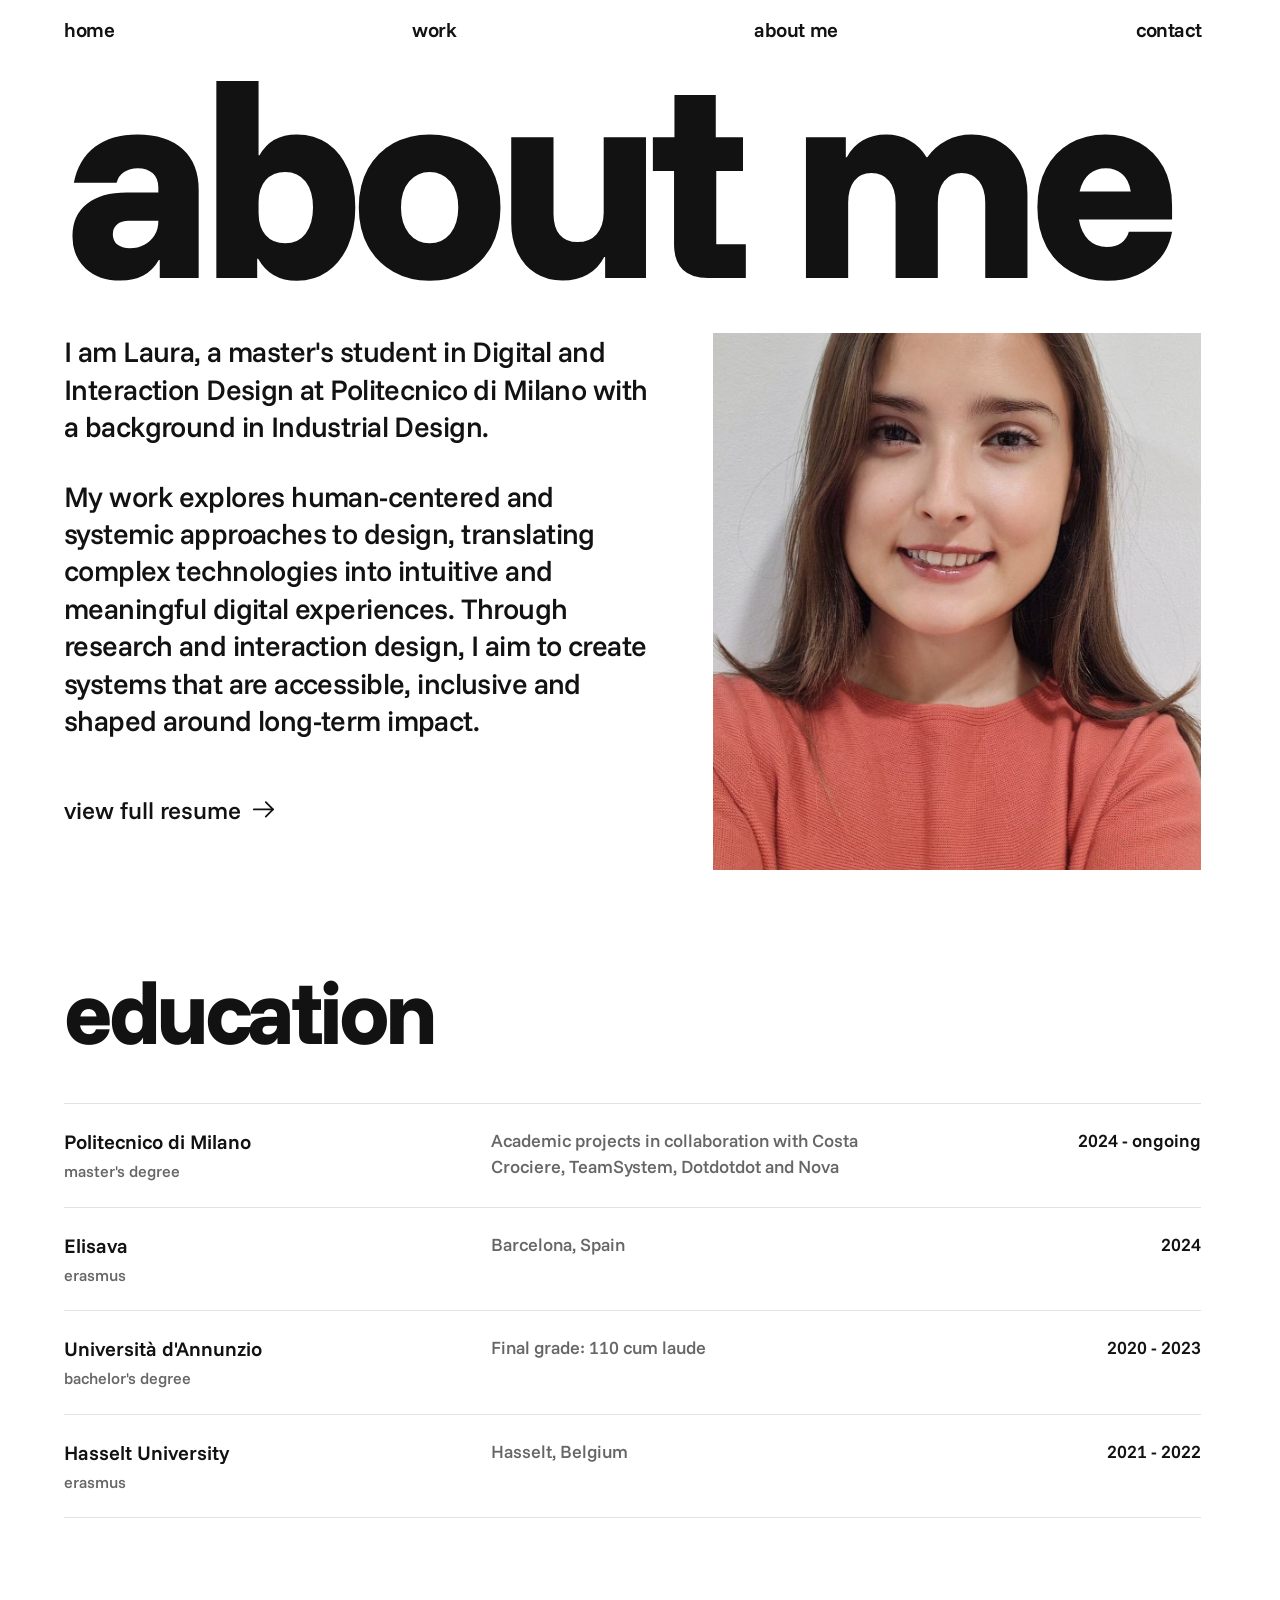
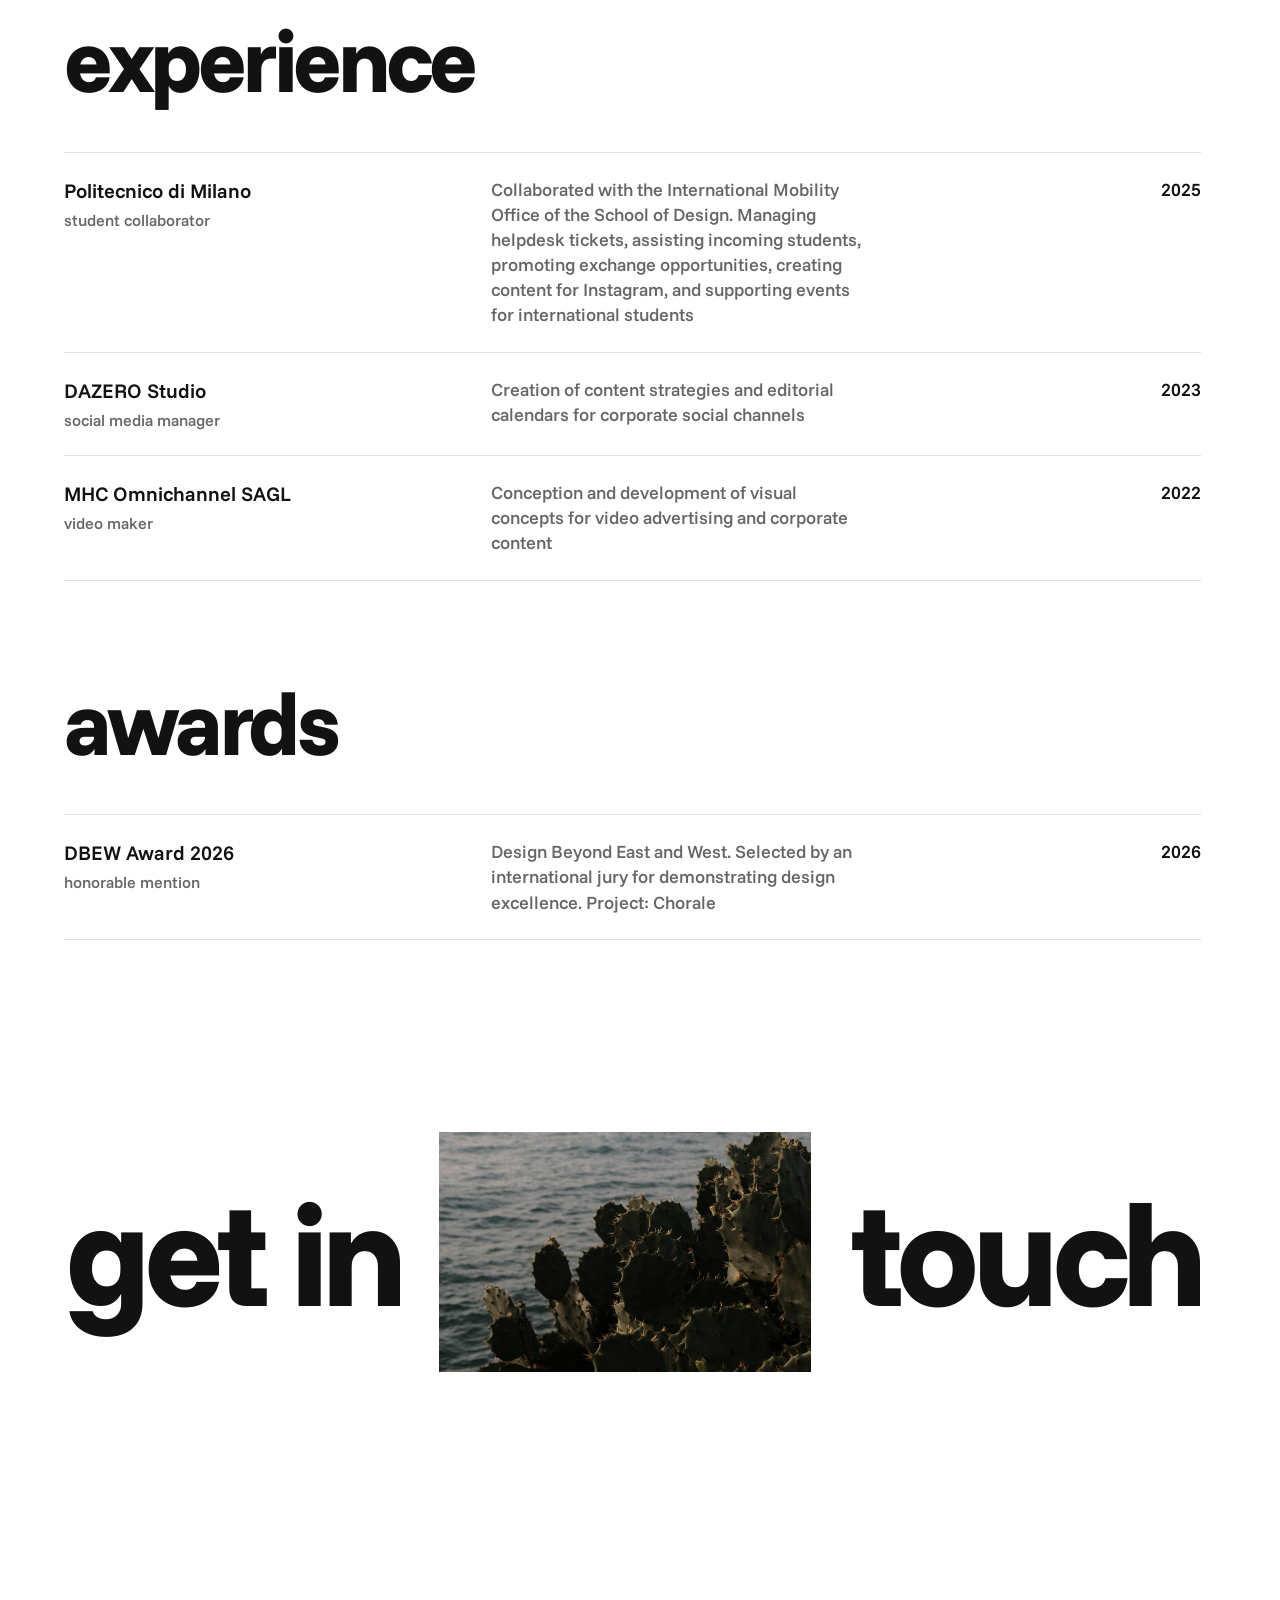
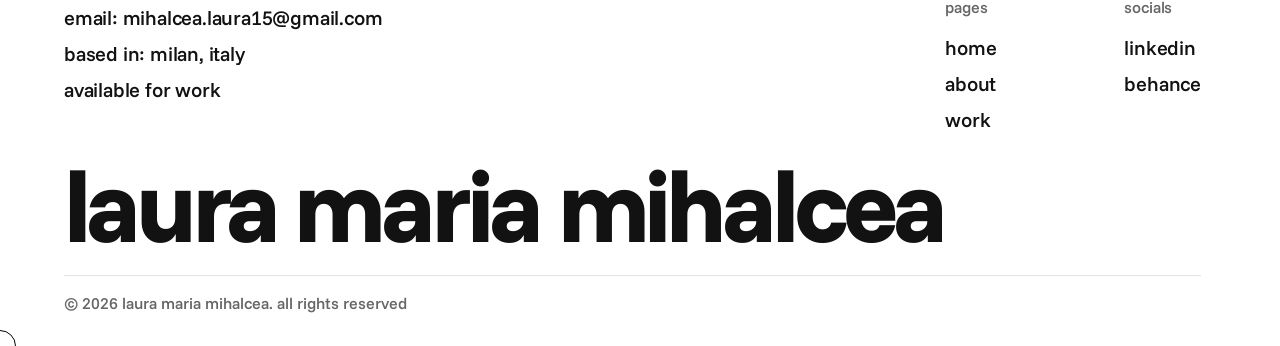
<file: about.html>
﻿<!DOCTYPE html>
<html lang="en">

<head>
    <meta charset="UTF-8">
    <meta name="viewport" content="width=device-width, initial-scale=1.0">
    <title>About Me - Laura Maria Mihalcea</title>
    <link rel="preconnect" href="https://fonts.googleapis.com">
    <link rel="preconnect" href="https://fonts.gstatic.com" crossorigin>
    <link href="https://fonts.googleapis.com/css2?family=Funnel+Sans:wght@400;500;600;700;800;900&display=block"
        rel="stylesheet">
    <link rel="stylesheet" href="style.css">
    <link rel="icon" type="image/png" href="favicon.png?v=3">
</head>

<body>
    <nav class="navbar">
        <a href="/" class="logo desktop-link">home</a>
        <a href="work.html" class="desktop-link">work</a>
        <a href="about.html" class="desktop-link">about me</a>
        <a href="#contact" class="desktop-link">contact</a>
        <button class="menu-toggle" aria-label="Toggle Menu">
            <span></span>
            <span></span>
        </button>
    </nav>

    <main class="about-page-main">
        <section class="about-hero-section">
            <h1 class="about-hero-title">about me</h1>
            <div class="about-intro-grid">
                <div class="about-intro-text">
                    <p>I am Laura, a master's student in Digital and Interaction Design at Politecnico di Milano with a
                        background in Industrial Design.</p>
                    <p>My work explores human-centered and systemic approaches to design, translating complex
                        technologies into intuitive and meaningful digital experiences. Through research and interaction
                        design, I aim to create systems that are accessible, inclusive and shaped around long-term
                        impact.</p>
                    <a href="/CV_Mihalcea.pdf" target="_blank" class="resume-button">
                        <span>view full resume</span>
                        <svg width="1.2em" height="1.2em" viewBox="0 0 24 24" fill="none" stroke="currentColor"
                            stroke-width="1.5" stroke-linecap="round" stroke-linejoin="round">
                            <line x1="4" y1="12" x2="20" y2="12"></line>
                            <polyline points="14 6 20 12 14 18"></polyline>
                        </svg>
                    </a>
                </div>
                <div class="about-intro-image">
                    <img src="laura_m_m.jpg" alt="Laura Maria Mihalcea">
                </div>
            </div>
        </section>

        <section class="cv-section" id="education">
            <h2 class="cv-section-title">education</h2>
            <div class="cv-list">
                <div class="cv-item">
                    <div class="cv-col-1">
                        <h3>Politecnico di Milano</h3>
                        <span>master's degree</span>
                    </div>
                    <div class="cv-col-2">
                        <p>Academic projects in collaboration with Costa Crociere, TeamSystem, Dotdotdot and Nova</p>
                    </div>
                    <div class="cv-col-3">
                        <span>2024 - ongoing</span>
                    </div>
                </div>
                <div class="cv-item">
                    <div class="cv-col-1">
                        <h3>Elisava</h3>
                        <span>erasmus</span>
                    </div>
                    <div class="cv-col-2">
                        <p>Barcelona, Spain</p>
                    </div>
                    <div class="cv-col-3">
                        <span>2024</span>
                    </div>
                </div>
                <div class="cv-item">
                    <div class="cv-col-1">
                        <h3>Università d'Annunzio</h3>
                        <span>bachelor's degree</span>
                    </div>
                    <div class="cv-col-2">
                        <p>Final grade: 110 cum laude</p>
                    </div>
                    <div class="cv-col-3">
                        <span>2020 - 2023</span>
                    </div>
                </div>
                <div class="cv-item">
                    <div class="cv-col-1">
                        <h3>Hasselt University</h3>
                        <span>erasmus</span>
                    </div>
                    <div class="cv-col-2">
                        <p>Hasselt, Belgium</p>
                    </div>
                    <div class="cv-col-3">
                        <span>2021 - 2022</span>
                    </div>
                </div>
            </div>
        </section>

        <section class="cv-section">
            <h2 class="cv-section-title">experience</h2>
            <div class="cv-list">
                <div class="cv-item">
                    <div class="cv-col-1">
                        <h3>Politecnico di Milano</h3>
                        <span>student collaborator</span>
                    </div>
                    <div class="cv-col-2">
                        <p>Collaborated with the International Mobility Office of the School of Design. Managing
                            helpdesk tickets, assisting incoming students, promoting exchange opportunities, creating
                            content for Instagram, and supporting events for international students</p>
                    </div>
                    <div class="cv-col-3">
                        <span>2025</span>
                    </div>
                </div>
                <div class="cv-item">
                    <div class="cv-col-1">
                        <h3>DAZERO Studio</h3>
                        <span>social media manager</span>
                    </div>
                    <div class="cv-col-2">
                        <p>Creation of content strategies and editorial calendars for corporate social channels</p>
                    </div>
                    <div class="cv-col-3">
                        <span>2023</span>
                    </div>
                </div>
                <div class="cv-item">
                    <div class="cv-col-1">
                        <h3>MHC Omnichannel SAGL</h3>
                        <span>video maker</span>
                    </div>
                    <div class="cv-col-2">
                        <p>Conception and development of visual concepts for video advertising and corporate content</p>
                    </div>
                    <div class="cv-col-3">
                        <span>2022</span>
                    </div>
                </div>
            </div>
        </section>

        <section class="cv-section">
            <h2 class="cv-section-title">awards</h2>
            <div class="cv-list">
                <div class="cv-item">
                    <div class="cv-col-1">
                        <h3>DBEW Award 2026</h3>
                        <span>honorable mention</span>
                    </div>
                    <div class="cv-col-2">
                        <p>Design Beyond East and West. Selected by an international jury for demonstrating design
                            excellence. Project: Chorale</p>
                    </div>
                    <div class="cv-col-3">
                        <span>2026</span>
                    </div>
                </div>
            </div>
        </section>

        <section id="contact" class="contact-section">
            <h2 class="contact-headline">
                <span class="contact-text-left">get in</span>
                <a href="mailto:mihalcea.laura15@gmail.com" class="contact-loop-link">
                    <img src="loop_1.jpg" alt="Get in touch" class="contact-loop-img" id="contactLoopImg">
                </a>
                <span class="contact-text-right">touch</span>
            </h2>
        </section>
    </main>

    <footer class="site-footer">
        <div class="footer-top-area">
            <div class="footer-col left-col">
                <div class="footer-status-indicator"></div>
                <p>email: <a href="mailto:mihalcea.laura15@gmail.com">mihalcea.laura15@gmail.com</a></p>
                <p>based in: milan, italy</p>
                <p><a href="#contact" class="available-link">available for work</a></p>
            </div>

            <div class="footer-right-cols">
                <div class="footer-col">
                    <p class="footer-label">pages</p>
                    <a href="/">home</a>
                    <a href="about.html">about</a>
                    <a href="index.html#work">work</a>
                </div>

                <div class="footer-col">
                    <p class="footer-label">socials</p>
                    <a href="https://www.linkedin.com/in/lm-mihalcea/" target="_blank">linkedin</a>
                    <a href="https://www.behance.net/lauramariamihalcea" target="_blank">behance</a>
                </div>
            </div>
        </div>

        <div class="footer-bottom">
            <h2 class="huge-name">laura maria mihalcea</h2>
            <hr class="footer-line">
            <div class="footer-copyright-area">
                <p class="copyright">&copy; 2026 laura maria mihalcea. all rights reserved</p>
            </div>
        </div>
    </footer>

    <script src="main.js"></script>
</body>

</html>
</file>
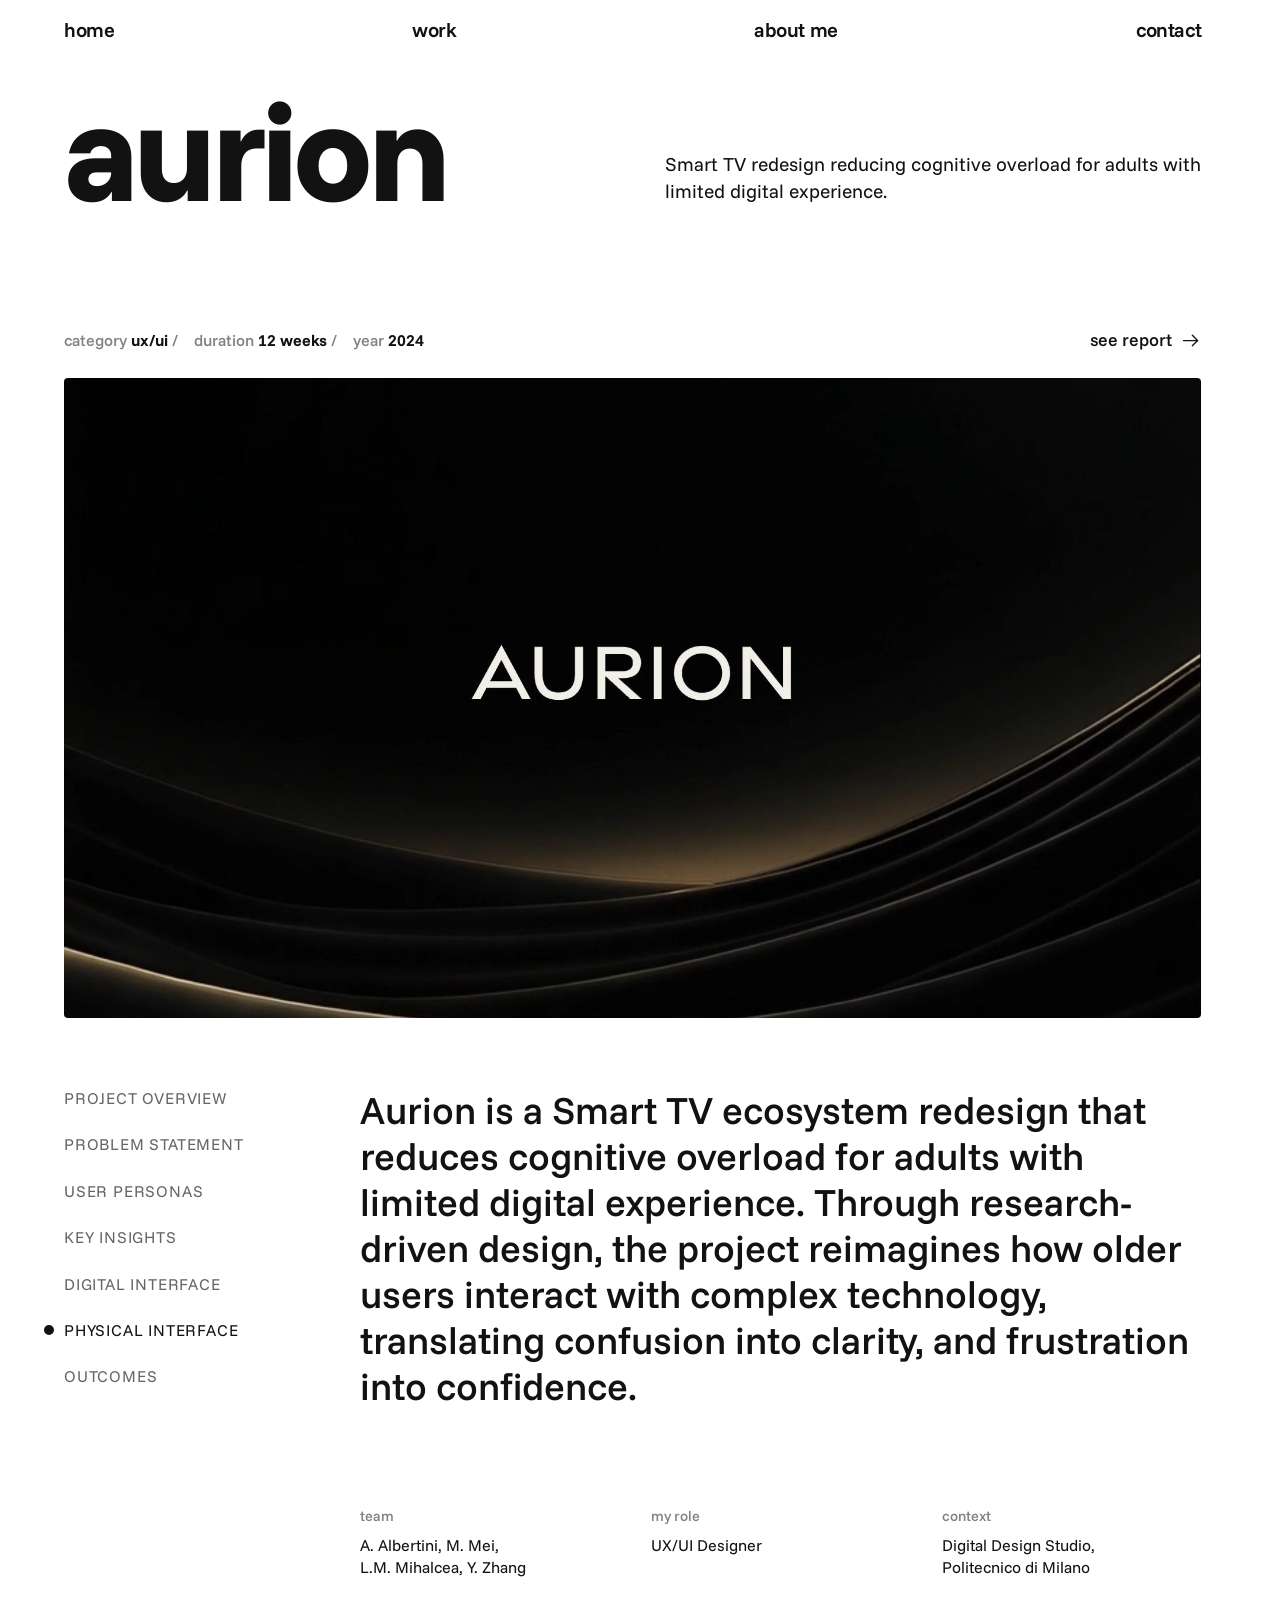
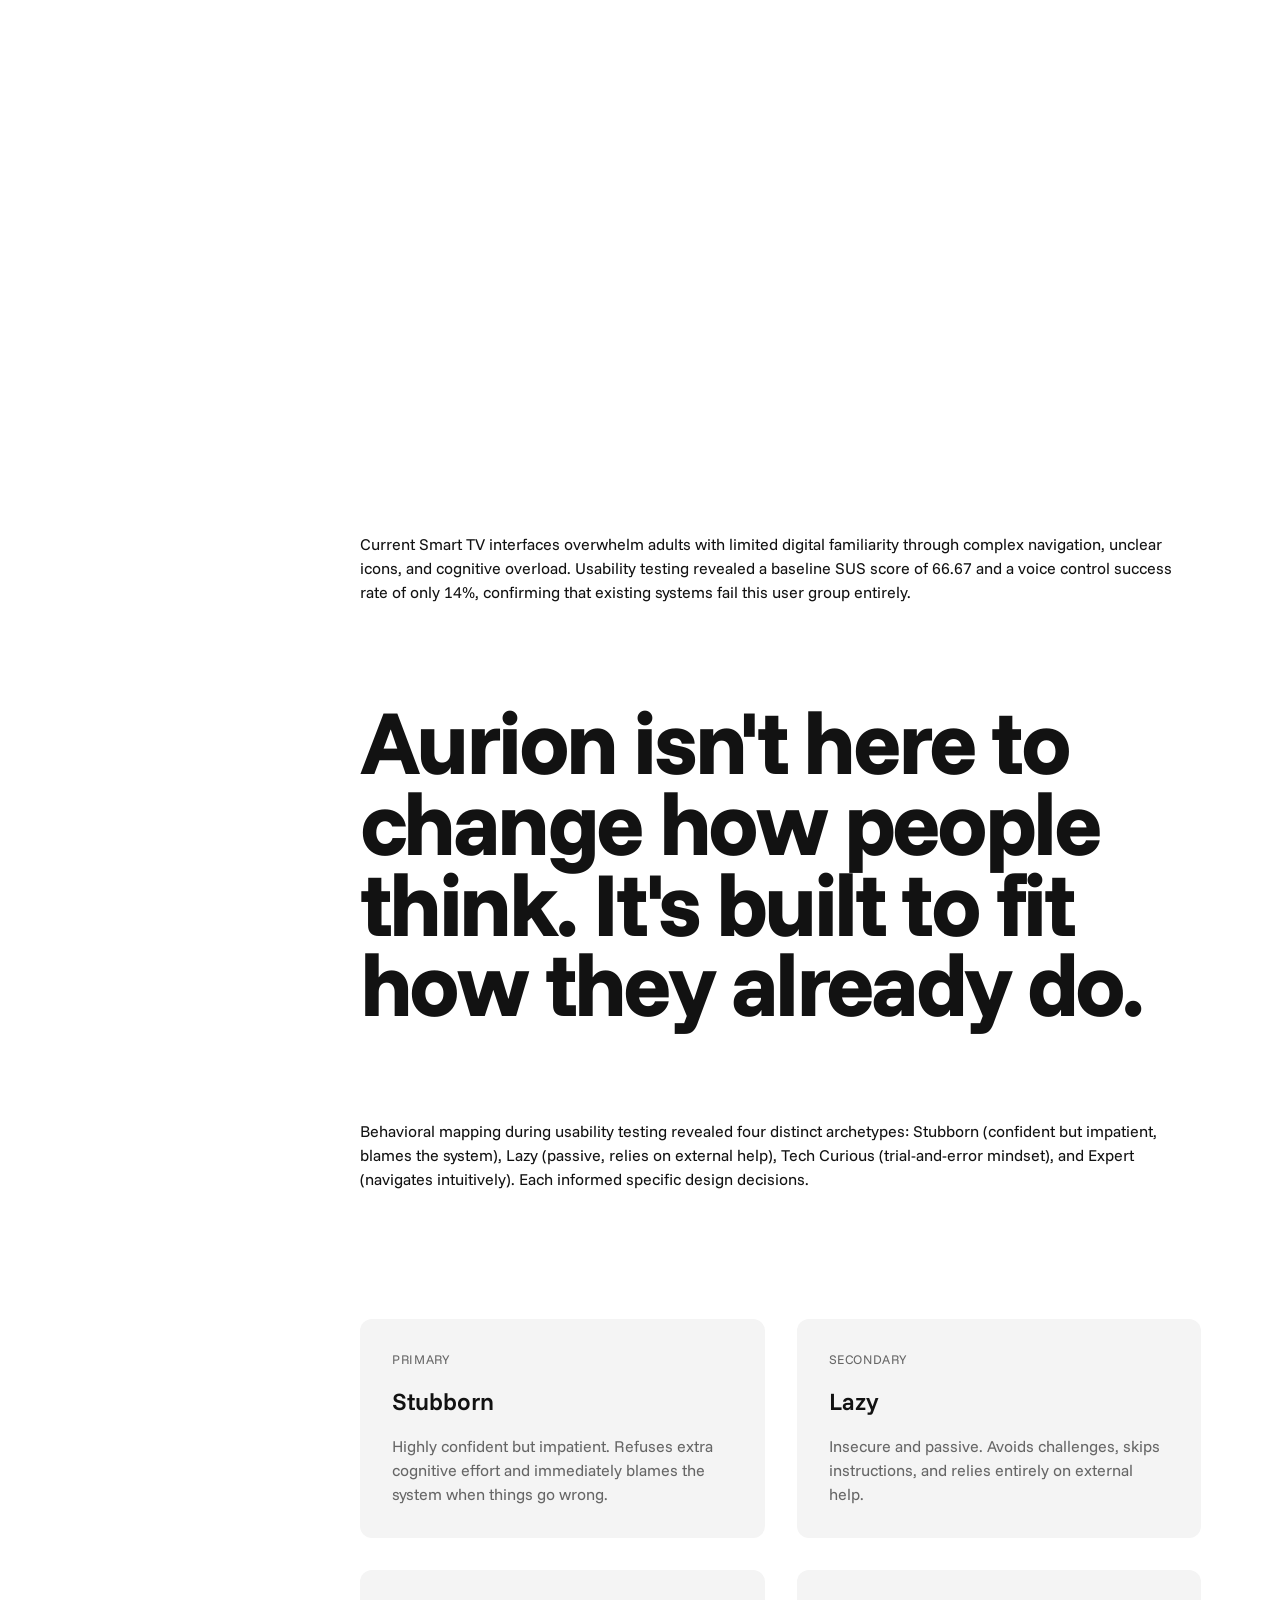
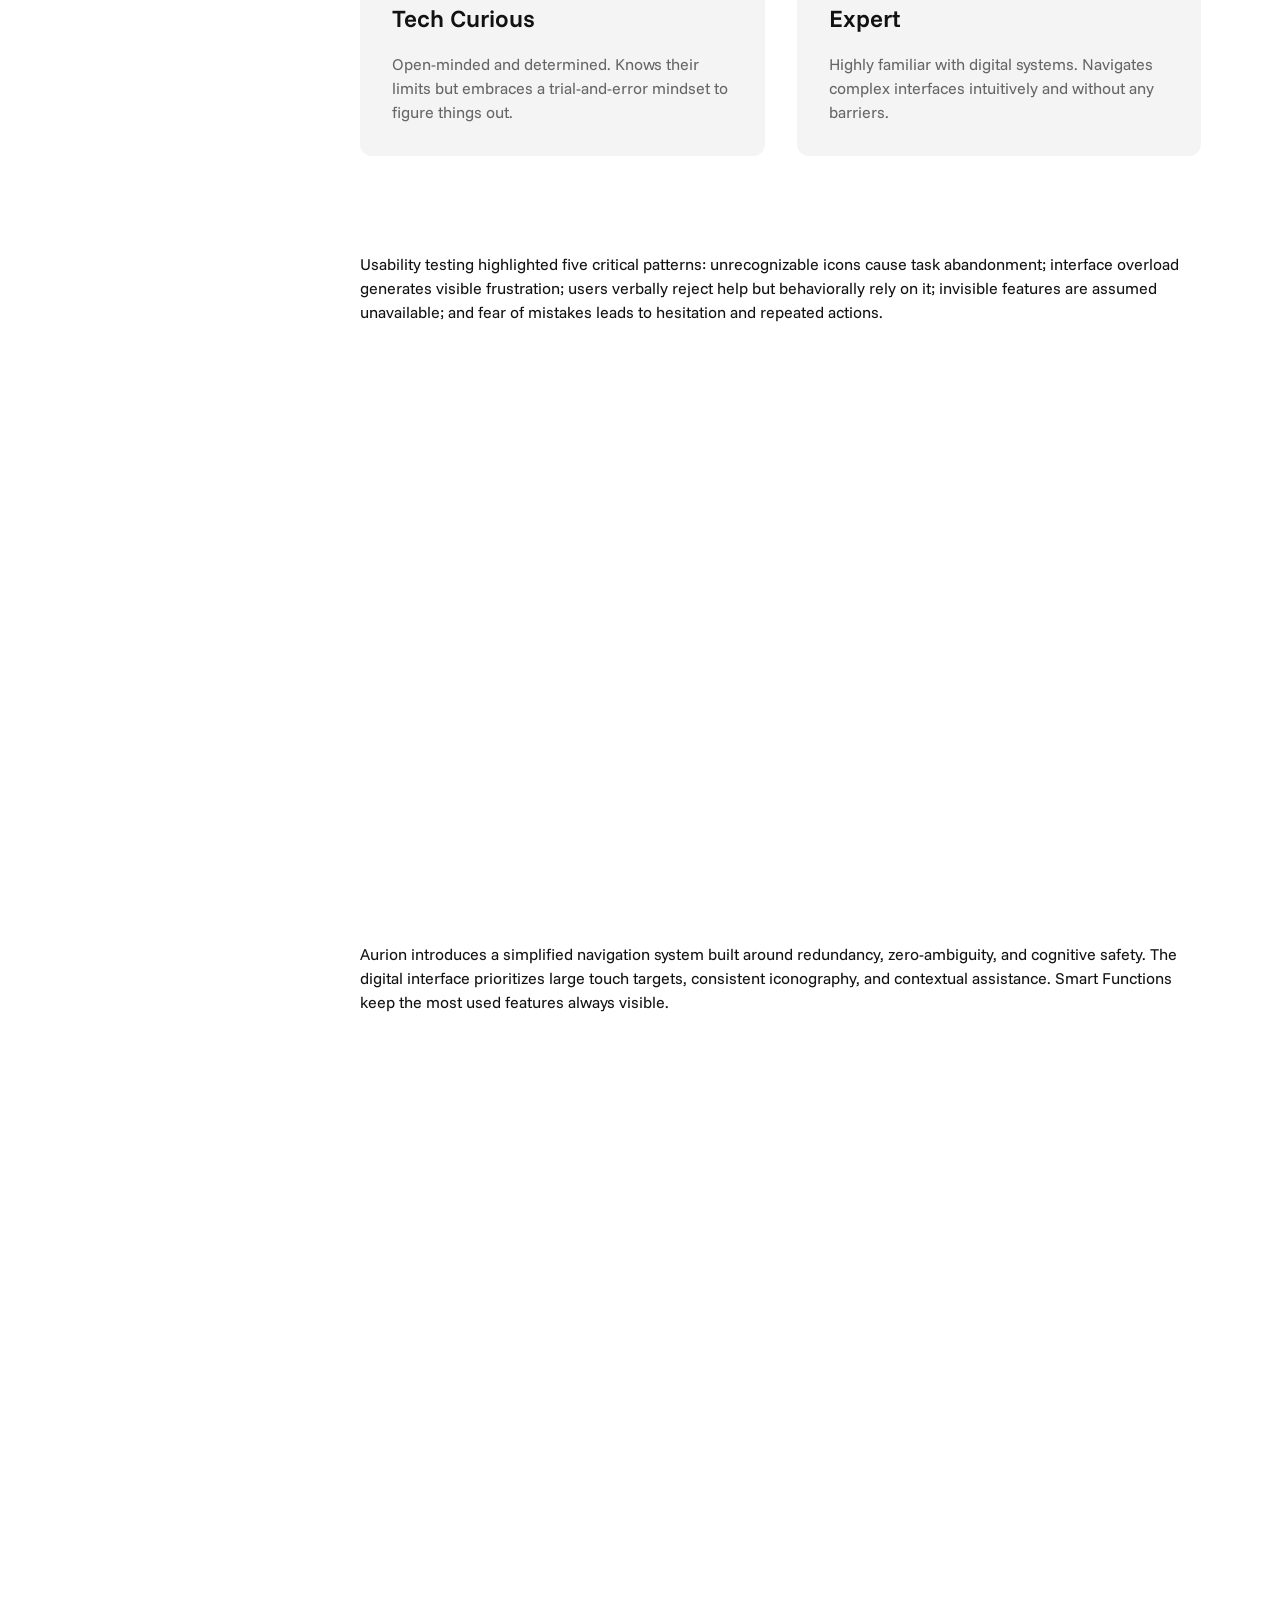
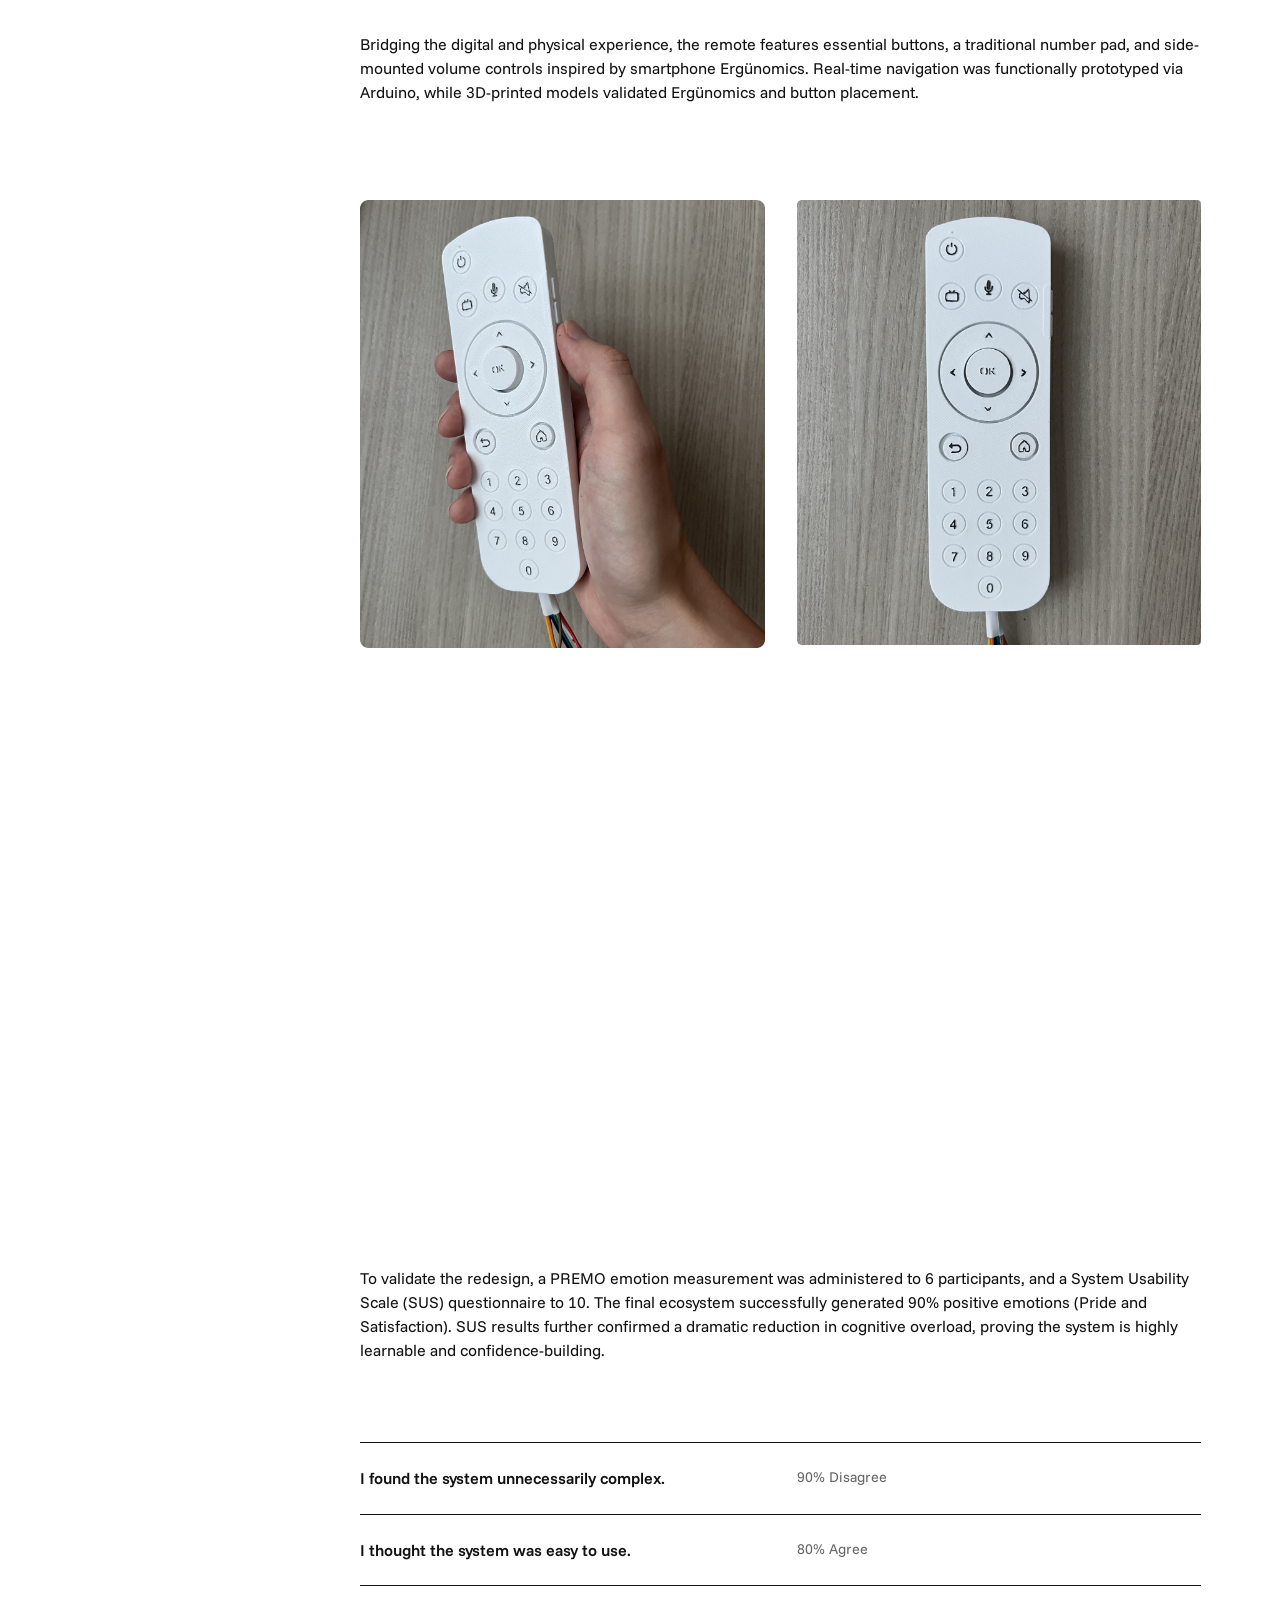
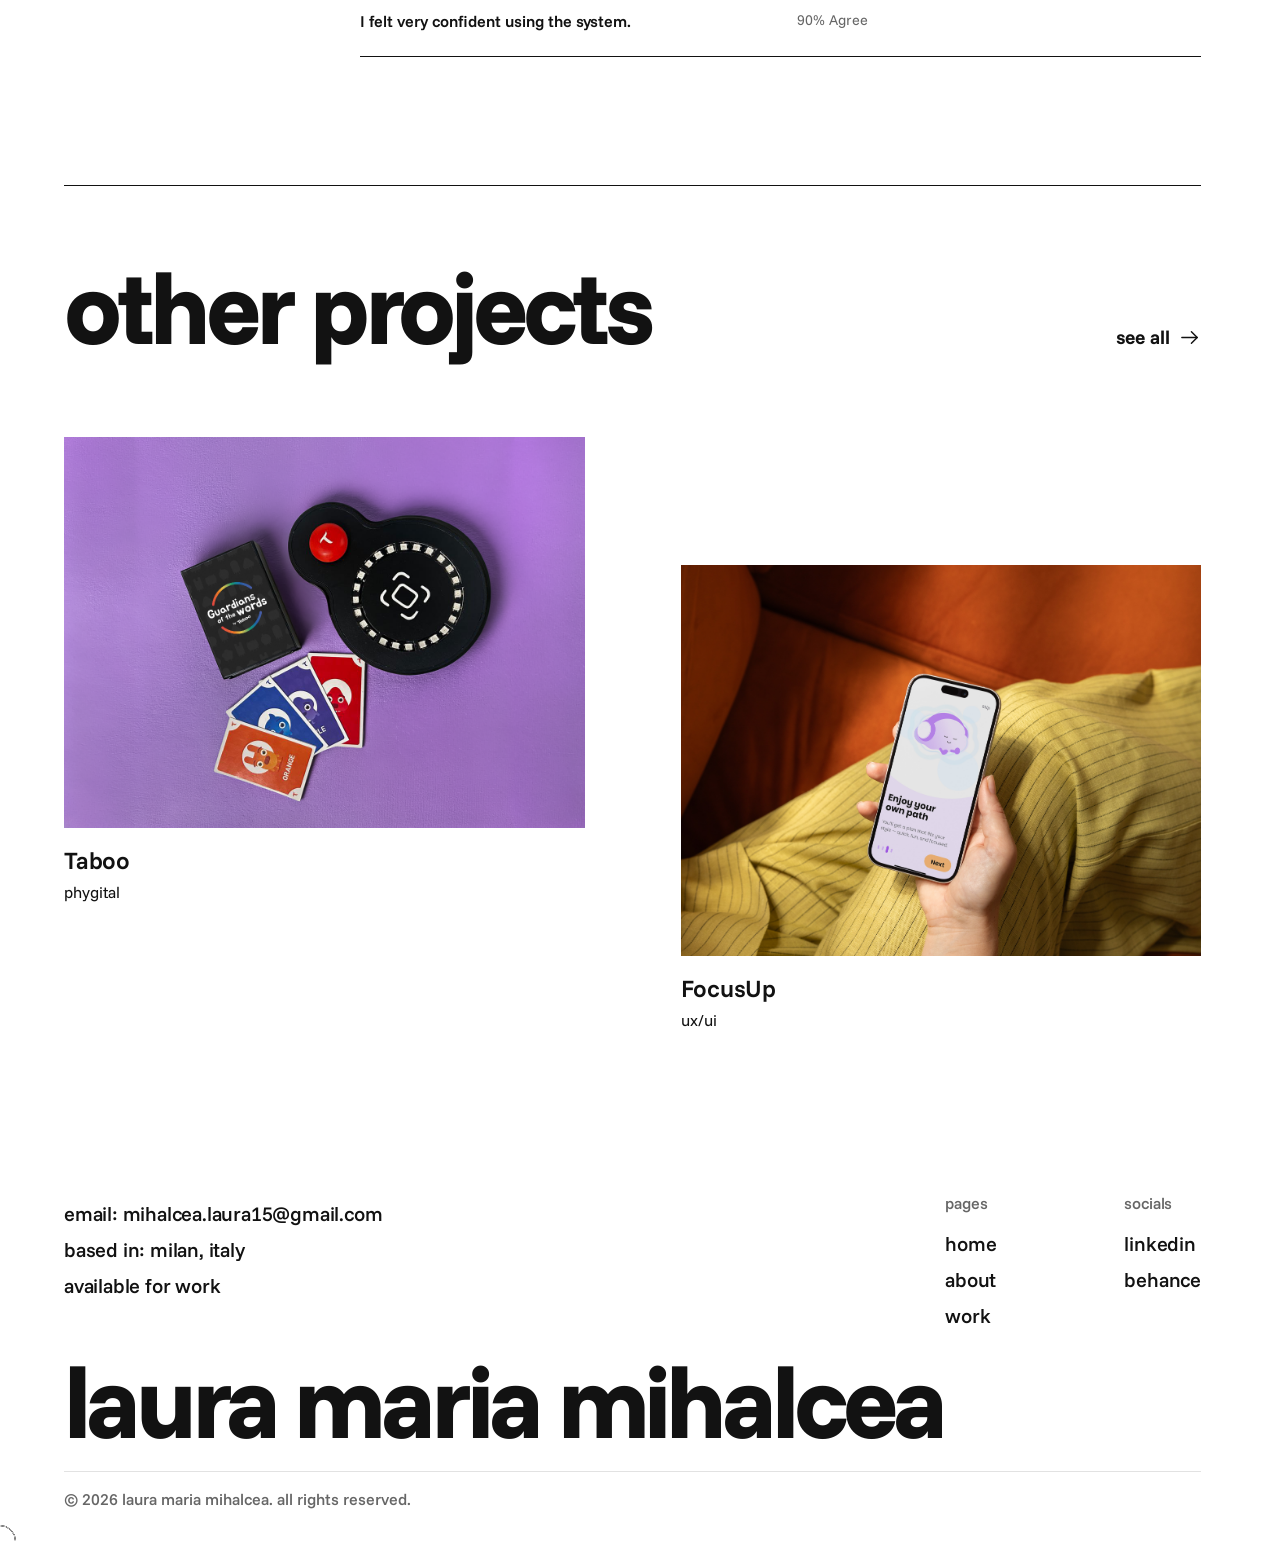
<file: aurion.html>
﻿<!DOCTYPE html>
<html lang="en">

<head>
    <meta charset="UTF-8">
    <meta name="viewport" content="width=device-width, initial-scale=1.0">
    <title>Aurion - Laura Maria Mihalcea</title>
    <link rel="preconnect" href="https://fonts.googleapis.com">
    <link rel="preconnect" href="https://fonts.gstatic.com" crossorigin>
    <link href="https://fonts.googleapis.com/css2?family=Funnel+Sans:ital,wght@0,300..800;1,300..800&display=block"
        rel="stylesheet">
    <link rel="stylesheet" href="style.css">
    <link rel="icon" type="image/png" href="favicon.png?v=3">
</head>

<body>
    <nav class="navbar">
        <a href="/" class="logo desktop-link">home</a>
        <a href="work.html" class="desktop-link">work</a>
        <a href="about.html" class="desktop-link">about me</a>
        <a href="index.html#contact" class="desktop-link">contact</a>
        <button class="menu-toggle" aria-label="Toggle Menu">
            <span></span>
            <span></span>
        </button>
    </nav>

    <main class="project-page-main experimental-layout">
        <header class="project-header">
            <div class="project-title-row">
                <h1 class="huge-name">aurion</h1>
                <p class="project-subtitle">Smart TV redesign reducing cognitive overload for adults with limited
                    digital experience.</p>
            </div>
            <div class="project-meta-container"
                style="display: flex; justify-content: space-between; align-items: baseline; flex-wrap: wrap; gap: 1rem;">
                <div class="project-meta">
                    <span>category <strong>UX/UI</strong> /</span>
                    <span>duration <strong>12 weeks</strong> /</span>
                    <span>year <strong>2024</strong></span>
                </div>
                <a href="https://polimi365-my.sharepoint.com/:b:/g/personal/11011849_polimi_it/IQCXcHN286PfT5QodiaAe620Aa-NM18oBAyf5mYF1qrBGW4?e=OOuuk0"
                    target="_blank" class="resume-button"
                    style="font-size: 1.1rem; position: relative; padding-bottom: 0.2rem;">
                    <span>see report</span>
                    <svg width="1.2em" height="1.2em" viewBox="0 0 24 24" fill="none" stroke="currentColor"
                        stroke-width="1.5" stroke-linecap="round" stroke-linejoin="round">
                        <line x1="4" y1="12" x2="20" y2="12"></line>
                        <polyline points="14 6 20 12 14 18"></polyline>
                    </svg>
                </a>
            </div>
        </header>

        <section class="project-hero">
            <img src="aurion_cover.jpg" alt="Aurion cover">
        </section>
        <div class="project-split-layout">
            <aside class="project-sidebar">
                <nav class="project-index">
                    <ul>
                        <li><a href="#overview">project overview</a></li>
                        <li><a href="#problem">problem statement</a></li>
                        <li><a href="#personas">user personas</a></li>
                        <li><a href="#insights">key insights</a></li>
                        <li><a href="#digital">digital interface</a></li>
                        <li><a href="#physical">physical interface</a></li>
                        <li><a href="#outcomes">outcomes</a></li>
                    </ul>
                </nav>
            </aside>
            <div class="project-content">

                <section id="overview" class="project-overview">
                    <h3 class="mobile-section-title">project overview</h3>
                    <p class="overview-text">Aurion is a Smart TV ecosystem redesign that reduces cognitive overload for
                        adults with limited digital experience. Through research-driven design, the project reimagines
                        how older users interact with complex technology, translating confusion into clarity, and
                        frustration into confidence.</p>
                </section>

                <section class="project-details-grid">
                    <div class="detail-col">
                        <h4>team</h4>
                        <p>A. Albertini, M. Mei, L.M. Mihalcea, Y. Zhang</p>
                    </div>
                    <div class="detail-col">
                        <h4>my role</h4>
                        <p>UX/UI Designer</p>
                    </div>
                    <div class="detail-col">
                        <h4>context</h4>
                        <p>Digital Design Studio, Politecnico di Milano</p>
                    </div>
                </section>

                <section class="project-media">
                    <video autoplay loop muted playsinline src="home smart.mp4"></video>
                </section>

                <section id="problem" class="project-split-text">
                    <h3 class="mobile-section-title">problem statement</h3>
                    <p>Current Smart TV interfaces overwhelm adults with limited digital familiarity through complex
                        navigation, unclear icons, and cognitive overload. Usability testing revealed a baseline SUS
                        score of 66.67 and a voice control success rate of only 14%, confirming that existing systems
                        fail this user group entirely.</p>
                </section>

                <section class="project-quote">
                    <h2 class="huge-name"
                        style="font-size: clamp(3rem, 7vw, 10rem); line-height: 0.9; letter-spacing: -0.04em; white-space: normal; overflow: visible;">
                        Aurion isn't here to change how people think. It's built to fit how they already do.</h2>
                </section>

                <section id="personas" class="project-split-text">
                    <h3 class="mobile-section-title">user personas</h3>
                    <p>Behavioral mapping during usability testing revealed four distinct archetypes: Stubborn
                        (confident but impatient, blames the system), Lazy (passive, relies on external help), Tech
                        Curious (trial-and-error mindset), and Expert (navigates intuitively). Each informed specific
                        design decisions.</p>
                </section>

                <section class="personas-grid">
                    <div class="persona-card">
                        <span class="persona-tag">Primary</span>
                        <h4 class="persona-title">Stubborn</h4>
                        <p class="persona-text">Highly confident but impatient. Refuses extra cognitive effort and
                            immediately blames the system when things go wrong.</p>
                    </div>
                    <div class="persona-card">
                        <span class="persona-tag">Secondary</span>
                        <h4 class="persona-title">Lazy</h4>
                        <p class="persona-text">Insecure and passive. Avoids challenges, skips instructions, and relies
                            entirely on external help.</p>
                    </div>
                    <div class="persona-card">
                        <h4 class="persona-title">Tech Curious</h4>
                        <p class="persona-text">Open-minded and determined. Knows their limits but embraces a
                            trial-and-error mindset to figure things out.</p>
                    </div>
                    <div class="persona-card">
                        <h4 class="persona-title">Expert</h4>
                        <p class="persona-text">Highly familiar with digital systems. Navigates complex interfaces
                            intuitively and without any barriers.</p>
                    </div>
                </section>

                <section id="insights" class="project-split-text">
                    <h3 class="mobile-section-title">key insights</h3>
                    <p>Usability testing highlighted five critical patterns: unrecognizable icons cause task
                        abandonment; interface overload generates visible frustration; users verbally reject help but
                        behaviorally rely on it; invisible features are assumed unavailable; and fear of mistakes leads
                        to hesitation and repeated actions.</p>
                </section>

                <section class="project-media">
                    <video autoplay loop muted playsinline src="connection smart.mp4"></video>
                </section>

                <section id="digital" class="project-split-text">
                    <h3 class="mobile-section-title">digital interface</h3>
                    <p>Aurion introduces a simplified navigation system built around redundancy, zero-ambiguity, and
                        cognitive safety. The digital interface prioritizes large touch targets, consistent iconography,
                        and contextual assistance. Smart Functions keep the most used features always visible.</p>
                </section>

                <section class="project-media">
                    <video autoplay loop muted playsinline src="Mirroring.mp4"></video>
                </section>

                <section id="physical" class="project-split-text">
                    <h3 class="mobile-section-title">physical interface</h3>
                    <p>Bridging the digital and physical experience, the remote features essential buttons, a
                        traditional number pad, and side-mounted volume controls inspired by smartphone Ergünomics.
                        Real-time navigation was functionally prototyped via Arduino, while 3D-printed models validated
                        Ergünomics and button placement.</p>
                </section>

                <section class="project-media double-img">
                    <img src="prototipo 1.png" alt="Aurion remote prototype top view">
                    <img src="prototipo 2.png" alt="Aurion remote prototype hand grip">
                </section>

                <section class="project-media">
                    <video autoplay loop muted playsinline src="Telecomando.mp4"></video>
                </section>

                <section id="outcomes" class="project-split-text">
                    <h3 class="mobile-section-title">outcomes</h3>
                    <p>To validate the redesign, a PREMO emotion measurement was administered to 6 participants, and a
                        System Usability Scale (SUS) questionnaire to 10. The final ecosystem successfully generated 90%
                        positive emotions (Pride and Satisfaction). SUS results further confirmed a dramatic reduction
                        in cognitive overload, proving the system is highly learnable and confidence-building.</p>

                    <div class="outcomes-data">
                        <div class="data-row">
                            <div class="data-question">I found the system unnecessarily complex.</div>
                            <div class="data-answers">90% Disagree</div>
                        </div>
                        <div class="data-row">
                            <div class="data-question">I thought the system was easy to use.</div>
                            <div class="data-answers">80% Agree</div>
                        </div>
                        <div class="data-row">
                            <div class="data-question">I felt very confident using the system.</div>
                            <div class="data-answers">90% Agree</div>
                        </div>
                    </div>
                </section>
            </div>
        </div>

        <section class="other-projects">
            <div class="other-projects-header">
                <h2 class="huge-name">other projects</h2>
                <a href="work.html" class="resume-button">
                    <span>see all</span>
                    <svg width="1.2em" height="1.2em" viewBox="0 0 24 24" fill="none" stroke="currentColor"
                        stroke-width="1.5" stroke-linecap="round" stroke-linejoin="round">
                        <line x1="4" y1="12" x2="20" y2="12"></line>
                        <polyline points="14 6 20 12 14 18"></polyline>
                    </svg>
                </a>
            </div>
            <div class="projects-grid">
                <a href="taboo.html" class="project-card">
                    <div class="project-image"><img src="taboo_cover.png" alt="Taboo"></div>
                    <div class="project-info">
                        <h3 class="project-title">Taboo</h3>
                        <div class="project-tags">
                            <span class="tag">phygital</span>
                        </div>
                    </div>
                </a>
                <a href="focusup.html" class="project-card">
                    <div class="project-image"><img src="focusup_cover.jpg" alt="FocusUp"></div>
                    <div class="project-info">
                        <h3 class="project-title">FocusUp</h3>
                        <div class="project-tags">
                            <span class="tag">ux/ui</span>
                        </div>
                    </div>
                </a>
                <a href="chorale.html" class="project-card">
                    <div class="project-image"><img src="chorale_cover.jpg" alt="Chorale"></div>
                    <div class="project-info">
                        <h3 class="project-title">Chorale</h3>
                        <div class="project-tags">
                            <span class="tag">speculative design</span>
                        </div>
                    </div>
                </a>
            </div>
        </section>
    </main>

    <footer class="site-footer">
        <div class="footer-top-area">
            <div class="footer-col left-col">
                <div class="footer-status-indicator"></div>
                <p>email: <a href="mailto:mihalcea.laura15@gmail.com">mihalcea.laura15@gmail.com</a></p>
                <p>based in: milan, italy</p>
                <p><a href="index.html#contact" class="available-link">available for work</a></p>
            </div>

            <div class="footer-right-cols">
                <div class="footer-col">
                    <p class="footer-label">pages</p>
                    <a href="/">home</a>
                    <a href="about.html">about</a>
                    <a href="work.html">work</a>
                </div>
                <div class="footer-col">
                    <p class="footer-label">socials</p>
                    <a href="https://www.linkedin.com/in/lm-mihalcea/" target="_blank">linkedin</a>
                    <a href="https://www.behance.net/lauramariamihalcea" target="_blank">behance</a>
                </div>
            </div>
        </div>

        <div class="footer-bottom">
            <h2 class="huge-name">laura maria mihalcea</h2>
            <hr class="footer-line">
            <div class="footer-copyright-area">
                <p class="copyright">&copy; 2026 laura maria mihalcea. all rights reserved.</p>
            </div>
        </div>
    </footer>
    <div id="custom-cursor"></div>
    <script src="main.js"></script>
</body>

</html>
</file>
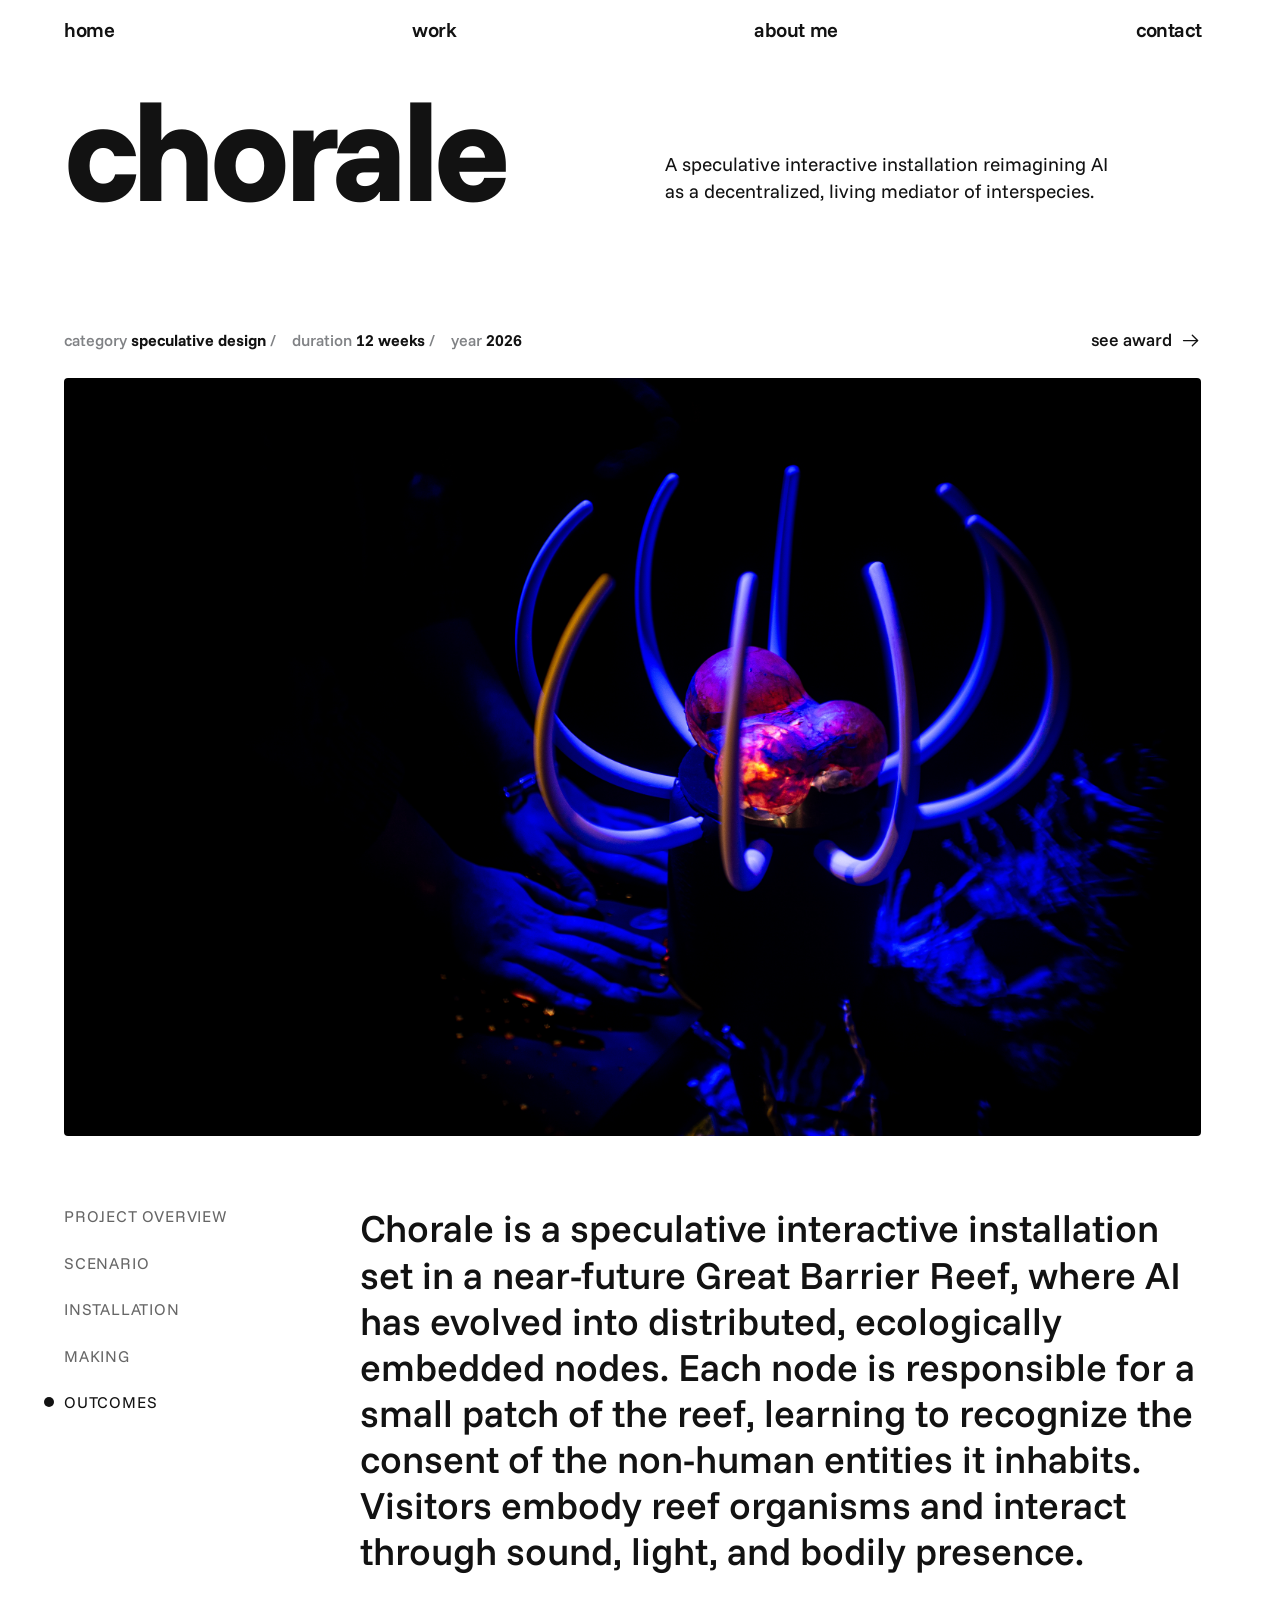
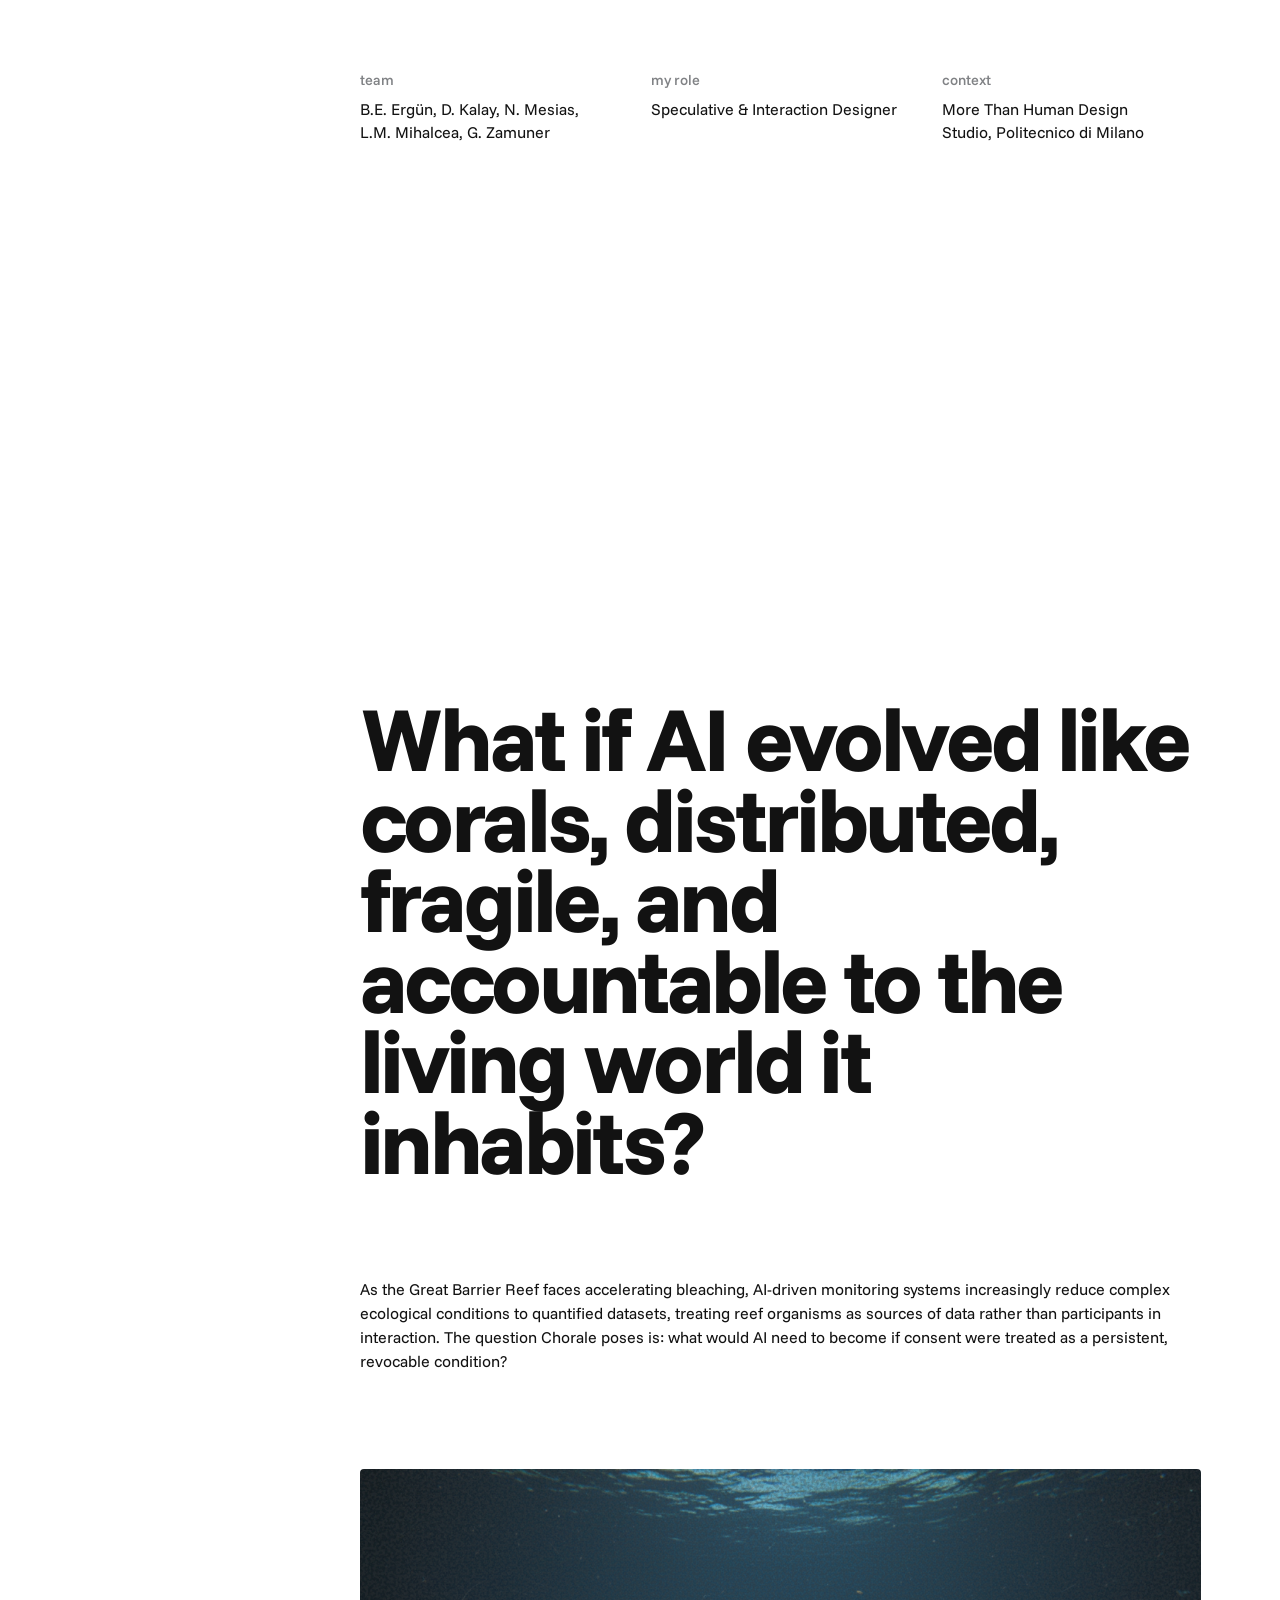
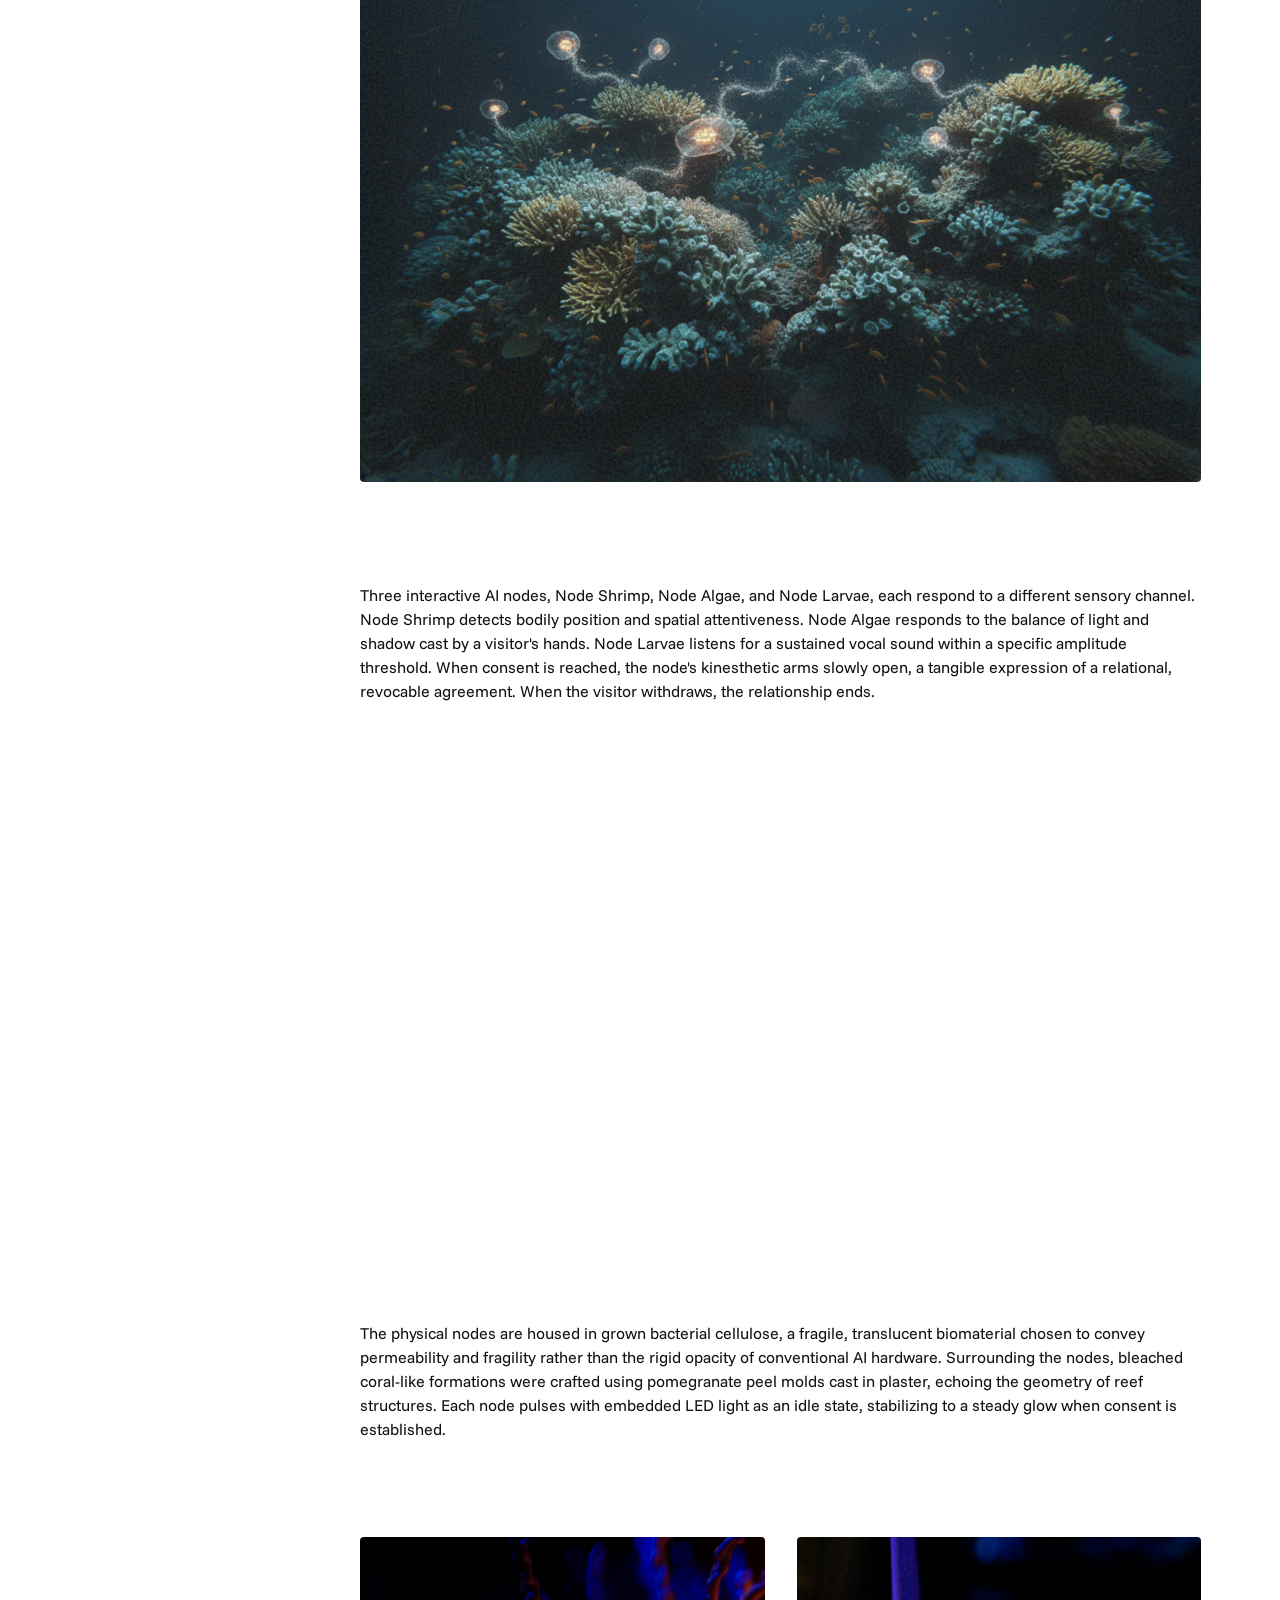
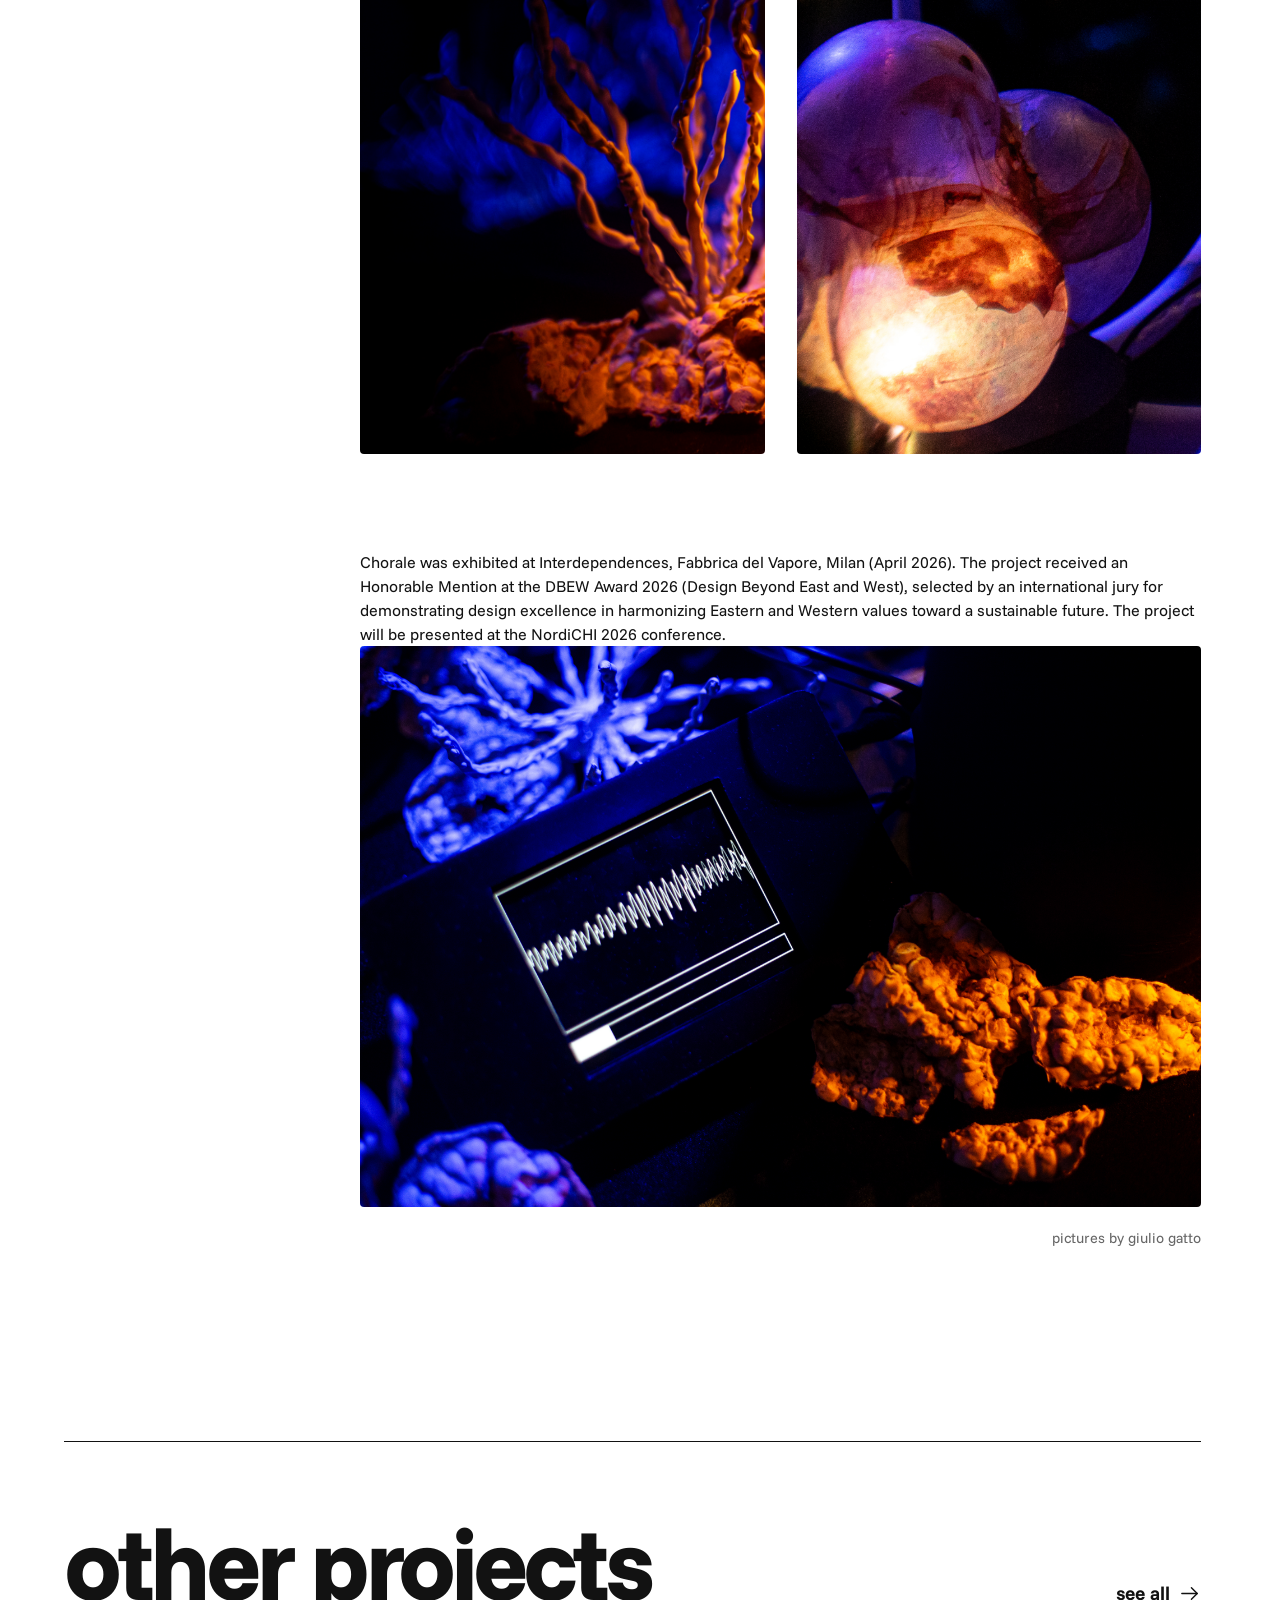
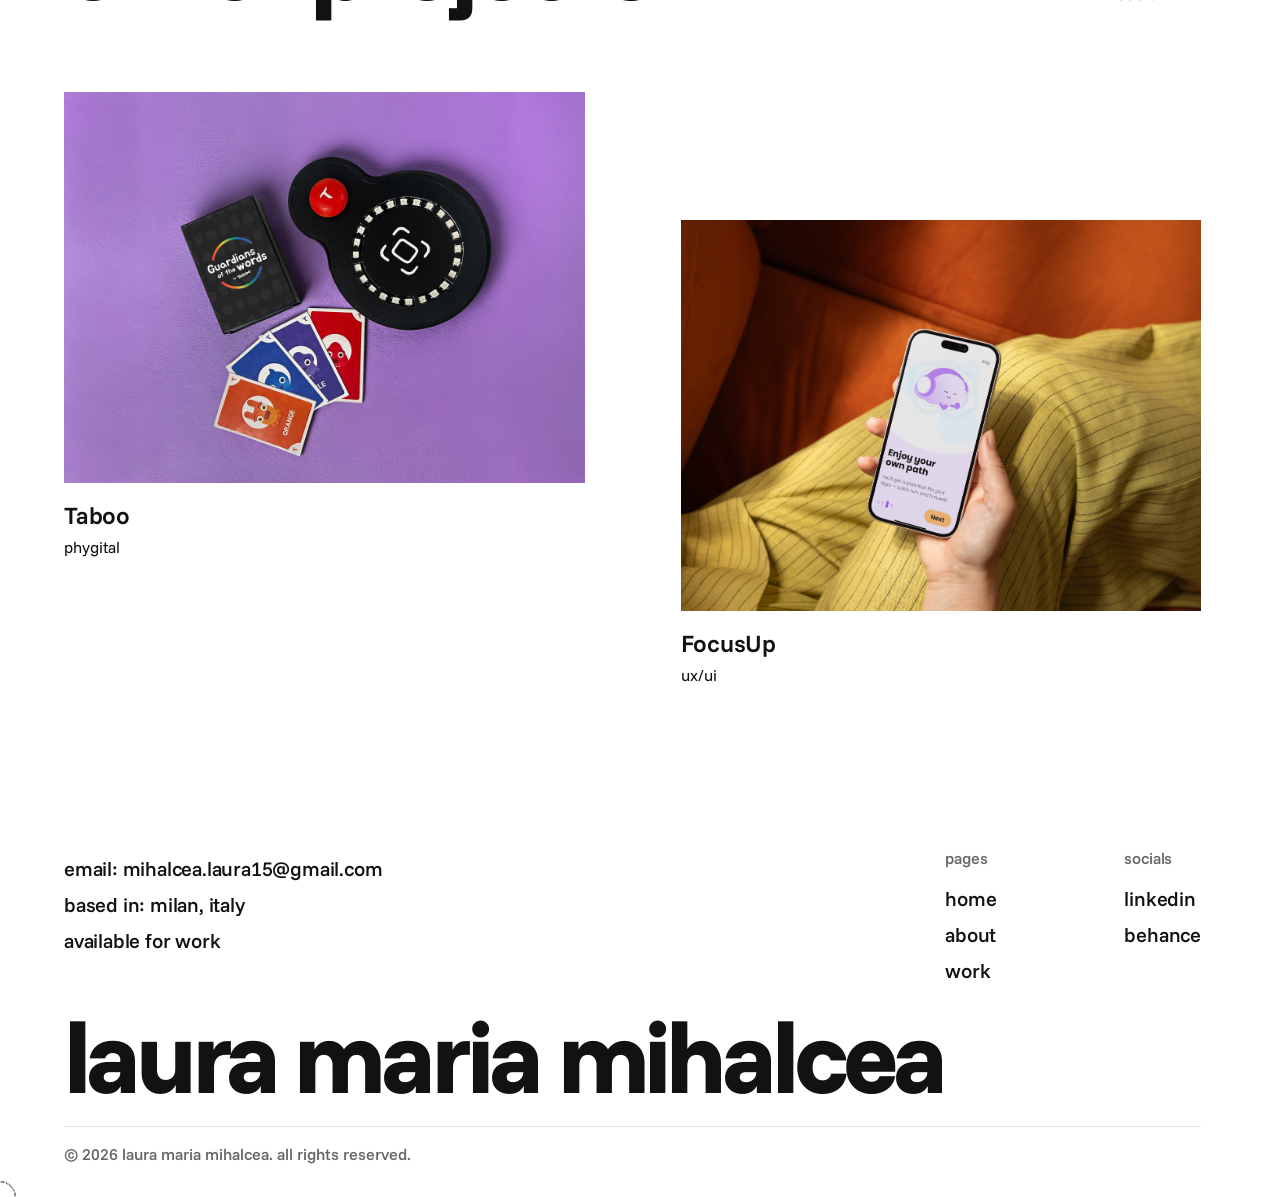
<file: chorale.html>
﻿<!DOCTYPE html>
<html lang="en">

<head>
    <meta charset="UTF-8">
    <meta name="viewport" content="width=device-width, initial-scale=1.0">
    <title>Chorale - Laura Maria Mihalcea</title>
    <link rel="preconnect" href="https://fonts.googleapis.com">
    <link rel="preconnect" href="https://fonts.gstatic.com" crossorigin>
    <link href="https://fonts.googleapis.com/css2?family=Funnel+Sans:ital,wght@0,300..800;1,300..800&display=block"
        rel="stylesheet">
    <link rel="stylesheet" href="style.css">
    <link rel="icon" type="image/png" href="favicon.png?v=3">
</head>

<body>

    <nav class="navbar">
        <a href="/" class="logo desktop-link">home</a>
        <a href="work.html" class="desktop-link">work</a>
        <a href="about.html" class="desktop-link">about me</a>
        <a href="index.html#contact" class="desktop-link">contact</a>
        <button class="menu-toggle" aria-label="Toggle Menu">
            <span></span>
            <span></span>
        </button>
    </nav>

    <main class="project-page-main experimental-layout">
        <header class="project-header">
            <div class="project-title-row">
                <h1 class="huge-name">chorale</h1>
                <p class="project-subtitle">A speculative interactive installation reimagining AI<br>as a decentralized,
                    living mediator of interspecies.</p>
            </div>
            <div class="project-meta-container"
                style="display: flex; justify-content: space-between; align-items: baseline; flex-wrap: wrap; gap: 1rem;">
                <div class="project-meta">
                    <span>category <strong>Speculative Design</strong> /</span>
                    <span>duration <strong>12 weeks</strong> /</span>
                    <span>year <strong>2026</strong></span>
                </div>
                <a href="https://polimi365-my.sharepoint.com/:b:/g/personal/11011849_polimi_it/IQCORjsh1R5rTJddCKVMbhBEAY_MGsq1PVJEZA85z7ih_Yg?e=iYFpjX"
                    target="_blank" class="resume-button"
                    style="font-size: 1.1rem; position: relative; padding-bottom: 0.2rem;">
                    <span>see award</span>
                    <svg width="1.2em" height="1.2em" viewBox="0 0 24 24" fill="none" stroke="currentColor"
                        stroke-width="1.5" stroke-linecap="round" stroke-linejoin="round">
                        <line x1="4" y1="12" x2="20" y2="12"></line>
                        <polyline points="14 6 20 12 14 18"></polyline>
                    </svg>
                </a>
            </div>
        </header>

        <section class="project-hero">
            <img src="chorale_cover.jpg" alt="Chorale cover">
        </section>

        <div class="project-split-layout">
            <aside class="project-sidebar">
                <nav class="project-index">
                    <ul>
                        <li><a href="#overview">project overview</a></li>
                        <li><a href="#scenario">scenario</a></li>
                        <li><a href="#installation">installation</a></li>
                        <li><a href="#making">making</a></li>
                        <li><a href="#outcomes">outcomes</a></li>
                    </ul>
                </nav>
            </aside>
            <div class="project-content">
                <section id="overview" class="project-overview">
                    <h3 class="mobile-section-title">project overview</h3>
                    <p class="overview-text">Chorale is a speculative interactive installation set in a near-future
                        Great Barrier Reef, where AI has evolved into distributed, ecologically embedded nodes. Each
                        node is responsible for a small patch of the reef, learning to recognize the consent of the
                        non-human entities it inhabits. Visitors embody reef organisms and interact through sound,
                        light, and bodily presence.</p>
                </section>
                <section class="project-details-grid">
                    <div class="detail-col">
                        <h4>team</h4>
                        <p>B.E. Ergün, D. Kalay, N. Mesias, L.M. Mihalcea, G. Zamuner</p>
                    </div>
                    <div class="detail-col">
                        <h4>my role</h4>
                        <p>Speculative & Interaction Designer</p>
                    </div>
                    <div class="detail-col">
                        <h4>context</h4>
                        <p>More Than Human Design Studio, Politecnico di Milano</p>
                    </div>
                </section>

                <section class="project-media">
                    <video autoplay loop muted playsinline src="chorale 1.1.mp4"></video>
                </section>

                <section class="project-quote">
                    <h2 class="huge-name"
                        style="font-size: clamp(3rem, 7vw, 10rem); line-height: 0.9; letter-spacing: -0.04em; white-space: normal; overflow: visible;">
                        What if AI evolved like corals, distributed, fragile, and accountable to the living world it
                        inhabits?</h2>
                </section>

                <section id="scenario" class="project-split-text">
                    <h3 class="mobile-section-title">scenario</h3>
                    <p>As the Great Barrier Reef faces accelerating bleaching, AI-driven monitoring systems increasingly
                        reduce complex ecological conditions to quantified datasets, treating reef organisms as sources
                        of data rather than participants in interaction. The question Chorale poses is: what would AI
                        need to become if consent were treated as a persistent, revocable condition?</p>
                </section>

                <section class="project-media">
                    <img src="nodi ai.png" alt="Chorale nodes diagram">
                </section>

                <section id="installation" class="project-split-text">
                    <h3 class="mobile-section-title">installation</h3>
                    <p>Three interactive AI nodes, Node Shrimp, Node Algae, and Node Larvae, each respond to a different
                        sensory channel. Node Shrimp detects bodily position and spatial attentiveness. Node Algae
                        responds to the balance of light and shadow cast by a visitor's hands. Node Larvae listens for a
                        sustained vocal sound within a specific amplitude threshold. When consent is reached, the node's
                        kinesthetic arms slowly open, a tangible expression of a relational, revocable agreement. When
                        the visitor withdraws, the relationship ends.</p>
                </section>

                <section class="project-media">
                    <video autoplay loop muted playsinline src="nodi.mp4"></video>
                </section>

                <section id="making" class="project-split-text">
                    <h3 class="mobile-section-title">making</h3>
                    <p>The physical nodes are housed in grown bacterial cellulose, a fragile, translucent biomaterial
                        chosen to convey permeability and fragility rather than the rigid opacity of conventional AI
                        hardware. Surrounding the nodes, bleached coral-like formations were crafted using pomegranate
                        peel molds cast in plaster, echoing the geometry of reef structures. Each node pulses with
                        embedded LED light as an idle state, stabilizing to a steady glow when consent is established.
                    </p>
                </section>

                <section class="project-media double-img">
                    <img src="coral.png" alt="Chorale coral detail">
                    <img src="node.png" alt="Chorale node detail">
                </section>

                <section id="outcomes">
                    <h3 class="mobile-section-title">outcomes</h3>
                    <div class="project-split-text" style="margin-bottom: 6rem;">
                        <p>Chorale was exhibited at Interdependences, Fabbrica del Vapore, Milan (April 2026). The
                            project received an Honorable Mention at the DBEW Award 2026 (Design Beyond East and West),
                            selected by an international jury for demonstrating design excellence in harmonizing Eastern
                            and Western values toward a sustainable future. The project will be presented at the
                            NordiCHI 2026 conference.</p>
                    </div>

                    <div class="project-media">
                        <img src="battito.jpg" alt="Chorale heartbeat tablet">
                    </div>

                    <p
                        style="text-align: right; color: var(--text-secondary); font-size: 0.9rem; margin-top: 1rem; margin-bottom: 4rem;">
                        pictures by giulio gatto</p>
                </section>

            </div>
        </div>
        <section class="other-projects">
            <div class="other-projects-header">
                <h2 class="huge-name">other projects</h2>
                <a href="work.html" class="resume-button">
                    <span>see all</span>
                    <svg width="1.2em" height="1.2em" viewBox="0 0 24 24" fill="none" stroke="currentColor"
                        stroke-width="1.5" stroke-linecap="round" stroke-linejoin="round">
                        <line x1="4" y1="12" x2="20" y2="12"></line>
                        <polyline points="14 6 20 12 14 18"></polyline>
                    </svg>
                </a>
            </div>
            <div class="projects-grid">
                <a href="taboo.html" class="project-card">
                    <div class="project-image"><img src="taboo_cover.png" alt="Taboo"></div>
                    <div class="project-info">
                        <h3 class="project-title">Taboo</h3>
                        <div class="project-tags">
                            <span class="tag">phygital</span>
                        </div>
                    </div>
                </a>
                <a href="focusup.html" class="project-card">
                    <div class="project-image"><img src="focusup_cover.jpg" alt="FocusUp"></div>
                    <div class="project-info">
                        <h3 class="project-title">FocusUp</h3>
                        <div class="project-tags">
                            <span class="tag">ux/ui</span>
                        </div>
                    </div>
                </a>
                <a href="aurion.html" class="project-card">
                    <div class="project-image"><img src="aurion_cover.jpg" alt="Aurion"></div>
                    <div class="project-info">
                        <h3 class="project-title">Aurion</h3>
                        <div class="project-tags">
                            <span class="tag">ux/ui</span>
                        </div>
                    </div>
                </a>
            </div>
        </section>
    </main>

    <footer class="site-footer">
        <div class="footer-top-area">
            <div class="footer-col left-col">
                <div class="footer-status-indicator"></div>
                <p>email: <a href="mailto:mihalcea.laura15@gmail.com">mihalcea.laura15@gmail.com</a></p>
                <p>based in: milan, italy</p>
                <p><a href="index.html#contact" class="available-link">available for work</a></p>
            </div>

            <div class="footer-right-cols">
                <div class="footer-col">
                    <p class="footer-label">pages</p>
                    <a href="/">home</a>
                    <a href="about.html">about</a>
                    <a href="work.html">work</a>
                </div>
                <div class="footer-col">
                    <p class="footer-label">socials</p>
                    <a href="https://www.linkedin.com/in/lm-mihalcea/" target="_blank">linkedin</a>
                    <a href="https://www.behance.net/lauramariamihalcea" target="_blank">behance</a>
                </div>
            </div>
        </div>

        <div class="footer-bottom">
            <h2 class="huge-name">laura maria mihalcea</h2>
            <hr class="footer-line">
            <div class="footer-copyright-area">
                <p class="copyright">&copy; 2026 laura maria mihalcea. all rights reserved.</p>
            </div>
        </div>
    </footer>
    <div id="custom-cursor"></div>
    <script src="main.js"></script>
</body>

</html>
</file>
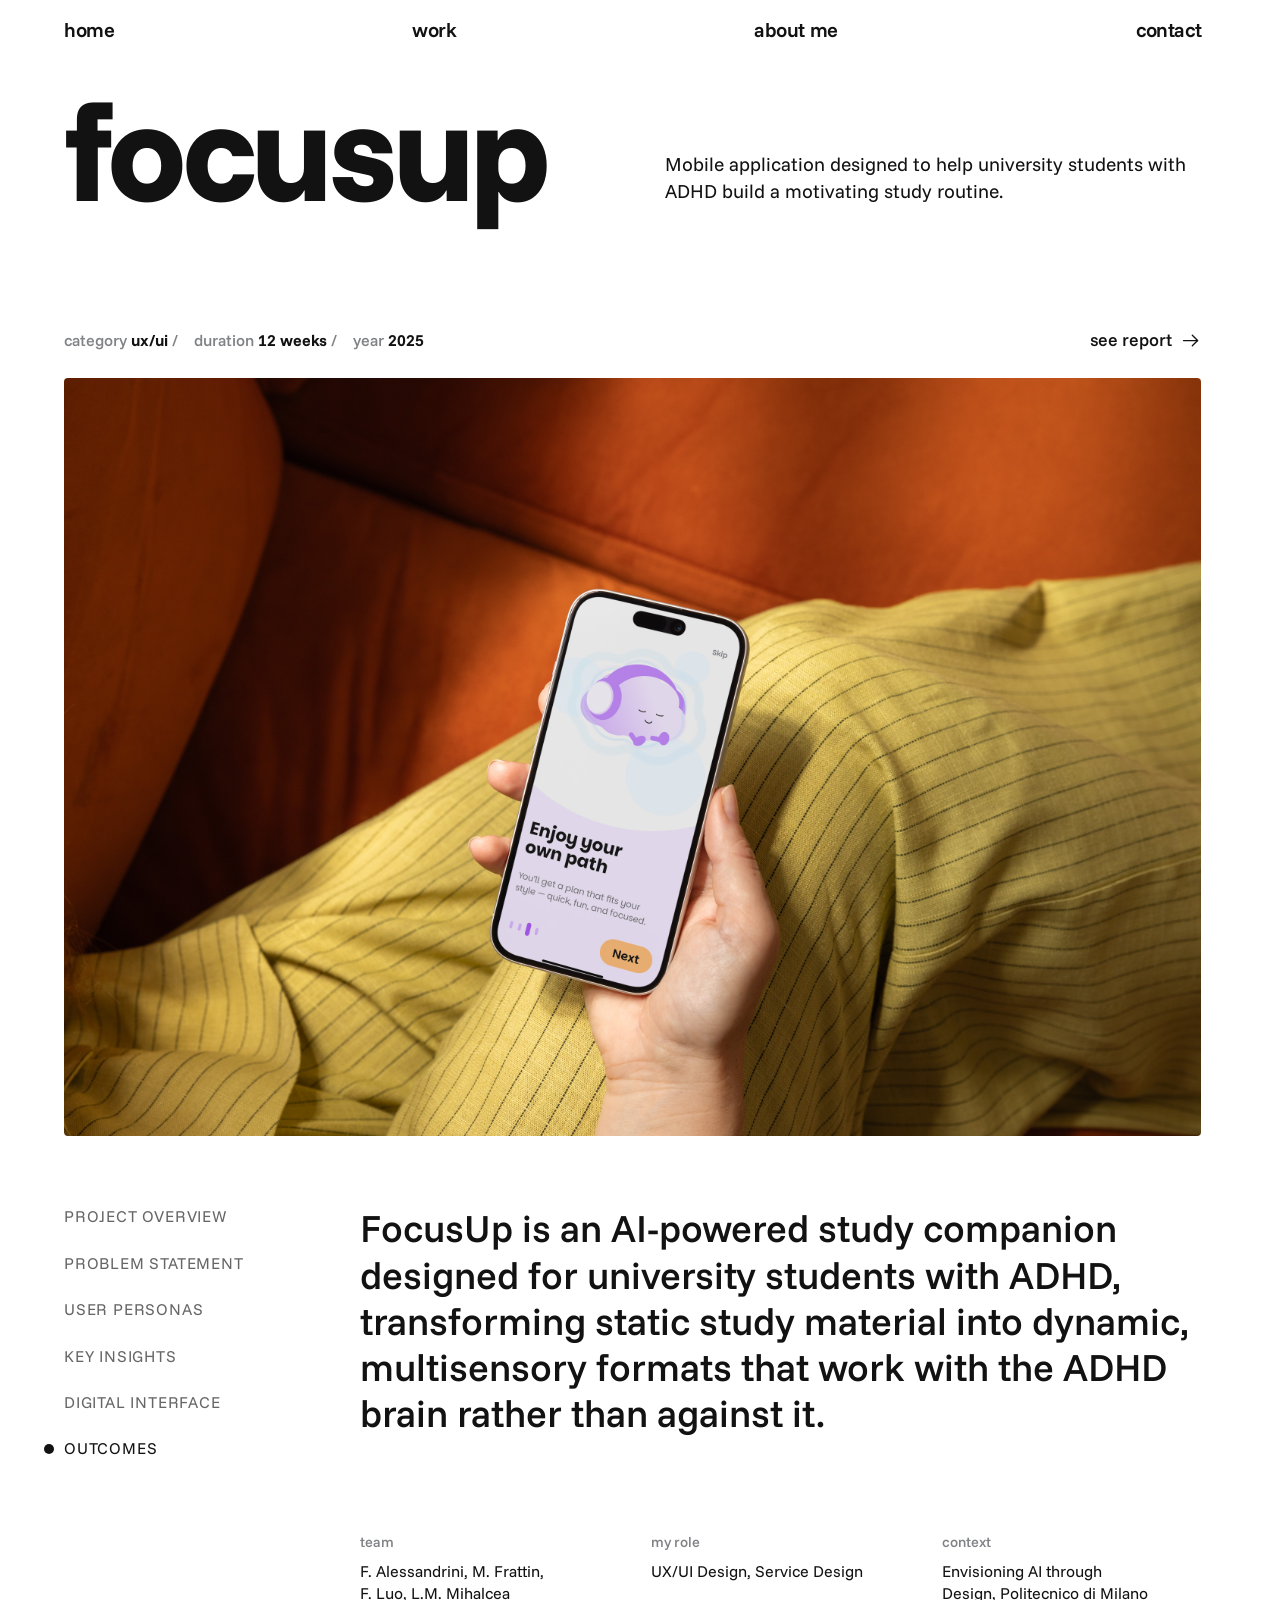
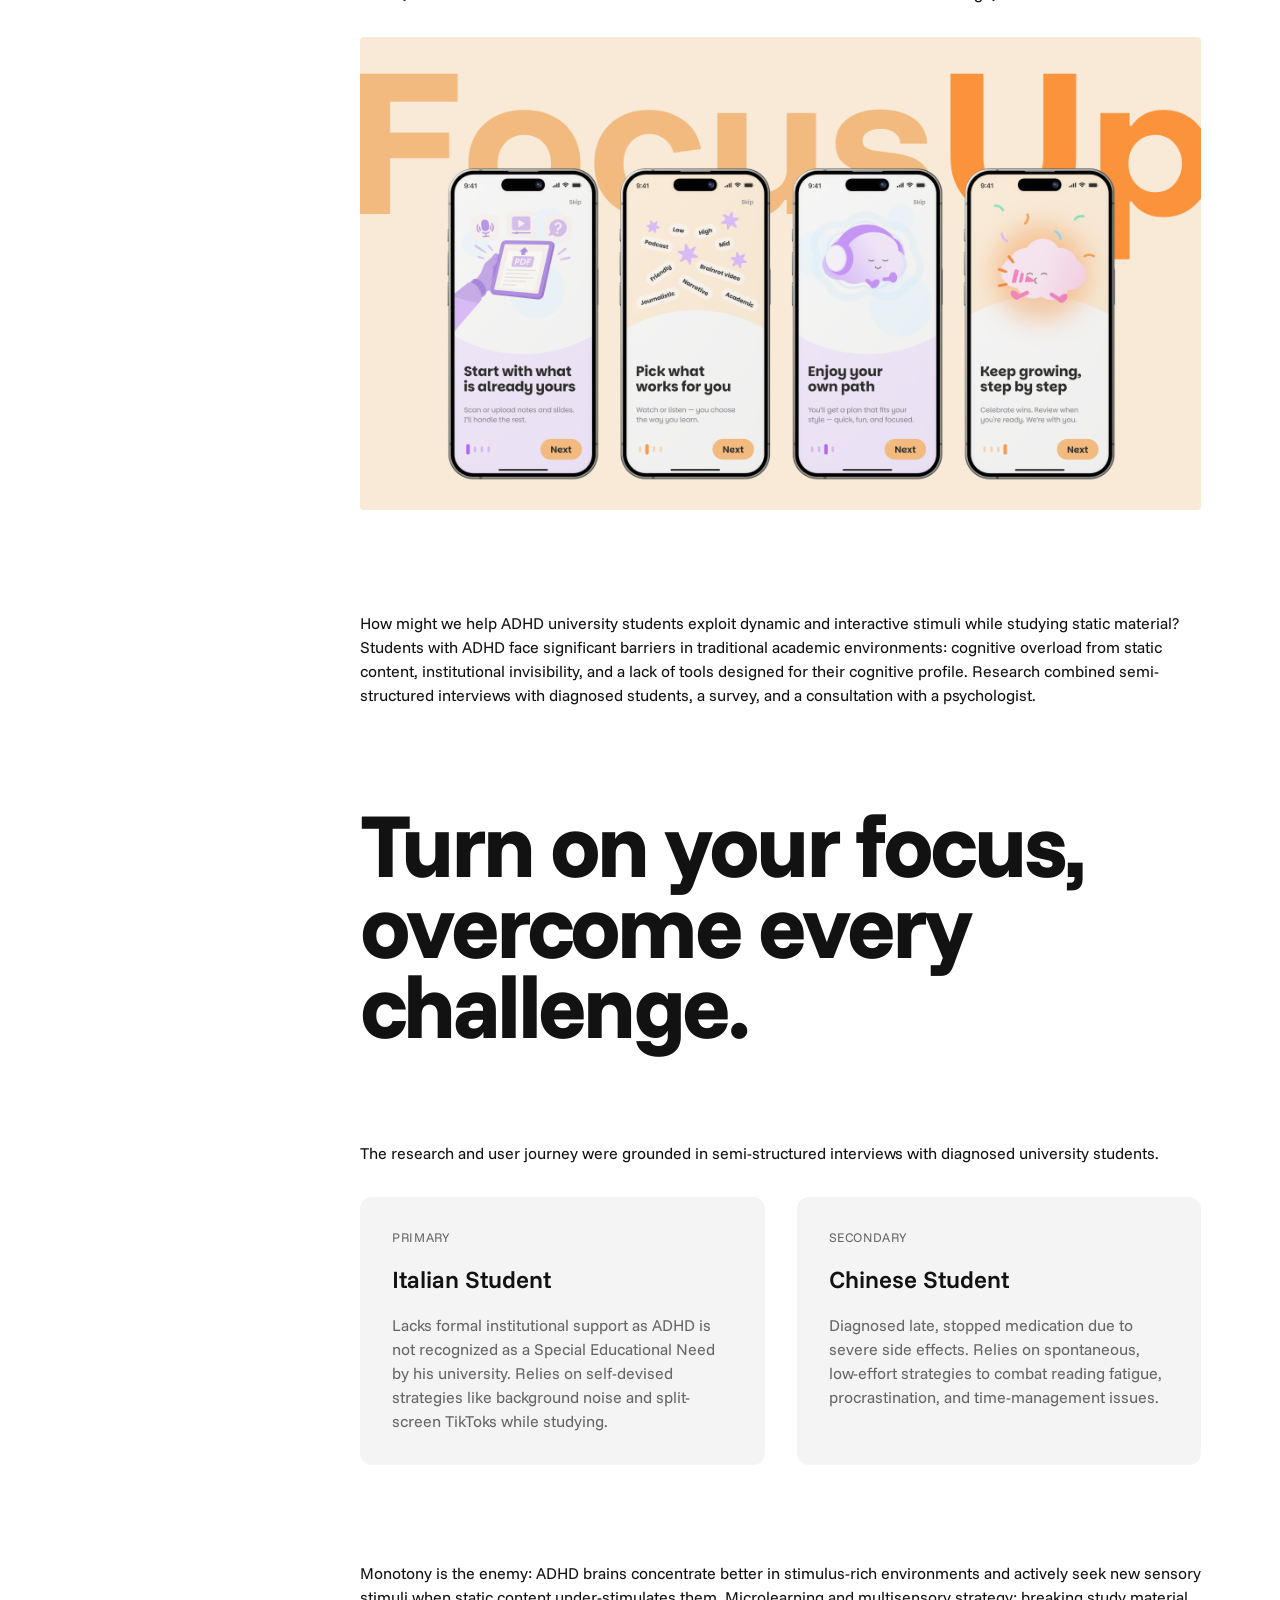
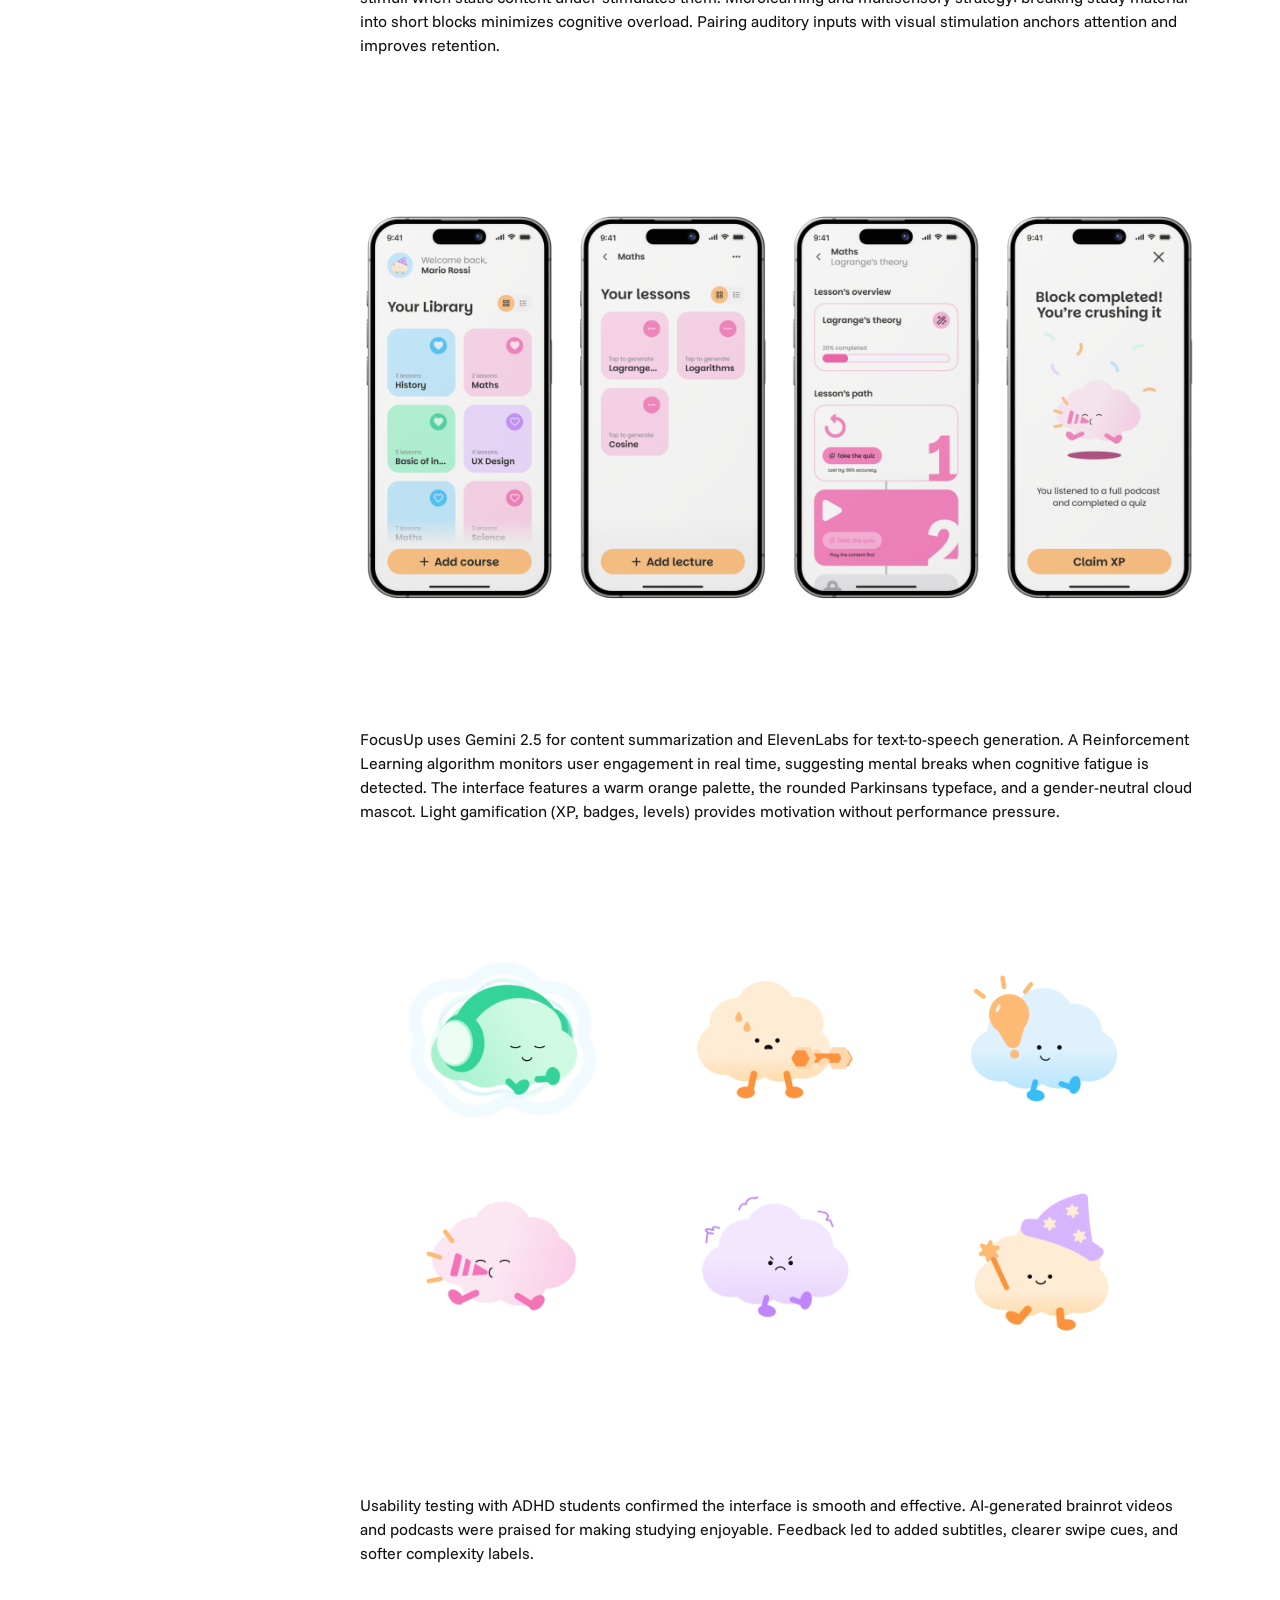
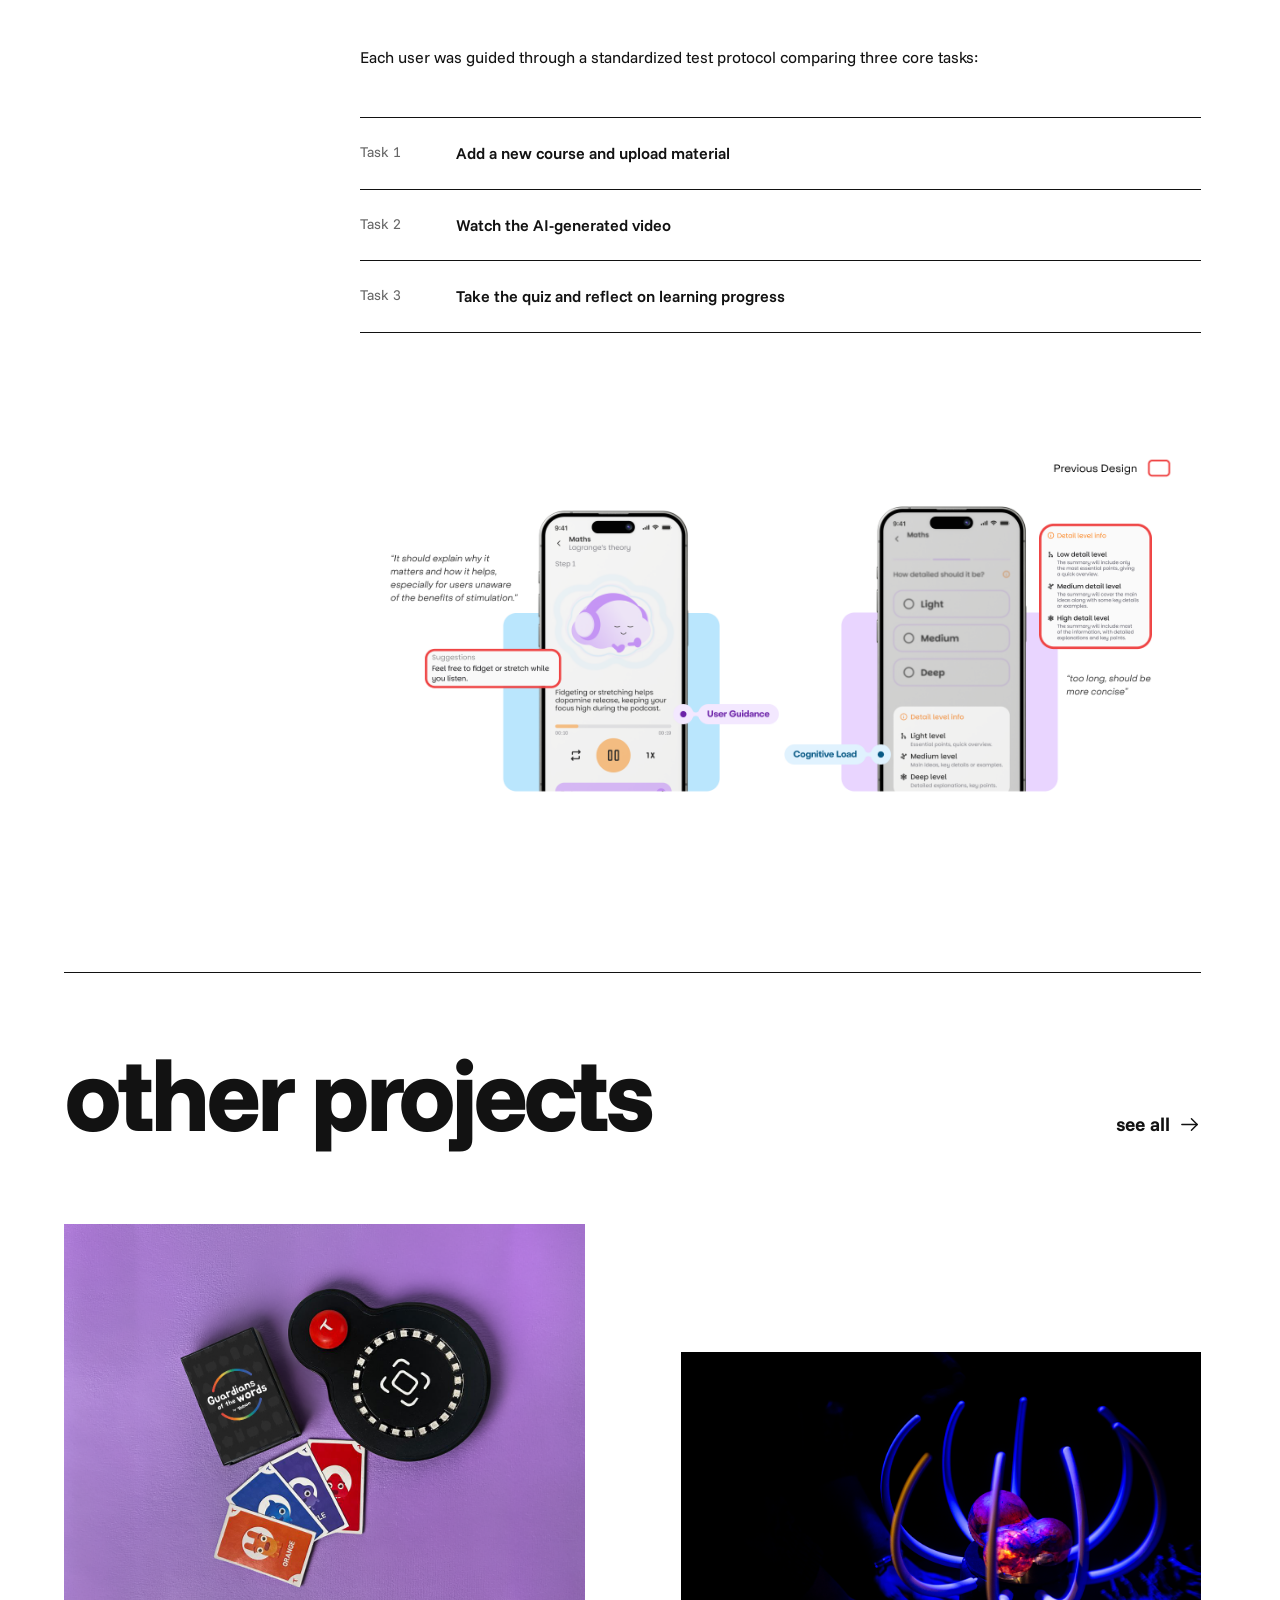
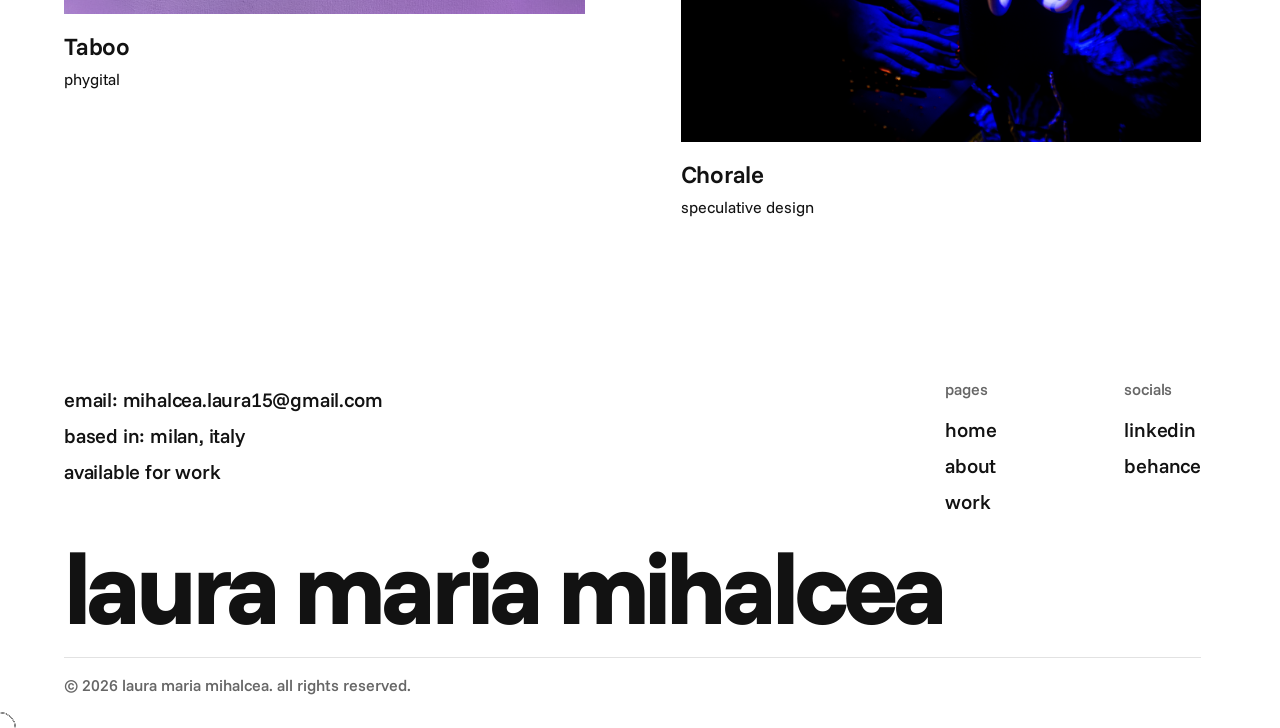
<file: focusup.html>
﻿<!DOCTYPE html>
<html lang="en">

<head>
    <meta charset="UTF-8">
    <meta name="viewport" content="width=device-width, initial-scale=1.0">
    <title>FocusUp - Laura Maria Mihalcea</title>
    <link rel="preconnect" href="https://fonts.googleapis.com">
    <link rel="preconnect" href="https://fonts.gstatic.com" crossorigin>
    <link href="https://fonts.googleapis.com/css2?family=Funnel+Sans:ital,wght@0,300..800;1,300..800&display=block"
        rel="stylesheet">
    <link rel="stylesheet" href="style.css">
    <link rel="icon" type="image/png" href="favicon.png?v=3">
</head>

<body>

    <nav class="navbar">
        <a href="/" class="logo desktop-link">home</a>
        <a href="work.html" class="desktop-link">work</a>
        <a href="about.html" class="desktop-link">about me</a>
        <a href="index.html#contact" class="desktop-link">contact</a>
        <button class="menu-toggle" aria-label="Toggle Menu">
            <span></span>
            <span></span>
        </button>
    </nav>

    <main class="project-page-main experimental-layout">
        <header class="project-header">
            <div class="project-title-row">
                <h1 class="huge-name">focusup</h1>
                <p class="project-subtitle">Mobile application designed to help university students with ADHD build a
                    motivating study routine.</p>
            </div>
            <div class="project-meta-container"
                style="display: flex; justify-content: space-between; align-items: baseline; flex-wrap: wrap; gap: 1rem;">
                <div class="project-meta">
                    <span>category <strong>UX/UI</strong> /</span>
                    <span>duration <strong>12 weeks</strong> /</span>
                    <span>year <strong>2025</strong></span>
                </div>
                <a href="https://polimi365-my.sharepoint.com/:b:/g/personal/11011849_polimi_it/IQD6A7O8haOKTov_TvuBVekpAaIG3myE6TphJgR_ZNb2cz0?e=kkYHL2"
                    target="_blank" class="resume-button"
                    style="font-size: 1.1rem; position: relative; padding-bottom: 0.2rem;">
                    <span>see report</span>
                    <svg width="1.2em" height="1.2em" viewBox="0 0 24 24" fill="none" stroke="currentColor"
                        stroke-width="1.5" stroke-linecap="round" stroke-linejoin="round">
                        <line x1="4" y1="12" x2="20" y2="12"></line>
                        <polyline points="14 6 20 12 14 18"></polyline>
                    </svg>
                </a>
            </div>
        </header>

        <section class="project-hero">
            <img src="focusup_cover.jpg" alt="FocusUp app cover">
        </section>

        <div class="project-split-layout">
            <aside class="project-sidebar">
                <nav class="project-index">
                    <ul>
                        <li><a href="#overview">project overview</a></li>
                        <li><a href="#problem">problem statement</a></li>
                        <li><a href="#personas">user personas</a></li>
                        <li><a href="#insights">key insights</a></li>
                        <li><a href="#digital">digital interface</a></li>
                        <li><a href="#outcomes">outcomes</a></li>
                    </ul>
                </nav>
            </aside>
            <div class="project-content">
                <section id="overview" class="project-overview">
                    <h3 class="mobile-section-title">project overview</h3>
                    <p class="overview-text">FocusUp is an AI-powered study companion designed for university students
                        with ADHD, transforming static study material into dynamic, multisensory formats that work with
                        the ADHD brain rather than against it.</p>
                </section>
                <section class="project-details-grid">
                    <div class="detail-col">
                        <h4>team</h4>
                        <p>F. Alessandrini, M. Frattin, F. Luo, L.M. Mihalcea</p>
                    </div>
                    <div class="detail-col">
                        <h4>my role</h4>
                        <p>UX/UI Design, Service Design</p>
                    </div>
                    <div class="detail-col">
                        <h4>context</h4>
                        <p>Envisioning AI through Design, Politecnico di Milano</p>
                    </div>
                </section>

                <section class="project-media">
                    <img src="tutorial.png" alt="FocusUp interface tutorial">
                </section>

                <section id="problem" class="project-split-text">
                    <h3 class="mobile-section-title">problem statement</h3>
                    <p>How might we help ADHD university students exploit dynamic and interactive stimuli while studying
                        static material? Students with ADHD face significant barriers in traditional academic
                        environments: cognitive overload from static content, institutional invisibility, and a lack of
                        tools designed for their cognitive profile. Research combined semi-structured interviews with
                        diagnosed students, a survey, and a consultation with a psychologist.</p>
                </section>

                <section class="project-quote">
                    <h2 class="huge-name"
                        style="font-size: clamp(3rem, 7vw, 10rem); line-height: 0.9; letter-spacing: -0.04em; white-space: normal; overflow: visible;">
                        Turn on your focus, overcome every challenge.</h2>
                </section>

                <section id="personas" class="project-split-text">
                    <h3 class="mobile-section-title">user personas</h3>
                    <p>The research and user journey were grounded in semi-structured interviews with diagnosed
                        university students.</p>
                </section>

                <section class="personas-grid" style="margin-top: -4rem;">
                    <div class="persona-card">
                        <span class="persona-tag">Primary</span>
                        <h4 class="persona-title">Italian Student</h4>
                        <p class="persona-text">Lacks formal institutional support as ADHD is not recognized as a
                            Special Educational Need by his university. Relies on self-devised strategies like
                            background noise and split-screen TikToks while studying.</p>
                    </div>
                    <div class="persona-card">
                        <span class="persona-tag">Secondary</span>
                        <h4 class="persona-title">Chinese Student</h4>
                        <p class="persona-text">Diagnosed late, stopped medication due to severe side effects. Relies on
                            spontaneous, low-effort strategies to combat reading fatigue, procrastination, and
                            time-management issues.</p>
                    </div>
                </section>

                <section id="insights" class="project-split-text">
                    <h3 class="mobile-section-title">key insights</h3>
                    <p>Monotony is the enemy: ADHD brains concentrate better in stimulus-rich environments and actively
                        seek new sensory stimuli when static content under-stimulates them. Microlearning and
                        multisensory strategy: breaking study material into short blocks minimizes cognitive overload.
                        Pairing auditory inputs with visual stimulation anchors attention and improves retention.</p>
                </section>
                <section class="project-media">
                    <img src="pages focusup.png" alt="FocusUp pages">
                </section>

                <section id="digital" class="project-split-text">
                    <h3 class="mobile-section-title">digital interface</h3>
                    <p>FocusUp uses Gemini 2.5 for content summarization and ElevenLabs for text-to-speech generation. A
                        Reinforcement Learning algorithm monitors user engagement in real time, suggesting mental breaks
                        when cognitive fatigue is detected. The interface features a warm orange palette, the rounded
                        Parkinsans typeface, and a gender-neutral cloud mascot. Light gamification (XP, badges, levels)
                        provides motivation without performance pressure.</p>
                </section>

                <section class="project-media">
                    <img src="mascotte.png" alt="FocusUp cloud mascots">
                </section>

                <section id="outcomes" class="project-split-text">
                    <h3 class="mobile-section-title">outcomes</h3>
                    <p>Usability testing with ADHD students confirmed the interface is smooth and effective.
                        AI-generated brainrot videos and podcasts were praised for making studying enjoyable. Feedback
                        led to added subtitles, clearer swipe cues, and softer complexity labels.</p>

                    <p style="margin-top: 4rem;">Each user was guided through a standardized test protocol comparing
                        three core tasks:</p>

                    <div class="outcomes-data" style="margin-top: 2rem;">
                        <div class="data-row" style="grid-template-columns: 80px 1fr; gap: 1rem;">
                            <div class="data-answers">Task 1</div>
                            <div class="data-question">Add a new course and upload material</div>
                        </div>
                        <div class="data-row" style="grid-template-columns: 80px 1fr; gap: 1rem;">
                            <div class="data-answers">Task 2</div>
                            <div class="data-question">Watch the AI-generated video</div>
                        </div>
                        <div class="data-row" style="grid-template-columns: 80px 1fr; gap: 1rem;">
                            <div class="data-answers">Task 3</div>
                            <div class="data-question">Take the quiz and reflect on learning progress</div>
                        </div>
                    </div>
                </section>

                <section class="project-media">
                    <img src="design revisions.png?v=2" alt="FocusUp design revisions">
                </section>

            </div>
        </div>
        <section class="other-projects">
            <div class="other-projects-header">
                <h2 class="huge-name">other projects</h2>
                <a href="work.html" class="resume-button">
                    <span>see all</span>
                    <svg width="1.2em" height="1.2em" viewBox="0 0 24 24" fill="none" stroke="currentColor"
                        stroke-width="1.5" stroke-linecap="round" stroke-linejoin="round">
                        <line x1="4" y1="12" x2="20" y2="12"></line>
                        <polyline points="14 6 20 12 14 18"></polyline>
                    </svg>
                </a>
            </div>
            <div class="projects-grid">
                <a href="taboo.html" class="project-card">
                    <div class="project-image"><img src="taboo_cover.png" alt="Taboo"></div>
                    <div class="project-info">
                        <h3 class="project-title">Taboo</h3>
                        <div class="project-tags">
                            <span class="tag">phygital</span>
                        </div>
                    </div>
                </a>
                <a href="chorale.html" class="project-card">
                    <div class="project-image"><img src="chorale_cover.jpg" alt="Chorale"></div>
                    <div class="project-info">
                        <h3 class="project-title">Chorale</h3>
                        <div class="project-tags">
                            <span class="tag">speculative design</span>
                        </div>
                    </div>
                </a>
                <a href="aurion.html" class="project-card">
                    <div class="project-image"><img src="aurion_cover.jpg" alt="Aurion"></div>
                    <div class="project-info">
                        <h3 class="project-title">Aurion</h3>
                        <div class="project-tags">
                            <span class="tag">ux/ui</span>
                            <span class="tag">phygital</span>
                        </div>
                    </div>
                </a>
            </div>
        </section>
    </main>

    <footer class="site-footer">
        <div class="footer-top-area">
            <div class="footer-col left-col">
                <div class="footer-status-indicator"></div>
                <p>email: <a href="mailto:mihalcea.laura15@gmail.com">mihalcea.laura15@gmail.com</a></p>
                <p>based in: milan, italy</p>
                <p><a href="index.html#contact" class="available-link">available for work</a></p>
            </div>

            <div class="footer-right-cols">
                <div class="footer-col">
                    <p class="footer-label">pages</p>
                    <a href="/">home</a>
                    <a href="about.html">about</a>
                    <a href="work.html">work</a>
                </div>
                <div class="footer-col">
                    <p class="footer-label">socials</p>
                    <a href="https://www.linkedin.com/in/lm-mihalcea/" target="_blank">linkedin</a>
                    <a href="https://www.behance.net/lauramariamihalcea" target="_blank">behance</a>
                </div>
            </div>
        </div>

        <div class="footer-bottom">
            <h2 class="huge-name">laura maria mihalcea</h2>
            <hr class="footer-line">
            <div class="footer-copyright-area">
                <p class="copyright">&copy; 2026 laura maria mihalcea. all rights reserved.</p>
            </div>
        </div>
    </footer>
    <div id="custom-cursor"></div>
    <script src="main.js"></script>
</body>

</html>
</file>
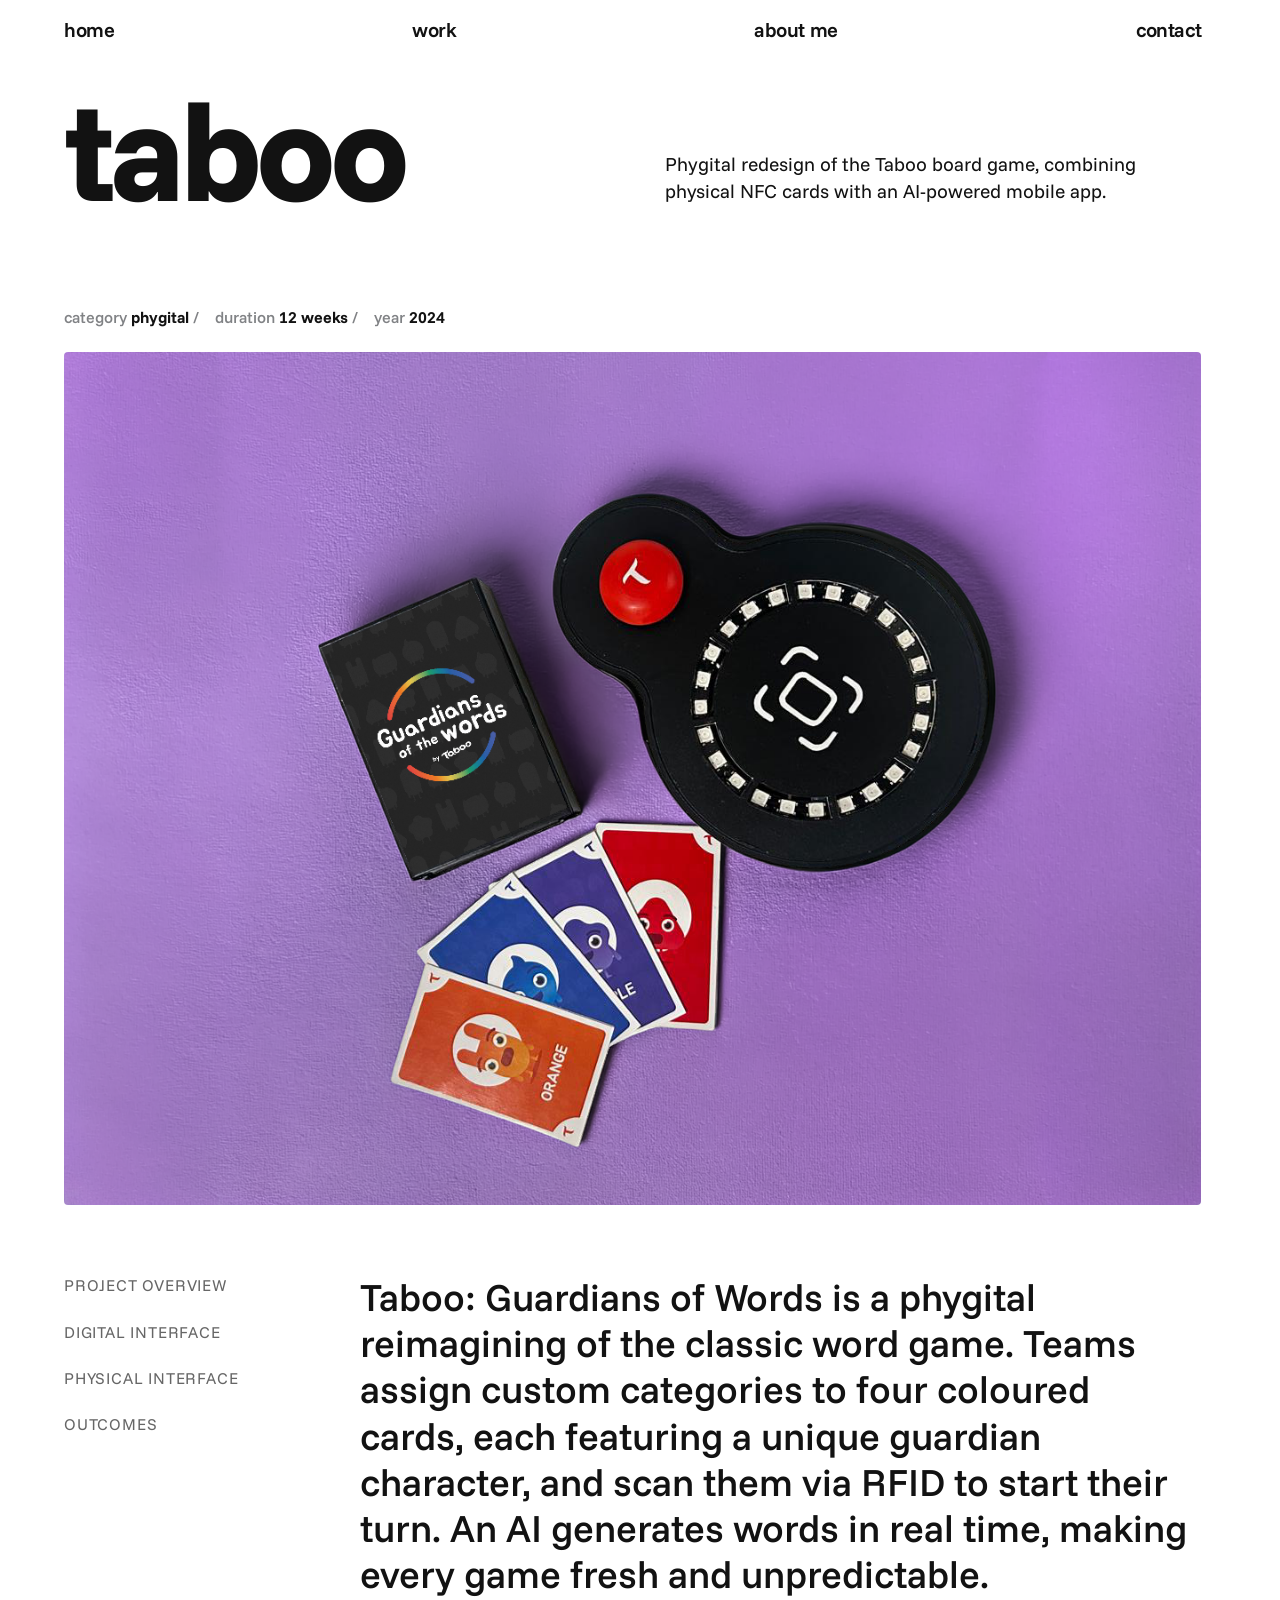
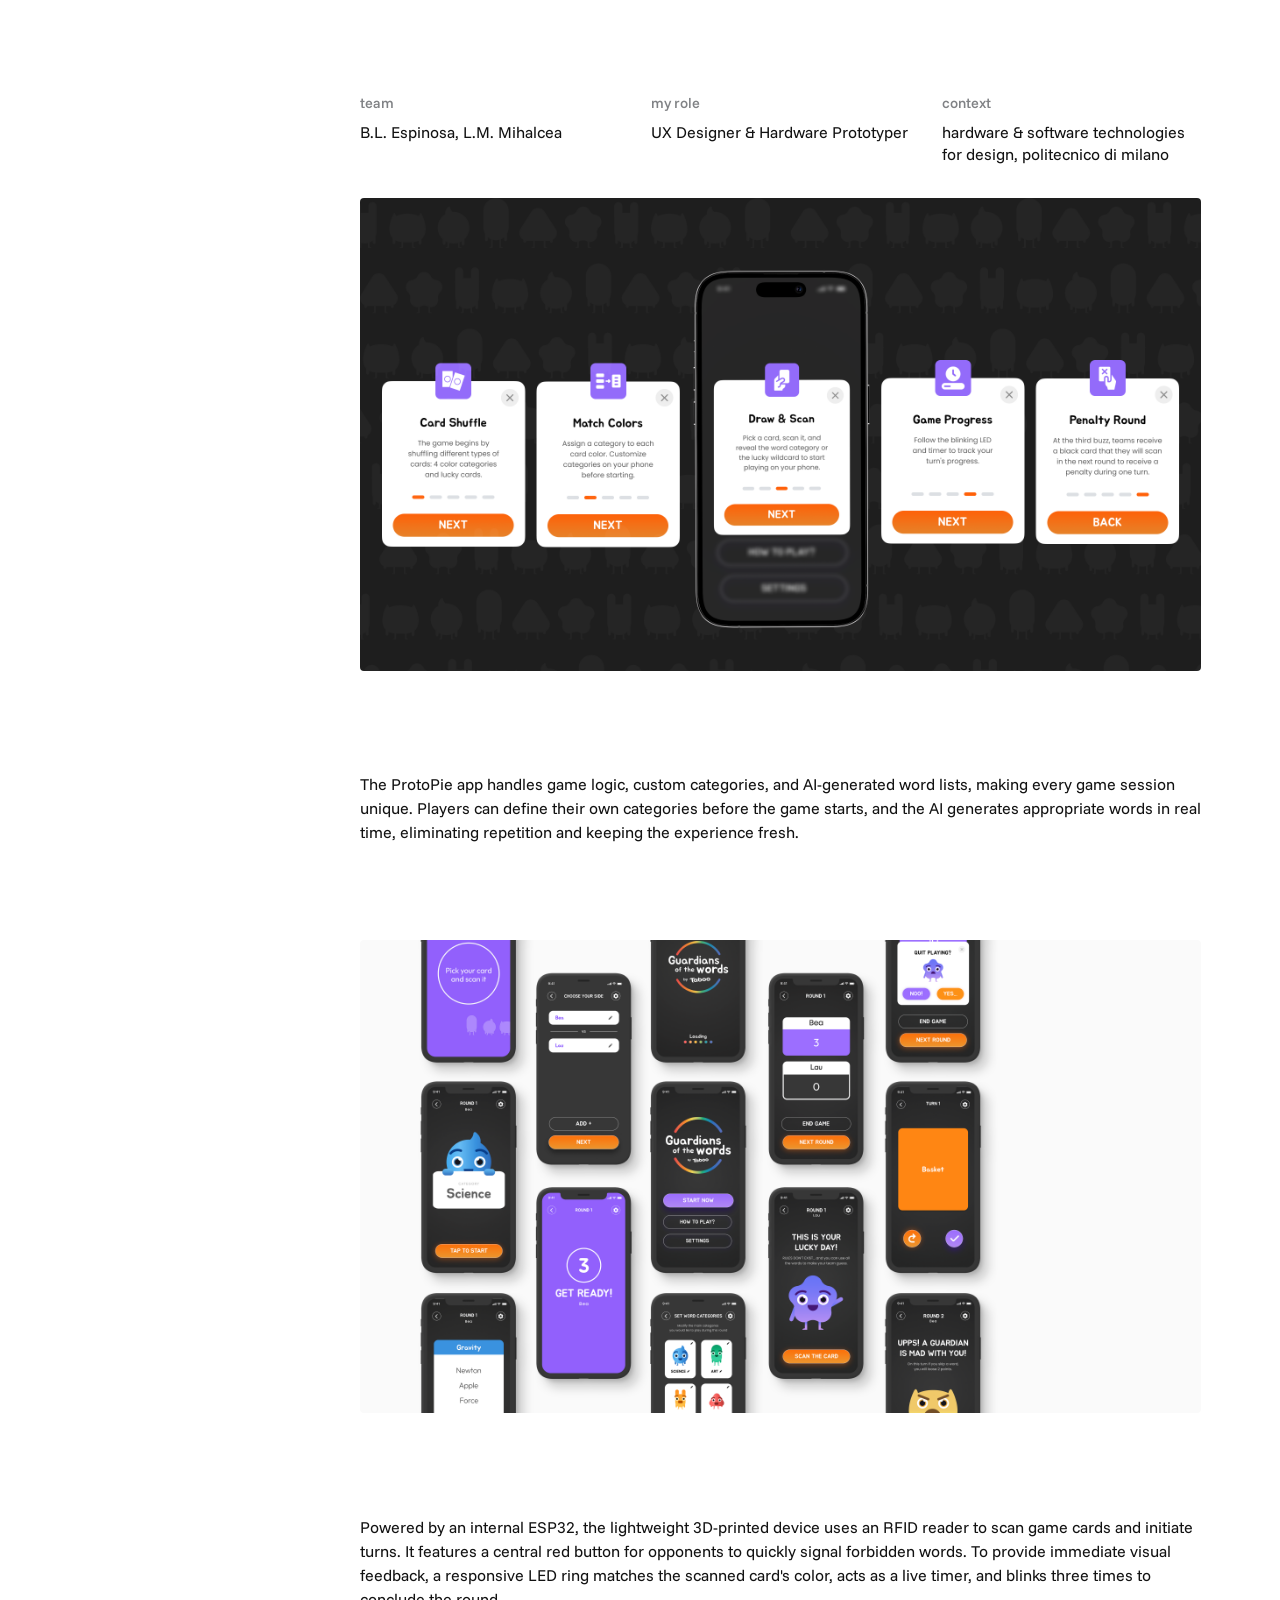
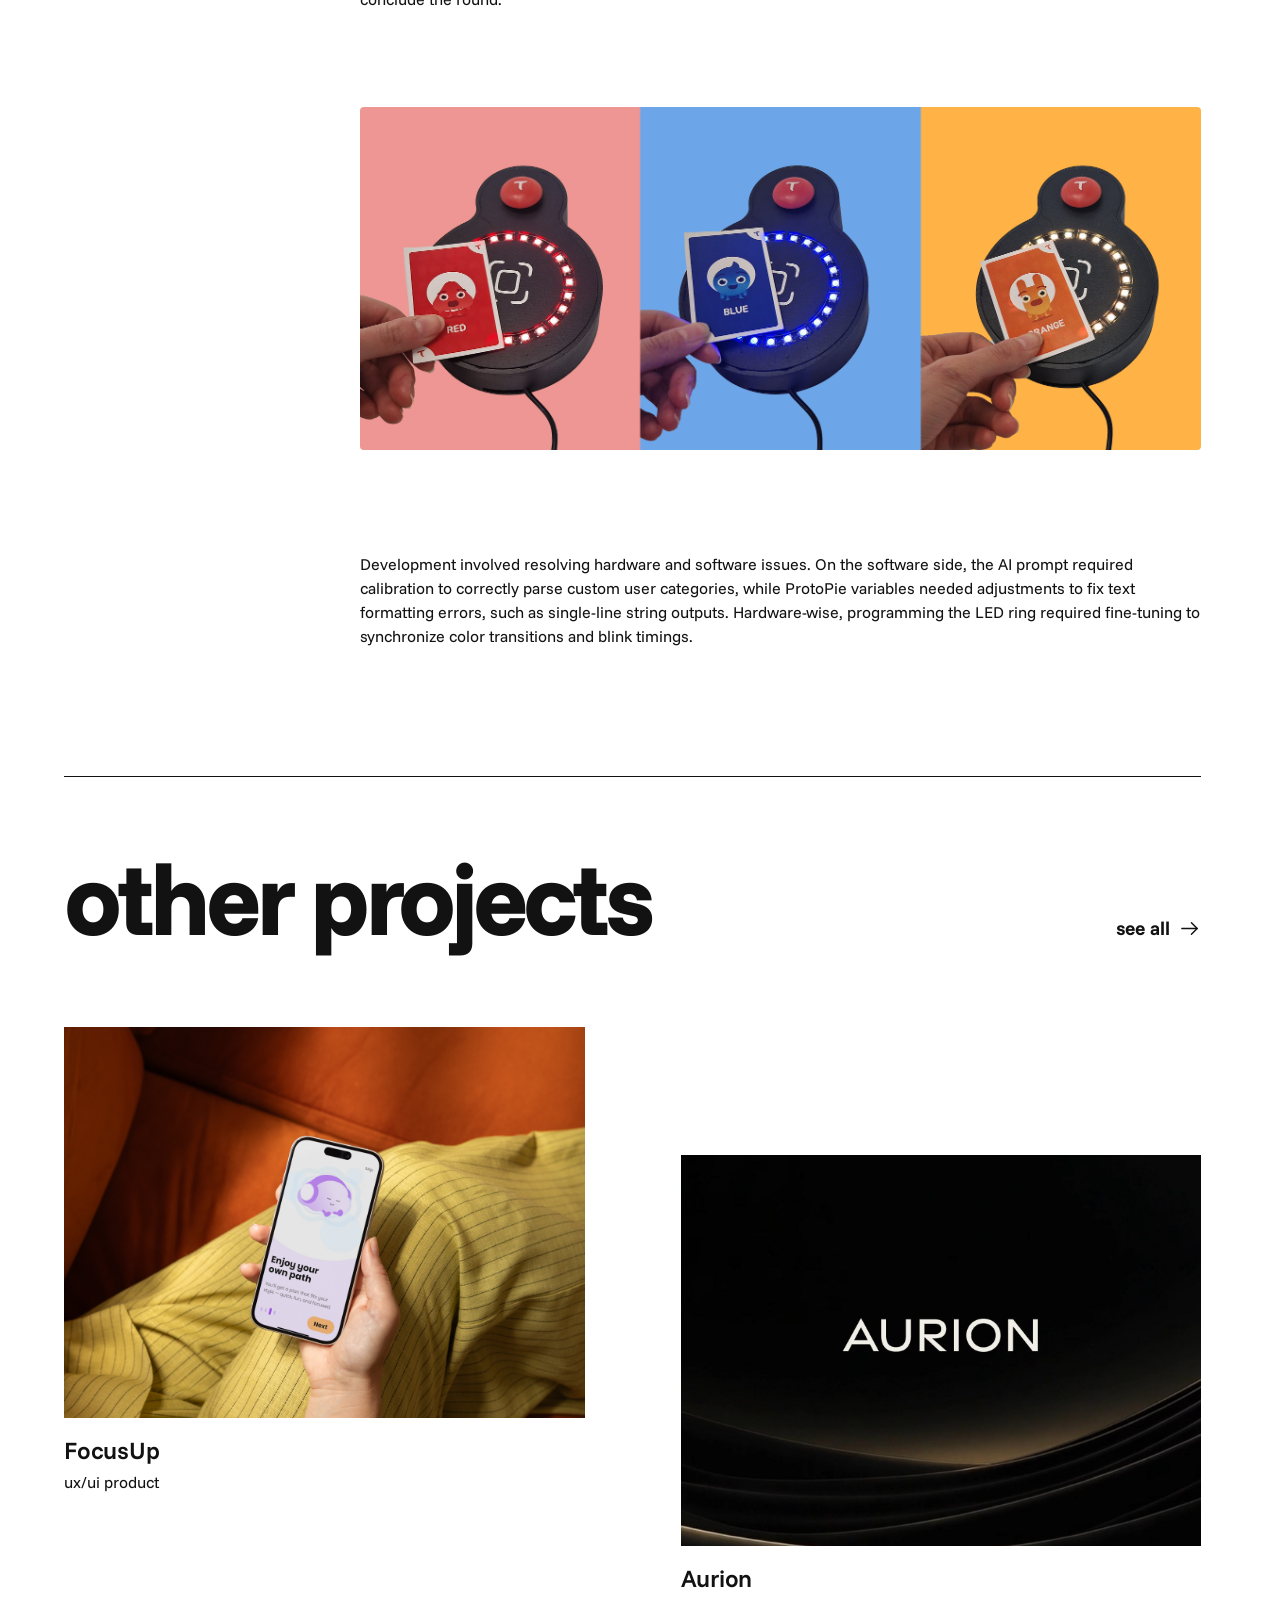
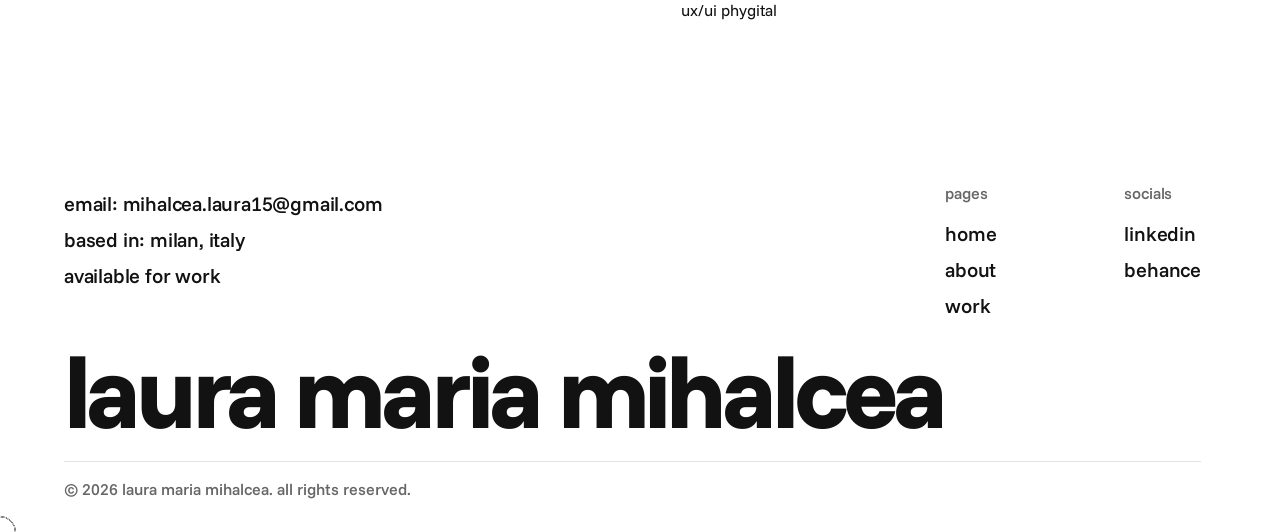
<file: taboo.html>
﻿<!DOCTYPE html>
<html lang="en">

<head>
    <meta charset="UTF-8">
    <meta name="viewport" content="width=device-width, initial-scale=1.0">
    <title>Taboo - Laura Maria Mihalcea</title>
    <link rel="preconnect" href="https://fonts.googleapis.com">
    <link rel="preconnect" href="https://fonts.gstatic.com" crossorigin>
    <link href="https://fonts.googleapis.com/css2?family=Funnel+Sans:wght@400;500;600;700;800;900&display=block"
        rel="stylesheet">
    <link rel="stylesheet" href="style.css">
    <link rel="icon" type="image/png" href="favicon.png?v=3">
</head>

<body>

    <nav class="navbar">
        <a href="/" class="logo desktop-link">home</a>
        <a href="work.html" class="desktop-link">work</a>
        <a href="about.html" class="desktop-link">about me</a>
        <a href="index.html#contact" class="desktop-link">contact</a>
        <button class="menu-toggle" aria-label="Toggle Menu">
            <span></span>
            <span></span>
        </button>
    </nav>

    <main class="project-page-main experimental-layout">
        <header class="project-header">
            <div class="project-title-row">
                <h1 class="huge-name">taboo</h1>
                <p class="project-subtitle">Phygital redesign of the Taboo board game, combining physical NFC cards with
                    an AI-powered mobile app.</p>
            </div>
            <div class="project-meta">
                <span>category <strong>Phygital</strong> /</span>
                <span>duration <strong>12 weeks</strong> /</span>
                <span>year <strong>2024</strong></span>
            </div>
        </header>

        <section class="project-hero">
            <img src="taboo_cover.png" alt="Taboo phygital devices and cards">
        </section>

        <div class="project-split-layout">
            <aside class="project-sidebar">
                <nav class="project-index">
                    <ul>
                        <li><a href="#overview">project overview</a></li>
                        <li><a href="#digital">digital interface</a></li>
                        <li><a href="#physical">physical interface</a></li>
                        <li><a href="#outcomes">outcomes</a></li>
                    </ul>
                </nav>
            </aside>
            <div class="project-content">
                <section id="overview" class="project-overview">
                    <h3 class="mobile-section-title">project overview</h3>
                    <p class="overview-text">Taboo: Guardians of Words is a phygital reimagining of the classic word
                        game. Teams assign custom categories to four coloured cards, each featuring a unique guardian
                        character, and scan them via RFID to start their turn. An AI generates words in real time,
                        making every game fresh and unpredictable.</p>
                </section>

                <section class="project-details-grid">
                    <div class="detail-col">
                        <h4>team</h4>
                        <p>B.L. Espinosa, L.M. Mihalcea</p>
                    </div>
                    <div class="detail-col">
                        <h4>my role</h4>
                        <p>UX Designer & Hardware Prototyper</p>
                    </div>
                    <div class="detail-col">
                        <h4>context</h4>
                        <p>hardware & software technologies for design, politecnico di milano</p>
                    </div>
                </section>

                <section class="project-media">
                    <img src="rules taboo.png" alt="Taboo rules">
                </section>

                <section id="digital" class="project-split-text">
                    <h3 class="mobile-section-title">digital interface</h3>
                    <p>The ProtoPie app handles game logic, custom categories, and AI-generated word lists, making every
                        game session unique. Players can define their own categories before the game starts, and the AI
                        generates appropriate words in real time, eliminating repetition and keeping the experience
                        fresh.</p>
                </section>

                <section class="project-media">
                    <img src="app taboo.png" alt="Taboo app screens">
                </section>

                <section id="physical" class="project-split-text">
                    <h3 class="mobile-section-title">physical interface</h3>
                    <p>Powered by an internal ESP32, the lightweight 3D-printed device uses an RFID reader to scan game
                        cards and initiate turns. It features a central red button for opponents to quickly signal
                        forbidden words. To provide immediate visual feedback, a responsive LED ring matches the scanned
                        card's color, acts as a live timer, and blinks three times to conclude the round.</p>
                </section>

                <section class="project-media">
                    <img src="colors.png" alt="Taboo colors">
                </section>


                <section id="outcomes" class="project-split-text">
                    <h3 class="mobile-section-title">outcomes</h3>
                    <p>Development involved resolving hardware and software issues. On the software side, the AI prompt
                        required calibration to correctly parse custom user categories, while ProtoPie variables needed
                        adjustments to fix text formatting errors, such as single-line string outputs. Hardware-wise,
                        programming the LED ring required fine-tuning to synchronize color transitions and blink
                        timings.</p>
                </section>

            </div>
        </div>
        <section class="other-projects">
            <div class="other-projects-header">
                <h2 class="huge-name">other projects</h2>
                <a href="work.html" class="resume-button">
                    <span>see all</span>
                    <svg width="1.2em" height="1.2em" viewBox="0 0 24 24" fill="none" stroke="currentColor"
                        stroke-width="1.5" stroke-linecap="round" stroke-linejoin="round">
                        <line x1="4" y1="12" x2="20" y2="12"></line>
                        <polyline points="14 6 20 12 14 18"></polyline>
                    </svg>
                </a>
            </div>
            <div class="projects-grid">
                <!-- Using placeholder content for other projects, can dynamically populate if needed -->
                <a href="focusup.html" class="project-card">
                    <div class="project-image"><img src="focusup_cover.jpg" alt="FocusUp"></div>
                    <div class="project-info">
                        <h3 class="project-title">FocusUp</h3>
                        <div class="project-tags">
                            <span class="tag">ux/ui</span>
                            <span class="tag">product</span>
                        </div>
                    </div>
                </a>
                <a href="aurion.html" class="project-card">
                    <div class="project-image"><img src="aurion_cover.jpg" alt="Aurion"></div>
                    <div class="project-info">
                        <h3 class="project-title">Aurion</h3>
                        <div class="project-tags">
                            <span class="tag">ux/ui</span>
                            <span class="tag">phygital</span>
                        </div>
                    </div>
                </a>
            </div>
        </section>
    </main>

    <footer class="site-footer">
        <div class="footer-top-area">
            <div class="footer-col left-col">
                <div class="footer-status-indicator"></div>
                <p>email: <a href="mailto:mihalcea.laura15@gmail.com">mihalcea.laura15@gmail.com</a></p>
                <p>based in: milan, italy</p>
                <p><a href="index.html#contact" class="available-link">available for work</a></p>
            </div>

            <div class="footer-right-cols">
                <div class="footer-col">
                    <p class="footer-label">pages</p>
                    <a href="/">home</a>
                    <a href="about.html">about</a>
                    <a href="work.html">work</a>
                </div>
                <div class="footer-col">
                    <p class="footer-label">socials</p>
                    <a href="https://www.linkedin.com/in/lm-mihalcea/" target="_blank">linkedin</a>
                    <a href="https://www.behance.net/lauramariamihalcea" target="_blank">behance</a>
                </div>
            </div>
        </div>

        <div class="footer-bottom">
            <h2 class="huge-name">laura maria mihalcea</h2>
            <hr class="footer-line">
            <div class="footer-copyright-area">
                <p class="copyright">&copy; 2026 laura maria mihalcea. all rights reserved.</p>
            </div>
        </div>
    </footer>
    <div id="custom-cursor"></div>
    <script src="main.js"></script>
</body>

</html>
</file>
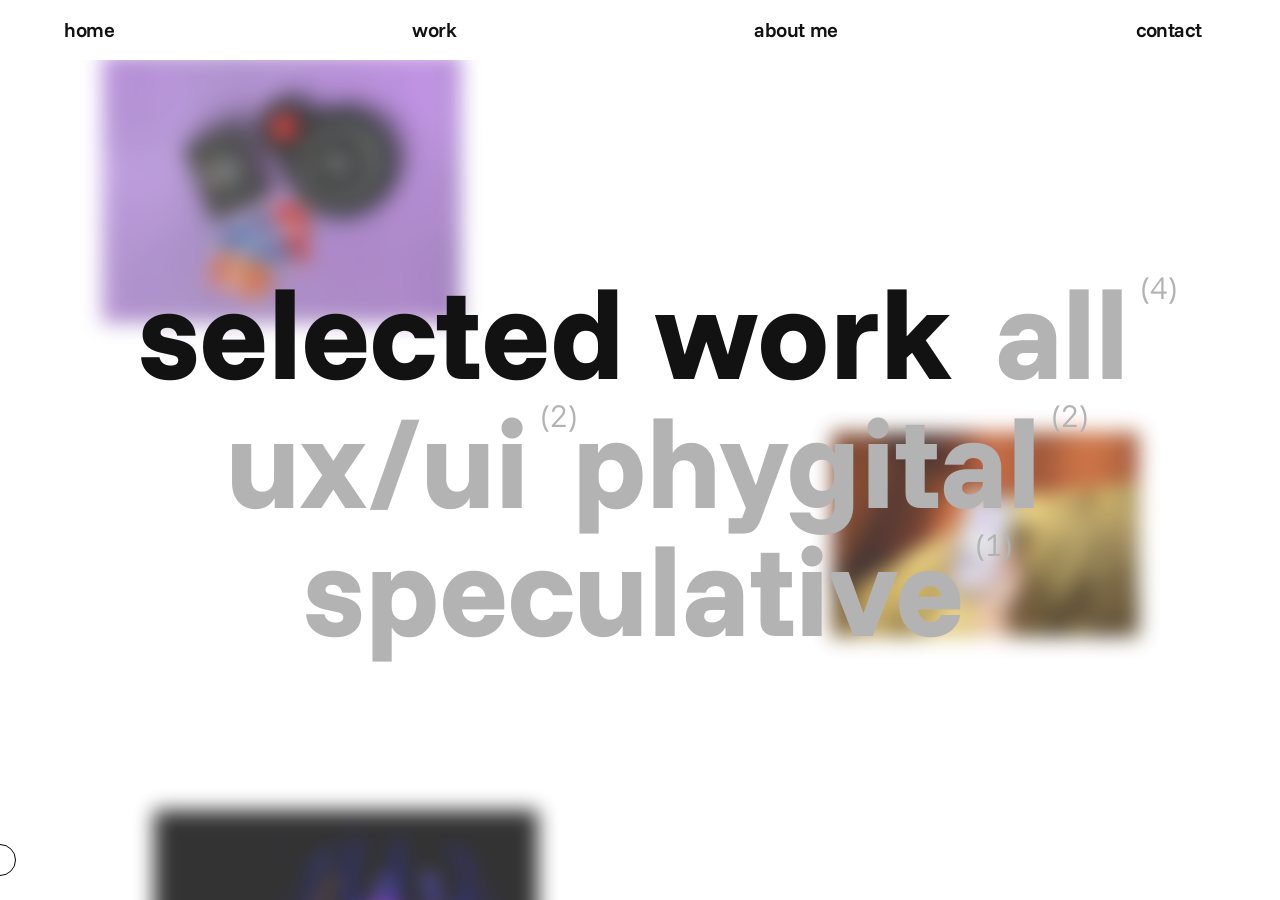
<file: work.html>
﻿<!DOCTYPE html>
<html lang="en">

<head>
    <meta charset="UTF-8">
    <meta name="viewport" content="width=device-width, initial-scale=1.0">
    <title>Work - Laura Maria Mihalcea</title>
    <link rel="preconnect" href="https://fonts.googleapis.com">
    <link rel="preconnect" href="https://fonts.gstatic.com" crossorigin>
    <link href="https://fonts.googleapis.com/css2?family=Funnel+Sans:ital,wght@0,300..800;1,300..800&display=block"
        rel="stylesheet">
    <link rel="stylesheet" href="style.css">
    <link rel="icon" type="image/png" href="favicon.png?v=3">
</head>

<body class="work-page">
    <nav class="navbar">
        <a href="/" class="logo desktop-link">home</a>
        <a href="work.html" class="desktop-link">work</a>
        <a href="about.html" class="desktop-link">about me</a>
        <a href="#contact" class="desktop-link">contact</a>
        <button class="menu-toggle" aria-label="Toggle Menu">
            <span></span>
            <span></span>
        </button>
    </nav>

    <div class="work-bg-blur-container">
        <div class="work-bg-scroller">
            <!-- First Block -->
            <div class="bg-group">
                <img src="taboo_cover.png" alt="" class="bg-scroll-img img-1">
                <img src="focusup_cover.jpg" alt="" class="bg-scroll-img img-2">
                <img src="chorale_cover.jpg" alt="" class="bg-scroll-img img-3">
                <img src="aurion_cover.jpg" alt="" class="bg-scroll-img img-4">
                <img src="taboo_cover.png" alt="" class="bg-scroll-img img-5">
                <img src="focusup_cover.jpg" alt="" class="bg-scroll-img img-6">
                <img src="chorale_cover.jpg" alt="" class="bg-scroll-img img-7">
            </div>
            <!-- Duplicated Block for Seamless Loop -->
            <div class="bg-group">
                <img src="taboo_cover.png" alt="" class="bg-scroll-img img-1">
                <img src="focusup_cover.jpg" alt="" class="bg-scroll-img img-2">
                <img src="chorale_cover.jpg" alt="" class="bg-scroll-img img-3">
                <img src="aurion_cover.jpg" alt="" class="bg-scroll-img img-4">
                <img src="taboo_cover.png" alt="" class="bg-scroll-img img-5">
                <img src="focusup_cover.jpg" alt="" class="bg-scroll-img img-6">
                <img src="chorale_cover.jpg" alt="" class="bg-scroll-img img-7">
            </div>
        </div>
    </div>
    <main class="work-page-main">
        <section id="work" class="work-section work-cloud-section">
            <div class="topics-container">
                <div class="topics">
                    <h1 class="topic page-title">selected work</h1>
                    <a href="#" class="topic">all <span class="count">(4)</span></a>
                    <a href="#" class="topic">ux/ui <span class="count">(2)</span></a>
                    <a href="#" class="topic">phygital <span class="count">(2)</span></a>
                    <a href="#" class="topic">speculative <span class="count">(1)</span></a>
                </div>
            </div>
        </section>

        <section id="projects-view" class="projects-grid-container hidden">
            <!-- Line separator will be added via CSS or HTML here -->
            <div class="projects-grid" id="projects-grid">
                <!-- Projects will be injected via JS -->
            </div>
        </section>
        <section id="contact" class="contact-section work-page-contact" style="display: none;">
            <h2 class="contact-headline">
                <span class="contact-text-left">get in</span>
                <a href="mailto:mihalcea.laura15@gmail.com" class="contact-loop-link">
                    <img src="loop_1.jpg" alt="Get in touch" class="contact-loop-img" id="contactLoopImg">
                </a>
                <span class="contact-text-right">touch</span>
            </h2>
        </section>
    </main>
    <footer id="work-page-footer" class="site-footer" style="display: none;">
        <div class="footer-top-area">
            <div class="footer-col left-col">
                <div class="footer-status-indicator"></div>
                <p>email: <a href="mailto:mihalcea.laura15@gmail.com">mihalcea.laura15@gmail.com</a></p>
                <p>based in: milan, italy</p>
                <p><a href="#contact" class="available-link">available for work</a></p>
            </div>

            <div class="footer-right-cols">
                <div class="footer-col">
                    <p class="footer-label">pages</p>
                    <a href="/">home</a>
                    <a href="about.html">about</a>
                    <a href="work.html">work</a>
                </div>
                <div class="footer-col">
                    <p class="footer-label">socials</p>
                    <a href="https://www.linkedin.com/in/lm-mihalcea/" target="_blank">linkedin</a>
                    <a href="https://www.behance.net/lauramariamihalcea" target="_blank">behance</a>
                </div>
            </div>
        </div>

        <div class="footer-bottom">
            <h2 class="huge-name">laura maria mihalcea</h2>
            <hr class="footer-line">
            <div class="footer-copyright-area">
                <p class="copyright">&copy; 2026 laura maria mihalcea. all rights reserved.</p>
            </div>
        </div>
    </footer>

    <script src="main.js"></script>
</body>

</html>
</file>
<file: style.css>
﻿:root {
    /* Global Colors */
    --text-primary: #121212;
    --text-secondary: #666666;
    --text-highlight: #AAAAAA;
    /* for 'Politecnico di Milano' */
    --bg-primary: #FFFFFF;
    --bg-secondary: #F4F4F4;

    /* Typography */
    --font-sans: 'Funnel Sans', sans-serif;
}

* {
    margin: 0;
    padding: 0;
    box-sizing: border-box;
}

html {
    scroll-behavior: smooth;
    scrollbar-gutter: stable;
    cursor: none;
}

body {
    font-family: var(--font-sans);
    background-color: var(--bg-primary);
    color: var(--text-primary);
    line-height: 1.4;
    overflow-x: clip;
    -webkit-font-smoothing: antialiased;
    -moz-osx-font-smoothing: grayscale;
    cursor: none;
}

/* Custom Cursor */
#custom-cursor {
    position: fixed;
    width: 32px;
    height: 32px;
    background-color: transparent;
    border: 1.5px solid #FFFFFF;
    border-radius: 50%;
    pointer-events: none;
    z-index: 99999;
    transform: translate(-50%, -50%);
    transition: width 1.2s cubic-bezier(0.16, 1, 0.3, 1), height 1.2s cubic-bezier(0.16, 1, 0.3, 1), transform 1.2s cubic-bezier(0.16, 1, 0.3, 1), background-color 1.2s ease, border 1.2s ease, backdrop-filter 1.2s ease;
    mix-blend-mode: difference;
    display: flex;
    align-items: center;
    justify-content: center;
}

#custom-cursor::after {
    content: "(OPEN)";
    font-size: 13px;
    font-weight: 700;
    color: #FFFFFF;
    letter-spacing: 0.05em;
    opacity: 0;
    transition: opacity 0.2s ease 0s;
}

#custom-cursor.hovering {
    width: 90px;
    height: 90px;
    background-color: #121212;
    mix-blend-mode: normal;
    border: none;
    transform: translate(calc(-100% + 16px), -50%);
    transition: width 0.8s cubic-bezier(0.16, 1, 0.3, 1) 0s, height 0.8s cubic-bezier(0.16, 1, 0.3, 1) 0s, transform 0.8s cubic-bezier(0.16, 1, 0.3, 1) 0s, background-color 0.8s ease 0s, border 0.8s ease 0s, backdrop-filter 0.8s ease 0s;
}

#custom-cursor.hovering::after {
    opacity: 1;
    transition: opacity 0.3s ease 0.2s;
}

#custom-cursor.hovering-small {
    width: 48px;
    height: 48px;
    background-color: #FFFFFF;
    border: none;
    backdrop-filter: none;
    -webkit-backdrop-filter: none;
    mix-blend-mode: difference;
}

a, button, .project-card, .theme-dot {
    cursor: none !important;
}

/* Typography Defaults */
a {
    color: var(--text-primary);
    text-decoration: none;
    transition: opacity 0.2s ease;
}

a:hover {
    opacity: 0.7;
}

/* Navbar */
.navbar {
    display: flex;
    justify-content: space-between;
    align-items: center;
    padding: 1rem 4rem;
    position: sticky;
    top: 0;
    z-index: 100;
    background-color: var(--bg-primary);
    transition: background-color 0.4s ease;
}





.logo {
    font-weight: 600;
    font-size: 1.25rem;
    letter-spacing: -0.02em;
}

.desktop-link {
    font-weight: 600;
    font-size: 1.25rem;
    letter-spacing: -0.02em;
    color: var(--text-primary);
    text-decoration: none;
    transition: color 0.3s ease;
    position: relative;
}

.desktop-link::after {
    content: '';
    position: absolute;
    width: 100%;
    height: 1px;
    bottom: -2px;
    left: 0;
    background-color: var(--text-primary);
    transform: scaleX(0);
    transform-origin: left center;
    transition: transform 0.6s cubic-bezier(0.16, 1, 0.3, 1); /* Slower animation */
}

.desktop-link:hover {
    opacity: 1; /* Override a:hover */
}

.desktop-link:hover::after {
    transform: scaleX(1);
}

.menu-toggle {
    display: none;
}

/* Hero Section */
.top-header {
    padding: 0.5rem 4rem 0;
    display: flex;
    flex-direction: column;
}

.hero-section {
    padding: 2rem 4rem 2rem;
    display: flex;
    flex-direction: column;
    min-height: calc(100vh - 220px);
    justify-content: flex-end;
    position: relative;
    overflow: hidden;
}

.blob-canvas-container {
    position: absolute;
    top: 0;
    left: 0;
    width: 100%;
    height: 100%;
    z-index: 1; /* Above background, below text */
    overflow: hidden;
}

.blob-canvas-container canvas {
    display: block;
    width: 100%;
    height: 100%;
    outline: none;
    cursor: grab;
}

.blob-canvas-container canvas:active {
    cursor: grabbing;
}

.hero-content {
    position: relative;
    z-index: 2;
}

.hero-title {
    font-size: calc(11.6vw - 0.928rem);
    font-weight: 800;
    line-height: 1;
    letter-spacing: -0.05em;
    margin-bottom: 0;
    white-space: nowrap;
    width: 100%;
}

.hero-bottom-area {
    display: block;
    padding-top: 2rem;
}

.hero-caption {
    font-size: clamp(1.5rem, 4vw, 4.5rem);
    font-weight: 600;
    line-height: 1.05;
    letter-spacing: -0.04em;
    text-align: left;
    color: var(--text-primary);
    max-width: 100%;
}

.gray-text {
    color: #808285;
    transition: color 0.3s ease;
    text-decoration: none;
    cursor: none !important;
}

.gray-text:hover {
    color: #FF6433;
    opacity: 1 !important;
}

.available-link {
    color: #808285;
    transition: color 0.3s ease;
    cursor: none !important;
    text-decoration: none;
}

.available-link:hover {
    color: #FF6433;
    opacity: 1 !important;
}

.site-footer .available-link:hover {
    color: var(--text-primary);
}

/* Work Section */
.work-section {
    padding: 0 4rem 0;
}

.work-divider {
    width: 100%;
    margin-top: 5rem;
    margin-bottom: 3rem;
}

.section-line {
    border: none;
    border-top: 1px solid var(--text-primary);
    height: 0;
    background-color: transparent;
    width: 100%;
    margin-bottom: 1rem;
}

.section-label {
    font-size: 16px;
    font-weight: 400;
    text-transform: uppercase;
    letter-spacing: 0.05em;
    
    display: flex;
    align-items: center;
    gap: 10px;
}

.large-dot {
    display: inline-block;
    width: 13px;
    height: 13px;
    background-color: var(--text-primary);
    border-radius: 50%;
}

/* --- New Word Cloud Work Section --- */
.work-cloud-section {
    position: relative;
    overflow: hidden;
    min-height: 100vh;
    display: flex;
    align-items: center;
    justify-content: center;
    padding: 0;
}

/* Scrolling Blurred Background (Random Scattered) */
.work-bg-blur-container {
    position: fixed;
    top: 0;
    left: 0;
    width: 100vw;
    height: 100vh;
    z-index: -1;
    pointer-events: none;
    overflow: hidden;
}

.work-bg-scroller {
    width: 100%;
    height: 600vh; /* Two groups of 300vh */
    animation: vertical-marquee-up 18s linear infinite; /* Twice as fast */
}

.bg-group {
    position: relative;
    width: 100%;
    height: 300vh;
}

.bg-scroll-img {
    position: absolute;
    height: auto;
    object-fit: contain;
    opacity: 0.8; /* Make them pop a bit more since they are less blurry */
    filter: blur(10px); /* Much less blur */
}

/* Random positioning, straight and explicitly calculated to NEVER overlap */
.img-1 { top: 2%; left: 8%; width: 28vw; }
.img-2 { top: 16%; left: 65%; width: 24vw; }
.img-3 { top: 30%; left: 12%; width: 30vw; }
.img-4 { top: 44%; left: 68%; width: 26vw; }
.img-5 { top: 58%; left: 5%; width: 28vw; }
.img-6 { top: 72%; left: 62%; width: 30vw; }
.img-7 { top: 85%; left: 35%; width: 24vw; } /* Stops well before 100% to avoid overlapping img-1 of the next loop */

@keyframes vertical-marquee-up {
    0% { transform: translateY(0); }
    100% { transform: translateY(-50%); } /* Scrolls by exactly 100vh to loop perfectly */
}

/* Word Cloud Foreground (Elisava Clone) */
.topics-container {
    position: relative;
    z-index: 10;
    width: 100%;
    max-width: 1400px;
    padding: 0 5vw;
    display: flex;
    justify-content: center;
    align-items: center;
}

.topics {
    text-align: center;
    line-height: 0.85;
    letter-spacing: -0.05em;
    display: block;
    text-transform: lowercase;
}

.topic {
    text-decoration: none;
    color: #B3B3B3; /* Inactive light gray (grigino) */
    font-weight: 800;
    font-size: clamp(3.5rem, 10vw, 8.5rem); /* All the same size */
    transition: color 0.3s ease;
    display: inline-block;
    margin: 10px 20px;
    position: relative;
}

h1.topic.page-title {
    color: var(--text-primary); /* White by default */
    margin: 10px 20px;
    cursor: default;
}

.topic:hover:not(.page-title) {
    color: #FF6433;
    opacity: 1;
}

.count {
    font-size: 0.25em;
    vertical-align: top;
    font-weight: 300;
    position: absolute;
    top: -0.1em;
    right: -1.5em;
    color: inherit; /* Inherit the color of the parent word so it fades too */
    letter-spacing: 0;
}


.projects-grid {
    display: grid;
    grid-template-columns: repeat(2, 1fr);
    gap: 6rem;
}

.project-card:nth-child(even) {
    margin-top: 8rem;
}

.project-card {
    display: flex;
    flex-direction: column;
    gap: 1rem;
    position: relative;
    group: hover;
    align-self: start;
}

.project-card:hover {
    opacity: 1;
}

.project-image {
    width: 100%;
    aspect-ratio: 4 / 3;
    overflow: hidden;
    position: relative;
}

.project-image img {
    width: 100%;
    height: 100%;
    object-fit: cover;
    transition: transform 0.5s ease, filter 0.5s ease;
}

.project-card:hover .project-image img {
    transform: scale(1.05);
    filter: blur(8px);
}

.project-image.placeholder {
    display: flex;
    align-items: center;
    justify-content: center;
    color: rgba(255, 255, 255, 0.5);
    font-size: 0.8rem;
    text-transform: uppercase;
    letter-spacing: 0.1em;
}

.project-info {
    display: flex;
    flex-direction: column;
    gap: 0.25rem;
}

.project-title {
    font-size: 1.50rem;
    font-weight: 600;
    letter-spacing: -0.01em;
    transition: color 0.3s ease;
}

.project-card:hover .project-title {
    color: #FF6433;
}

.project-role {
    font-size: 1rem;
    font-weight: 500;
    color: var(--text-secondary);
}

/* About Section */
.about-section {
    padding: 0 4rem 6rem;
}

.about-section .work-divider {
    margin-top: 7rem;
}

.about-headline {
    font-size: clamp(1.5rem, 4vw, 4.5rem);
    font-weight: 600;
    line-height: 1.05;
    letter-spacing: -0.04em;
    text-align: left;
    color: var(--text-primary);
    margin-bottom: 5rem;
    max-width: 100%;
}

.about-headline .highlight {
    color: var(--text-highlight);
}

.about-grid {
    display: grid;
    grid-template-columns: repeat(3, 1fr);
    gap: 24px 40px;
    align-items: start;
}

.about-portrait {
    width: 100%;
    aspect-ratio: 1 / 1;
    min-height: 240px;
    overflow: hidden;
}

.portrait-image {
    width: 100%;
    height: 100%;
    object-fit: cover;
    display: block;
}

.about-text-column {
    display: flex;
    flex-direction: column;
    gap: 1rem;
}

.about-label {
    font-size: 1rem;
    font-weight: 500;
    color: var(--text-secondary);
}

.about-desc {
    font-size: clamp(1rem, 1.2vw, 1.2rem);
    line-height: 1.5;
    font-weight: 600;
    letter-spacing: normal;
    color: var(--text-primary);
    margin-bottom: 2rem;
}

.resume-button {
    display: inline-flex;
    align-items: center;
    gap: 0.5rem;
    color: var(--text-primary);
    font-weight: 500;
    font-size: 1.5rem; /* Testo più grande */
    line-height: 1;
    width: fit-content;
    margin-top: 1.5rem;
    text-decoration: none;
    position: relative;
    padding-bottom: 2px;
}

.resume-button::after {
    content: '';
    position: absolute;
    width: 100%;
    height: 1px;
    bottom: 0;
    left: 0;
    background-color: var(--text-primary);
    transform: scaleX(0);
    transform-origin: left center;
    transition: transform 0.6s cubic-bezier(0.16, 1, 0.3, 1);
}

.resume-button:hover::after {
    transform: scaleX(1);
}

.resume-button:hover {
    opacity: 1; /* Override a:hover */
    color: var(--text-primary);
}

.resume-button svg {
    transition: transform 0.4s cubic-bezier(0.16, 1, 0.3, 1);
}

.resume-button:hover svg {
    transform: translateX(6px);
}

/* Contact Section */
.contact-section {
    width: 100%;
    padding: 8rem 4rem;
    display: flex;
    justify-content: center;
    align-items: center;
}

.contact-headline {
    font-size: clamp(2.5rem, 11.5vw, 12rem);
    font-weight: 800;
    letter-spacing: -0.05em;
    line-height: 1;
    display: flex;
    align-items: center;
    gap: 3vw;
    flex-wrap: nowrap;
    justify-content: space-between;
    width: 100%;
}

.contact-text-left,
.contact-text-right {
    white-space: nowrap;
}

.contact-loop-link {
    flex-grow: 1;
    height: clamp(120px, 20vw, 240px);
    overflow: hidden;
    display: block;
    transition: transform 0.5s cubic-bezier(0.175, 0.885, 0.32, 1.275);
    cursor: pointer;
}

.contact-loop-link:hover,
.contact-loop-link:active {
    transform: rotate(-3deg);
    opacity: 1;
}

.contact-loop-img {
    width: 100%;
    height: 100%;
    object-fit: cover;
    display: block;
    transition: transform 0.5s ease, filter 0.5s ease;
}

.contact-loop-link:hover .contact-loop-img,
.contact-loop-link:active .contact-loop-img {
    transform: scale(1.05);
    filter: blur(8px);
}

/* Footer */
.site-footer {
    padding: 6rem 4rem 2rem;
    display: flex;
    flex-direction: column;
    gap: 24px;
}

.footer-top-area {
    display: flex;
    justify-content: space-between;
    flex-wrap: wrap;
    gap: 4rem;
}

.footer-right-cols {
    display: flex;
    gap: 8rem;
    /* space between pages and socials */
}

.footer-col {
    display: flex;
    flex-direction: column;
    gap: 0.5rem;
}

.footer-col a,
.footer-col p {
    font-size: 20px;
    font-weight: 500;
    color: var(--text-primary);
    letter-spacing: -0.01em;
}

.footer-col a {
    text-decoration: none;
    position: relative;
    width: fit-content;
}

.footer-col a::after {
    content: '';
    position: absolute;
    width: 100%;
    height: 1px;
    bottom: -2px;
    left: 0;
    background-color: var(--text-primary);
    transform: scaleX(0);
    transform-origin: left center;
    transition: transform 0.6s cubic-bezier(0.16, 1, 0.3, 1);
}

.footer-col a:hover {
    opacity: 1; /* Override a:hover */
}

.footer-col a:hover::after {
    transform: scaleX(1);
}

.footer-col .footer-label {
    font-size: 16px;
    font-weight: 500;
    color: var(--text-secondary) !important;
    margin-bottom: 0.5rem;
}

.footer-bottom {
    display: flex;
    flex-direction: column;
    width: 100%;
}

.huge-name {
    font-size: clamp(2rem, 8vw, 8rem);
    font-weight: 800;
    letter-spacing: -0.05em;
    line-height: 0.9;
    width: 100%;
    white-space: nowrap;
    overflow: hidden;
    text-overflow: clip;
}

.footer-line {
    border: none;
    height: 1px;
    background-color: var(--text-primary); opacity: 0.12;
    width: 100%;
    margin: 1.5rem 0 1rem;
}

.footer-copyright-area {
    width: 100%;
    text-align: left;
}

.copyright {
    font-size: 16px;
    color: var(--text-secondary);
    font-weight: 500;
}

/* Responsive */
@media (max-width: 1480px) {


    .footer-grid {
        grid-template-columns: 1fr;
        gap: 3rem;
    }

    .about-grid {
        grid-template-columns: repeat(2, 1fr);
    }

    .aim-column {
        display: none;
    }
}

@media (max-width: 768px) {
    .project-sidebar {
        display: none;
    }
    
    .project-split-layout {
        display: flex;
        flex-direction: column;
        gap: 3rem;
    }

    .mobile-section-title {
        display: block;
    }
    .navbar {
        padding: 1rem 2rem;
    }
    .desktop-link:not(.logo) {
        display: none;
    }

    .navbar.nav-open {
        background-color: var(--bg-primary);
        position: fixed;
        top: 0;
        left: 0;
        width: 100%;
        height: 100vh;
        flex-direction: column;
        justify-content: center;
        align-items: center;
        gap: 3rem;
        z-index: 1000;
    }

    .navbar.nav-open .desktop-link:not(.logo) {
        display: block;
        font-size: 2.5rem;
    }

    .navbar.nav-open .menu-toggle {
        position: absolute;
        top: 1.45rem;
        right: 2rem;
    }

    .navbar.nav-open .logo {
        position: absolute;
        top: 1rem;
        left: 2rem;
    }

        .menu-toggle {
        display: flex;
        flex-direction: column;
        justify-content: space-between;
        width: 30px;
        height: 10px;
        background: transparent;
        border: none;
        cursor: pointer;
        position: relative;
    }
    .menu-toggle::before {
        content: "";
        position: absolute;
        top: -20px;
        right: -20px;
        bottom: -20px;
        left: -20px;
    }

        .menu-toggle span {
        width: 100%;
        height: 2px;
        background-color: var(--text-primary);
        transition: transform 0.3s ease;
    }

    .navbar.nav-open .menu-toggle span:first-child {
        transform: translateY(4px) rotate(45deg);
    }

    .navbar.nav-open .menu-toggle span:last-child {
        transform: translateY(-4px) rotate(-45deg);
    }

    .hero-section {
        padding: 2rem 2rem 2rem;
    }

    .hero-bottom-area {
        justify-content: flex-end;
        padding-right: 0;
    }

    .hero-caption {
        font-size: clamp(1.5rem, 6vw, 2.5rem);
    }
    .hero-caption .available-link {
        display: block;
    }

    .work-section {
        padding: 0 2rem 0;
    }

    .projects-grid {
        grid-template-columns: 1fr;
    }

    .project-card {
        grid-column: 1 / -1 !important;
    }
    .project-card:nth-child(even) {
        margin-top: 0;
    }

    .about-section {
        padding: 0 2rem 4rem;
    }

    .about-grid {
        grid-template-columns: 1fr;
        gap: 3rem;
    }

    .about-portrait {
        max-width: 400px;
    }

    .about-headline {
        margin-bottom: 3rem;
    }



    .about-headline {
        font-size: 6vw;
        line-height: 1.05;
        margin-bottom: 3rem;
    }

    .contact-section {
    width: 100%;
        padding: 4rem 2rem;
    }

    .contact-headline {
        flex-direction: column;
        align-items: stretch;
        gap: 2rem;
    }

    .contact-text-left {
        text-align: left;
        white-space: nowrap;
    }

    .contact-text-right {
        text-align: right;
        white-space: nowrap;
    }

    .contact-loop-link {
        width: 100%;
        height: auto;
        aspect-ratio: 4 / 3;
    }

    .site-footer {
        padding: 4rem 2rem 2rem;
    }
}

/* About Page Specific Styles */
.about-hero-section {
    padding: 0rem 4rem 4rem;
}

.about-hero-title {
    font-size: clamp(4rem, 22vw, 25rem);
    font-weight: 800;
    line-height: 0.8;
    letter-spacing: -0.05em;
    margin-bottom: 3rem;
    white-space: nowrap;
    width: 100%;
}

.about-intro-grid {
    display: grid;
    grid-template-columns: 1.2fr 1fr;
    gap: 4rem;
    align-items: start;
}

.about-intro-text {
    display: flex;
    flex-direction: column;
    gap: 2rem;
}

.about-intro-text p {
    font-size: clamp(1.2rem, 2.25vw, 32px);
    font-weight: 500;
    line-height: 1.3;
    letter-spacing: -0.02em;
}

.about-intro-image {
    width: 100%;
    aspect-ratio: 1 / 1.1;
    overflow: hidden;
}

.about-intro-image img {
    width: 100%;
    height: 100%;
    object-fit: cover;
}

/* CV Sections */
.cv-section {
    padding: 2rem 4rem 4rem;
    scroll-margin-top: 48px;
}

.cv-section-title {
    font-size: clamp(2.5rem, 7vw, 7rem);
    font-weight: 800;
    letter-spacing: -0.05em;
    line-height: 1;
    margin-bottom: 3rem;
}

.cv-list {
    display: flex;
    flex-direction: column;
    border-top: 1px solid rgba(18, 18, 18, 0.12);
}

.cv-item {
    display: grid;
    grid-template-columns: 1.5fr 3fr 1fr;
    gap: 2rem;
    padding: 1.5rem 0;
    border-bottom: 1px solid rgba(18, 18, 18, 0.12);
}

.cv-col-1 {
    display: flex;
    flex-direction: column;
    gap: 0.25rem;
}

.cv-col-1 h3 {
    font-size: 1.25rem;
    font-weight: 600;
}

.cv-col-1 span {
    font-size: 1rem;
    color: var(--text-secondary);
    font-weight: 500;
}

.cv-col-2 p {
    font-size: 1.125rem;
    font-weight: 500;
    line-height: 1.4;
    color: var(--text-secondary);
    max-width: 380px;
    margin: 0 auto;
}

.cv-col-3 {
    display: flex;
    justify-content: flex-end;
}

.cv-col-3 span {
    font-size: 1.125rem;
    font-weight: 600;
}

@media (max-width: 1024px) {
    .about-intro-grid {
        grid-template-columns: 1fr;
    }
        .cv-item {
        grid-template-columns: 1fr auto;
        gap: 0.25rem 1rem;
        align-items: baseline;
    }
    .cv-col-1 {
        display: contents;
    }
    .cv-col-1 h3 {
        grid-column: 1 / 2;
        grid-row: 1 / 2;
    }
    .cv-col-1 span {
        grid-column: 1 / 3;
        grid-row: 2 / 3;
    }
    .cv-col-2 {
        display: none;
    }
    .cv-col-3 {
        grid-column: 2 / 3;
        grid-row: 1 / 2;
        justify-content: flex-end;
    }
}
}

@media (max-width: 768px) {
    .project-sidebar {
        display: none;
    }
    
    .project-split-layout {
        display: flex;
        flex-direction: column;
        gap: 3rem;
    }

    .mobile-section-title {
        display: block;
    }
    .navbar {
        padding: 1rem 2rem;
    }
    .about-hero-section {
        padding: 0 2rem 2rem;
    }
    .cv-section {
        padding: 2rem 2rem;
    }
}/* --- Work Page Interactions (Topic Selected State) --- */

body.work-page {
    overflow: hidden;
    height: 100vh;
    margin: 0;
}

body.work-page.topic-selected {
    overflow-y: auto !important;
    height: auto;
}

.work-page-main {
    height: calc(100vh - 100px); /* Adjust for navbar height */
    display: flex;
    flex-direction: column;
    align-items: center;
    justify-content: center;
    transition: justify-content 0.6s ease, height 0.6s ease;
}

body.work-page.topic-selected .work-page-main {
    justify-content: flex-start;
    height: auto;
    min-height: calc(100vh - 100px);
}

.work-cloud-section {
    min-height: auto;
    height: 100%;
    width: 100%;
    transition: height 0.6s cubic-bezier(0.16, 1, 0.3, 1), padding 0.6s cubic-bezier(0.16, 1, 0.3, 1);
}

body.work-page.topic-selected .work-cloud-section {
    height: auto;
    padding-top: 2rem;
    padding-bottom: 2rem;
}

body.work-page.topic-selected .work-bg-blur-container {
    animation: fade-out 0.4s ease forwards !important;
    pointer-events: none;
}

body.work-page.topic-selected .topic {
    font-size: clamp(1.5rem, 4vw, 3rem); /* Shrunk size */
    margin: 5px 10px;
}

body.work-page.topic-selected .topic.page-title {
    display: none; /* Hide the title to focus on topics */
}

/* Projects Grid Container */
.projects-grid-container {
    width: 100%;
    padding: 0 4rem 4rem;
    opacity: 1;
    transition: opacity 0.6s ease;
    border-top: 1px solid rgba(0, 0, 0, 0.1);
    margin-top: 2rem;
    padding-top: 4rem;
}


.projects-grid-container.hidden {
    opacity: 0;
    pointer-events: none;
    display: none;
}
.projects-grid-container .projects-grid {
    display: grid;
    grid-template-columns: repeat(2, 1fr);
    gap: 6rem;
}

.projects-grid-container .project-card {
    grid-column: span 1 !important;
}

@media (max-width: 768px) {
    .project-sidebar {
        display: none;
    }
    
    .project-split-layout {
        display: flex;
        flex-direction: column;
        gap: 3rem;
    }

    .mobile-section-title {
        display: block;
    }
    .navbar {
        padding: 1rem 2rem;
    }
    .projects-grid-container .projects-grid {
        grid-template-columns: 1fr;
        gap: 3rem;
    }
}

/* --- Page Transitions --- */
@keyframes page-enter-up {
    0% {
        opacity: 0;
        transform: translateY(100px);
    }
    100% {
        opacity: 1;
        transform: translateY(0);
    }
}

main, footer, .navbar > a, .navbar > button {
    opacity: 0;
    animation: page-enter-up 0.8s cubic-bezier(0.22, 1, 0.36, 1) forwards;
    will-change: transform, opacity;
}

@keyframes page-exit-up {
    0% {
        opacity: 1;
        transform: translateY(0);
    }
    100% {
        opacity: 0;
        transform: translateY(-20px);
    }
}

body.work-page.topic-selected .navbar {
    background-color: var(--bg-primary) !important;
}

/* --- Project Pages --- */
body.dark-theme {
    --bg-primary: #111111;
    --bg-secondary: #1a1a1a;
    --text-primary: #F0F0F0;
}

.project-page-main {
    padding: 2rem 4rem 4rem;
}

.project-header {
    display: flex;
    flex-direction: column;
    gap: 5rem;
    margin-bottom: 1.5rem;
}

.project-title-row {
    display: flex;
    justify-content: space-between;
    align-items: flex-end;
    gap: 4rem;
}

.project-title-row .huge-name {
    font-size: clamp(4rem, 11vw, 12rem);
    font-weight: 900;
    line-height: 0.8;
    margin: 0;
    letter-spacing: -0.04em;
    flex: 1;
    overflow: visible;
    width: auto;
    padding-bottom: 0.15em;
}

.project-subtitle {
    flex: 1;
    font-size: clamp(1.2rem, 1.5vw, 1.5rem);
    max-width: 600px;
    line-height: 1.4;
    margin-bottom: clamp(0.6rem, 1.65vw, 1.8rem);
}

.project-meta strong {
    font-weight: 700;
}

.project-hero img, .project-media img, .project-hero video, .project-media video {
    width: 100%;
    height: auto;
    object-fit: cover;
    border-radius: 4px;
    margin-bottom: 4rem;
}

.project-overview {
    margin-bottom: 4rem;
}

.overview-text {
    font-size: clamp(1.5rem, 3vw, 2.5rem);
    font-weight: 500;
    line-height: 1.2;
    margin-top: 1rem;
}

.project-details-grid {
    display: grid;
    grid-template-columns: repeat(3, 1fr);
    gap: 2rem;
    margin-bottom: 6rem;
}

.detail-col h4 {
    font-size: 0.9rem;
    font-weight: 400;
    margin-bottom: 0.5rem;
}

.detail-col p {
    font-size: 1rem;
    font-weight: 400;
    line-height: 1.4;
    text-wrap: balance;
}

.project-split-text {
    display: grid;
    grid-template-columns: 1fr 1fr;
    gap: 2rem;
    margin-bottom: 4rem;
}

.project-split-text p {
    font-size: clamp(1rem, 1.2vw, 1.2rem);
    line-height: 1.5;
}

.double-img {
    display: grid;
    grid-template-columns: 1fr 1fr;
    gap: 2rem;
}

.double-img img {
    margin-bottom: 0;
}

.other-projects {
    margin-top: 8rem;
    border-top: 1px solid var(--text-primary);
    padding-top: 4rem;
}

.other-projects .huge-name {
    font-size: clamp(3rem, 8vw, 8rem);
    margin-bottom: 4rem;
}

@media (max-width: 768px) {
    .project-sidebar {
        display: none;
    }
    
    .project-split-layout {
        display: flex;
        flex-direction: column;
        gap: 3rem;
    }

    .mobile-section-title {
        display: block;
    }
    .navbar {
        padding: 1rem 2rem;
    }
    .project-page-main {
        padding: 1rem 2rem 4rem;
    }
    .project-title-row {
        flex-direction: column;
        gap: 2rem;
        align-items: flex-start;
    }
    .project-details-grid {
        grid-template-columns: 1fr;
        gap: 2rem;
    }
    .project-split-text {
        grid-template-columns: 1fr;
        gap: 1rem;
    }
    .double-img {
        grid-template-columns: 1fr;
    }
}
.projects-grid.reverse-stagger .project-card:nth-child(even) {
    margin-top: 0;
}
.projects-grid.reverse-stagger .project-card:nth-child(odd) {
    margin-top: 8rem;
}
@media (max-width: 768px) {
    .project-sidebar {
        display: none;
    }
    
    .project-split-layout {
        display: flex;
        flex-direction: column;
        gap: 3rem;
    }

    .mobile-section-title {
        display: block;
    }
    .navbar {
        padding: 1rem 2rem;
    }
    .projects-grid.reverse-stagger .project-card:nth-child(odd) {
        margin-top: 0;
    }
}


.see-all-link {
    font-size: clamp(1rem, 1.5vw, 1.5rem);
    font-weight: 700;
    text-transform: lowercase;
    text-decoration: none;
    transition: color 0.3s ease;
    display: inline-flex;
    align-items: center;
    gap: 0.5rem;
}
.see-all-link:hover {
    color: #FF6433;
}
.other-projects-header .resume-button {
    margin-top: 0;
    font-size: clamp(1rem, 1.5vw, 1.5rem);
    text-transform: lowercase;
    font-weight: 700;
}
.other-projects-header {
    display: flex;
    justify-content: space-between;
    align-items: baseline;
    flex-wrap: nowrap;
    margin-bottom: 4rem;
}
.other-projects-header .huge-name {
    width: auto;
    line-height: 1.1;
    margin-bottom: 0;
    padding-bottom: 0.1em;
}

@media (max-width: 768px) {
    .project-sidebar {
        display: none;
    }
    
    .project-split-layout {
        display: flex;
        flex-direction: column;
        gap: 3rem;
    }

    .mobile-section-title {
        display: block;
    }
    .navbar {
        padding: 1rem 2rem;
    }
    .other-projects-header {
        flex-direction: column;
        align-items: flex-start;
        gap: 1rem;
    }
}
.other-projects-header .huge-name {
    padding-right: 0.1em;
}

.project-meta, .detail-col h4 {
    color: #808285;
    font-weight: 500;
}
.project-page-main .section-label {
    color: var(--text-primary);
    font-weight: 500;
}
.project-meta strong {
    color: var(--text-primary);
}
.double-img {
    margin-bottom: 4rem;
}
.project-split-text {
    align-items: start;
}
.project-split-text .section-label,
.project-split-text p {
    margin-top: 0;
}




.section-label {
    display: flex;
    align-items: center;
    gap: 0.5rem;
}
@keyframes fade-in {
    from { opacity: 0; }
    to { opacity: 1; }
}
.work-bg-blur-container {
    animation: fade-in 0.8s cubic-bezier(0.22, 1, 0.36, 1) forwards;
}
@keyframes slide-bg-up {
    0% { transform: translateY(100vh); }
    100% { transform: translateY(0); }
}







/* Dark BG Slide Effect */
body.dark-theme {
    background-color: transparent !important;
}
.dark-bg-slide {
    position: fixed;
    top: 0; left: 0; width: 100vw; height: 100vh;
    background-color: #111111;
    z-index: -1;
    animation: slide-bg-up 0.8s cubic-bezier(0.22, 1, 0.36, 1) forwards;
}
@keyframes slide-bg-up {
    0% { transform: translateY(100vh); }
    100% { transform: translateY(0); }
}

@keyframes fade-out {
    from { opacity: 1; }
    to { opacity: 0; }
}










@keyframes hero-fade-in {
    from { opacity: 0; }
    to { opacity: 1; }
}
.top-header {
    opacity: 0;
    animation: hero-fade-in 0.8s ease forwards;
}

@keyframes hero-fade-out {
    from { opacity: 1; }
    to { opacity: 0; }
}

/* Personas Grid */
.personas-grid {
    display: grid;
    grid-template-columns: 1fr 1fr;
    gap: 2rem;
    margin-top: 2rem;
    margin-bottom: 6rem;
}
.persona-card {
    background-color: var(--bg-secondary);
    padding: 2rem;
    border-radius: 12px;
}
.persona-tag {
    font-size: 0.8rem;
    text-transform: uppercase;
    letter-spacing: 0.05em;
    color: var(--text-secondary);
    margin-bottom: 1rem;
    display: block;
}
.persona-title {
    font-size: 1.5rem;
    font-weight: 600;
    margin-bottom: 1rem;
}
.persona-text {
    font-size: 1rem;
    color: var(--text-secondary);
    line-height: 1.5;
}
@media (max-width: 768px) {
    .project-sidebar {
        display: none;
    }
    
    .project-split-layout {
        display: flex;
        flex-direction: column;
        gap: 3rem;
    }

    .mobile-section-title {
        display: block;
    }
    .navbar {
        padding: 1rem 2rem;
    }
    .personas-grid {
        grid-template-columns: 1fr;
    }
}













/* Experimental Split Layout */
.project-split-layout {
    display: grid;
    grid-template-columns: 200px 1fr;
    gap: 6rem;
    align-items: start;
    margin-bottom: 8rem;
}

.project-sidebar {
    position: sticky;
    top: 120px;
}

.project-index ul {
    list-style: none;
    padding: 0;
    margin: 0;
    display: flex;
    flex-direction: column;
    gap: 1.5rem;
}

.project-index a {
    text-decoration: none;
    color: var(--text-secondary);
    font-size: 1rem;
    text-transform: uppercase;
    
    letter-spacing: 0.05em;
    transition: color 0.3s ease;
}

.project-index a:not(.active):hover {
    color: #FF6433 !important;
    opacity: 1 !important;
}

.project-content {
    display: flex;
    flex-direction: column;
    gap: 6rem; /* Vertical rhythm */
}

/* Override fixed margins when inside flex gap container */
.project-content .project-media,
.project-content .project-media video,
.project-content .project-media img,
.project-content .project-details-grid,
.project-content .project-split-text,
.project-content .project-overview,
.project-content .personas-grid,
.project-content .project-quote {
    margin-bottom: 0 !important;
}

/* Pull the first video closer to the details grid */
.project-content .project-details-grid {
    margin-bottom: -4rem !important;
}

/* Adjust split text to be full width since container is smaller */
.experimental-layout .project-split-text {
    grid-template-columns: 1fr;
    gap: 1rem;
}


/* Experimental Index Styles */
.project-index a {
    position: relative;
    display: inline-flex;
    align-items: center;
}
.project-index a::before {
    content: "";
    display: block;
    width: 10px;
    height: 10px;
    border-radius: 50%;
    background-color: currentColor;
    position: absolute;
    left: -20px;
    opacity: 0;
    transition: opacity 0.3s ease;
}
.project-index a.active {
    color: var(--text-primary);
}
.project-index a.active:hover {
    opacity: 1 !important;
    color: var(--text-primary) !important;
}
.project-index a.active::before {
    opacity: 1;
}

/* Fix alignment and scroll margin for experimental layout */
.experimental-layout .project-content > section {
    scroll-margin-top: 120px; /* Prevents navbar from hiding the text when clicking anchor links */
}

.experimental-layout .overview-text {
    margin-top: 0; /* Align perfectly with the sidebar index */
}



















/* Outcomes Data Table */
.outcomes-data {
    margin-top: 4rem;
    display: flex;
    flex-direction: column;
}
.data-row {
    display: grid;
    grid-template-columns: 1fr 1fr;
    gap: 2rem;
    padding: 1.5rem 0;
    border-top: 1px solid var(--text-primary);
    align-items: start;
}
.data-row:last-child {
    border-bottom: 1px solid var(--text-primary);
}
.data-question {
    font-weight: 600;
    font-size: clamp(1rem, 1.2vw, 1.1rem);
    line-height: 1.4;
}
.data-answers {
    color: var(--text-secondary);
    font-size: clamp(0.9rem, 1.1vw, 1rem);
    line-height: 1.5;
}
@media (max-width: 768px) {
    .project-sidebar {
        display: none;
    }
    
    .project-split-layout {
        display: flex;
        flex-direction: column;
        gap: 3rem;
    }

    .mobile-section-title {
        display: block;
    }
    .navbar {
        padding: 1rem 2rem;
    }
    .data-row {
        grid-template-columns: 1fr;
        gap: 0.5rem;
    }
}




/* Work Page Footer Logic */
body.topic-selected #work-page-footer,
body.topic-selected .work-page-contact {
    display: flex !important;
}





.project-meta {
    display: flex;
    gap: 1rem;
    font-size: clamp(1rem, 1.2vw, 1.1rem);
    text-transform: lowercase;
    flex-wrap: wrap;
    align-items: baseline;
}

.other-projects .projects-grid .project-card:nth-child(n+3) {
    display: none;
}














@media (max-width: 768px) {
    .project-sidebar {
        display: none;
    }
    
    .project-split-layout {
        display: flex;
        flex-direction: column;
        gap: 3rem;
    }

    .mobile-section-title {
        display: block;
    }
    .top-header {
        padding: 0.5rem 2rem 0;
    }
    .hero-title {
        font-size: calc(11.6vw - 0.464rem);
        letter-spacing: -0.06em;
    }
}




.mobile-section-title {
    display: none;
    font-size: 1rem;
    font-weight: 400;
    color: var(--text-primary);
    text-transform: uppercase;
    margin-bottom: 1.5rem;
    align-items: center;
    gap: 10px;
}

.mobile-section-title::before {
    content: "";
    display: block;
    width: 10px;
    height: 10px;
    flex-shrink: 0;
    border-radius: 50%;
    background-color: currentColor;
}


@media (max-width: 768px) {
    .mobile-section-title {
        display: flex !important;
    }
}





@media (max-width: 768px) {
    .about-hero-title {
        font-size: 19vw;
        letter-spacing: -0.05em;
    }
}

@media (max-width: 768px) {
    .about-intro-text p {
        font-size: 1.125rem !important;
        text-align: left;
    }
}

@media (max-width: 768px) {
    .about-hero-section {
        padding: 0 2rem 2rem !important;
    }
    .cv-section {
        padding: 2rem 2rem !important;
    }
}







@media (max-width: 768px) {
    .topics-container {
        justify-content: flex-start !important;
        padding: 0 !important;
    }
    .topics {
        text-align: left !important;
        display: flex !important;
        flex-wrap: wrap !important;
        justify-content: flex-start !important;
        gap: 35px 15px !important;
    }
    .topic {
        margin: 0 !important;
        line-height: 1 !important;
        font-size: 2.5rem !important;
        width: auto !important;
    }
    
    .count {
        font-size: 0.4em !important;
        position: relative !important;
        top: -1em !important;
        right: auto !important;
        margin-left: 0.2em !important;
    }
}





@media (max-width: 768px) {
    .img-1 { width: 55vw !important; left: 5% !important; }
    .img-2 { width: 48vw !important; left: 45% !important; }
    .img-3 { width: 60vw !important; left: 10% !important; }
    .img-4 { width: 52vw !important; left: 40% !important; }
    .img-5 { width: 55vw !important; left: -5% !important; }
    .img-6 { width: 60vw !important; left: 35% !important; }
    .img-7 { width: 48vw !important; left: 25% !important; }
}




@media (max-width: 768px) {
    .projects-grid-container {
        padding: 4rem 2rem 4rem !important;
    }
}






@media (max-width: 768px) {
    #custom-cursor {
        display: none !important;
    }
    html, body {
        cursor: auto !important;
    }
    a, button, .project-card, .theme-dot, .gray-text, .available-link {
        cursor: pointer !important;
    }
}
</file>
